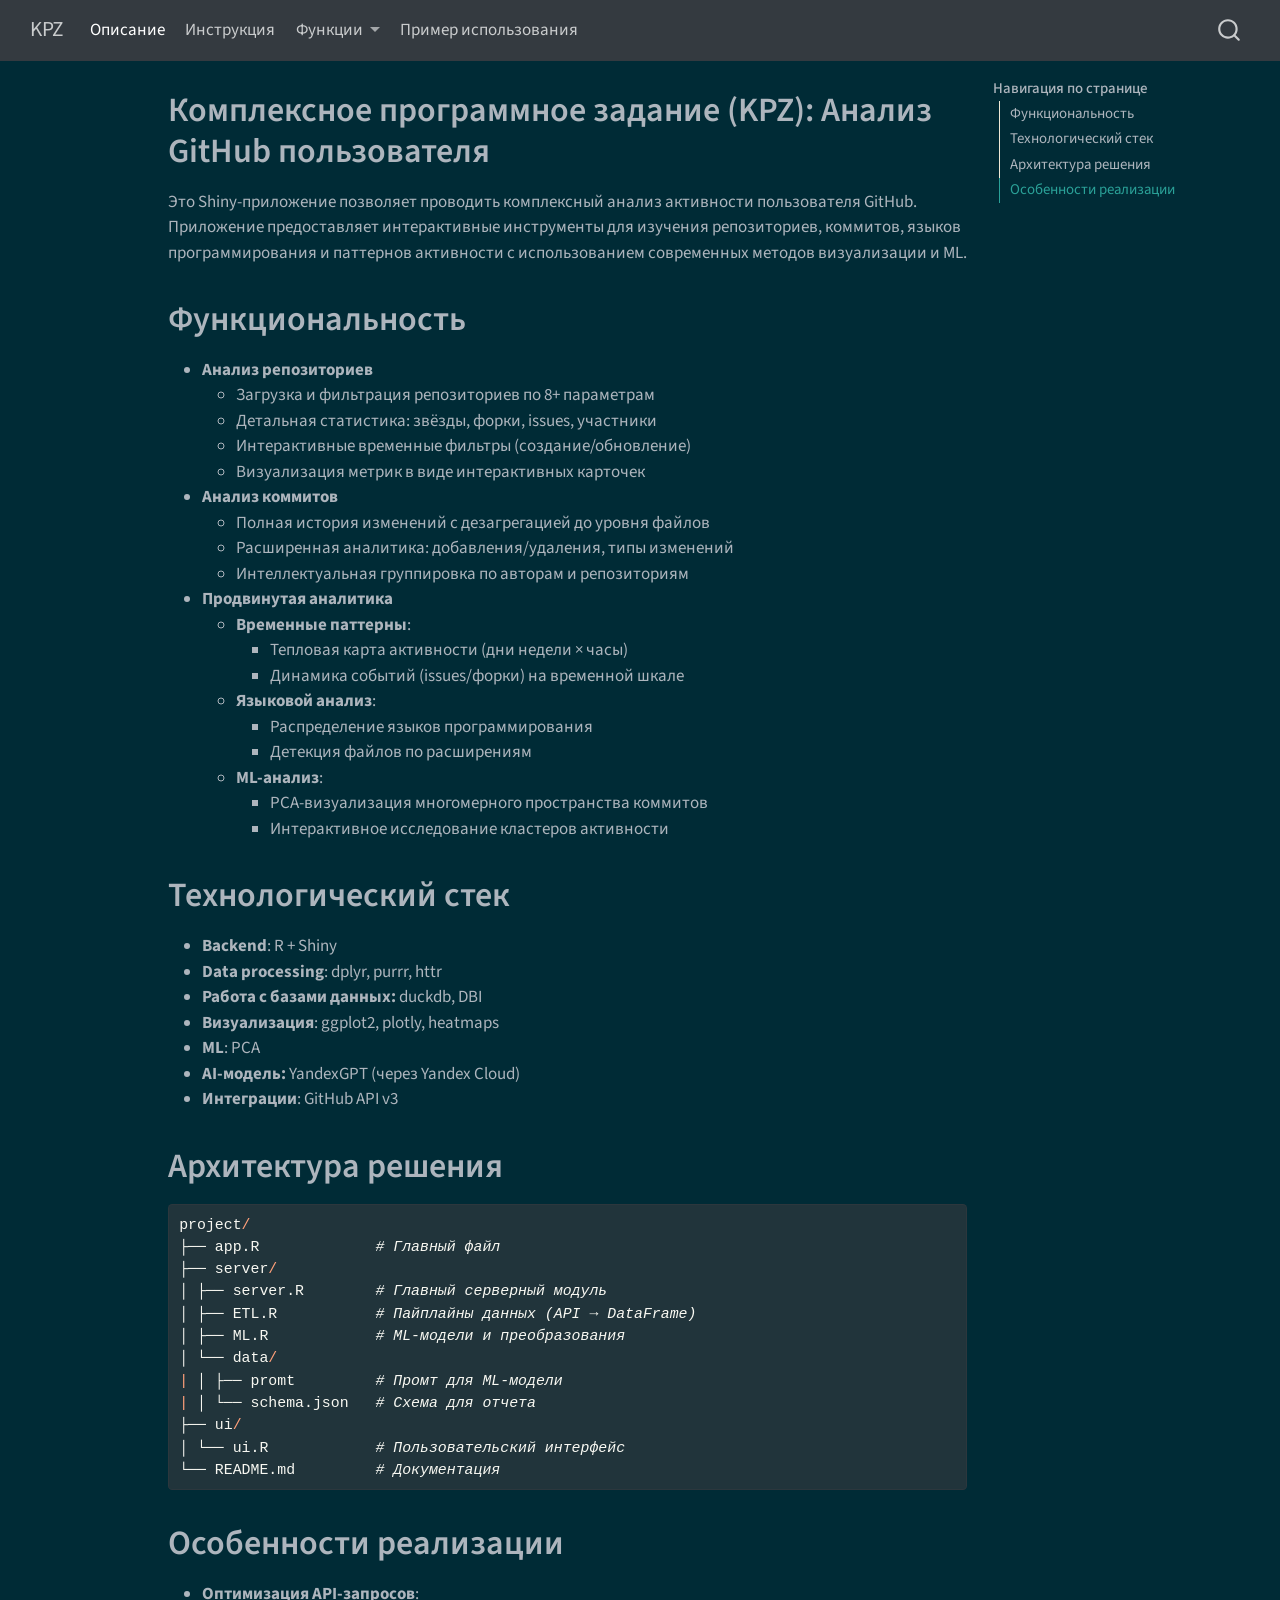
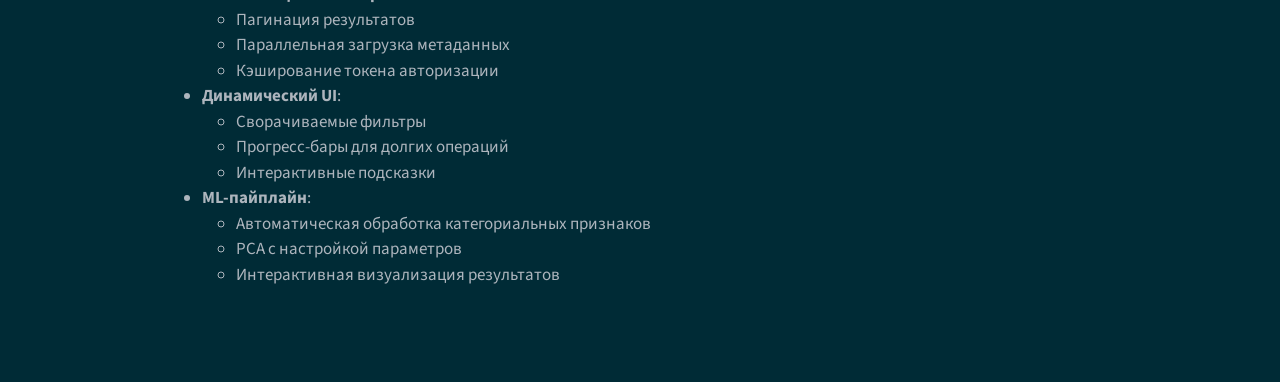
<file: docs/index.html>
<!DOCTYPE html>
<html xmlns="http://www.w3.org/1999/xhtml" lang="en" xml:lang="en"><head>

<meta charset="utf-8">
<meta name="generator" content="quarto-1.6.42">

<meta name="viewport" content="width=device-width, initial-scale=1.0, user-scalable=yes">


<title>Комплексное программное задание (KPZ): Анализ GitHub пользователя – KPZ</title>
<style>
code{white-space: pre-wrap;}
span.smallcaps{font-variant: small-caps;}
div.columns{display: flex; gap: min(4vw, 1.5em);}
div.column{flex: auto; overflow-x: auto;}
div.hanging-indent{margin-left: 1.5em; text-indent: -1.5em;}
ul.task-list{list-style: none;}
ul.task-list li input[type="checkbox"] {
  width: 0.8em;
  margin: 0 0.8em 0.2em -1em; /* quarto-specific, see https://github.com/quarto-dev/quarto-cli/issues/4556 */ 
  vertical-align: middle;
}
/* CSS for syntax highlighting */
pre > code.sourceCode { white-space: pre; position: relative; }
pre > code.sourceCode > span { line-height: 1.25; }
pre > code.sourceCode > span:empty { height: 1.2em; }
.sourceCode { overflow: visible; }
code.sourceCode > span { color: inherit; text-decoration: inherit; }
div.sourceCode { margin: 1em 0; }
pre.sourceCode { margin: 0; }
@media screen {
div.sourceCode { overflow: auto; }
}
@media print {
pre > code.sourceCode { white-space: pre-wrap; }
pre > code.sourceCode > span { display: inline-block; text-indent: -5em; padding-left: 5em; }
}
pre.numberSource code
  { counter-reset: source-line 0; }
pre.numberSource code > span
  { position: relative; left: -4em; counter-increment: source-line; }
pre.numberSource code > span > a:first-child::before
  { content: counter(source-line);
    position: relative; left: -1em; text-align: right; vertical-align: baseline;
    border: none; display: inline-block;
    -webkit-touch-callout: none; -webkit-user-select: none;
    -khtml-user-select: none; -moz-user-select: none;
    -ms-user-select: none; user-select: none;
    padding: 0 4px; width: 4em;
  }
pre.numberSource { margin-left: 3em;  padding-left: 4px; }
div.sourceCode
  {   }
@media screen {
pre > code.sourceCode > span > a:first-child::before { text-decoration: underline; }
}
</style>


<script src="site_libs/quarto-nav/quarto-nav.js"></script>
<script src="site_libs/quarto-nav/headroom.min.js"></script>
<script src="site_libs/clipboard/clipboard.min.js"></script>
<script src="site_libs/quarto-search/autocomplete.umd.js"></script>
<script src="site_libs/quarto-search/fuse.min.js"></script>
<script src="site_libs/quarto-search/quarto-search.js"></script>
<meta name="quarto:offset" content="./">
<script src="site_libs/quarto-html/quarto.js"></script>
<script src="site_libs/quarto-html/popper.min.js"></script>
<script src="site_libs/quarto-html/tippy.umd.min.js"></script>
<script src="site_libs/quarto-html/anchor.min.js"></script>
<link href="site_libs/quarto-html/tippy.css" rel="stylesheet">
<link href="site_libs/quarto-html/quarto-syntax-highlighting-dark-b53751a350365c71b6c909e95f209ed1.css" rel="stylesheet" id="quarto-text-highlighting-styles">
<script src="site_libs/bootstrap/bootstrap.min.js"></script>
<link href="site_libs/bootstrap/bootstrap-icons.css" rel="stylesheet">
<link href="site_libs/bootstrap/bootstrap-facd30bd6cd4d5c9567c8a5b7d77199b.min.css" rel="stylesheet" append-hash="true" id="quarto-bootstrap" data-mode="dark">
<script id="quarto-search-options" type="application/json">{
  "location": "navbar",
  "copy-button": false,
  "collapse-after": 3,
  "panel-placement": "end",
  "type": "overlay",
  "limit": 50,
  "keyboard-shortcut": [
    "f",
    "/",
    "s"
  ],
  "show-item-context": false,
  "language": {
    "search-no-results-text": "No results",
    "search-matching-documents-text": "matching documents",
    "search-copy-link-title": "Copy link to search",
    "search-hide-matches-text": "Hide additional matches",
    "search-more-match-text": "more match in this document",
    "search-more-matches-text": "more matches in this document",
    "search-clear-button-title": "Clear",
    "search-text-placeholder": "",
    "search-detached-cancel-button-title": "Cancel",
    "search-submit-button-title": "Submit",
    "search-label": "Search"
  }
}</script>


<link rel="stylesheet" href="styles.css">
</head>

<body class="nav-fixed">

<div id="quarto-search-results"></div>
  <header id="quarto-header" class="headroom fixed-top">
    <nav class="navbar navbar-expand-lg " data-bs-theme="dark">
      <div class="navbar-container container-fluid">
      <div class="navbar-brand-container mx-auto">
    <a class="navbar-brand" href="./index.html">
    <span class="navbar-title">KPZ</span>
    </a>
  </div>
            <div id="quarto-search" class="" title="Search"></div>
          <button class="navbar-toggler" type="button" data-bs-toggle="collapse" data-bs-target="#navbarCollapse" aria-controls="navbarCollapse" role="menu" aria-expanded="false" aria-label="Toggle navigation" onclick="if (window.quartoToggleHeadroom) { window.quartoToggleHeadroom(); }">
  <span class="navbar-toggler-icon"></span>
</button>
          <div class="collapse navbar-collapse" id="navbarCollapse">
            <ul class="navbar-nav navbar-nav-scroll me-auto">
  <li class="nav-item">
    <a class="nav-link active" href="./index.html" aria-current="page"> 
<span class="menu-text">Описание</span></a>
  </li>  
  <li class="nav-item">
    <a class="nav-link" href="./install.html"> 
<span class="menu-text">Инструкция</span></a>
  </li>  
  <li class="nav-item dropdown ">
    <a class="nav-link dropdown-toggle" href="#" id="nav-menu-" role="link" data-bs-toggle="dropdown" aria-expanded="false">
 <span class="menu-text">Функции</span>
    </a>
    <ul class="dropdown-menu" aria-labelledby="nav-menu-">    
        <li>
    <a class="dropdown-item" href="./ML.html">
 <span class="dropdown-text">Фаза ML</span></a>
  </li>  
        <li>
    <a class="dropdown-item" href="./ETL.html">
 <span class="dropdown-text">Фаза ETL</span></a>
  </li>  
        <li>
    <a class="dropdown-item" href="./server.html">
 <span class="dropdown-text">Сервер</span></a>
  </li>  
    </ul>
  </li>
  <li class="nav-item">
    <a class="nav-link" href="./example.html"> 
<span class="menu-text">Пример использования</span></a>
  </li>  
</ul>
          </div> <!-- /navcollapse -->
            <div class="quarto-navbar-tools">
</div>
      </div> <!-- /container-fluid -->
    </nav>
</header>
<!-- content -->
<div id="quarto-content" class="quarto-container page-columns page-rows-contents page-layout-article page-navbar">
<!-- sidebar -->
<!-- margin-sidebar -->
    <div id="quarto-margin-sidebar" class="sidebar margin-sidebar">
        <nav id="TOC" role="doc-toc" class="toc-active">
    <h2 id="toc-title">Навигация по странице</h2>
   
  <ul>
  <li><a href="#функциональность" id="toc-функциональность" class="nav-link active" data-scroll-target="#функциональность">Функциональность</a></li>
  <li><a href="#технологический-стек" id="toc-технологический-стек" class="nav-link" data-scroll-target="#технологический-стек">Технологический стек</a></li>
  <li><a href="#архитектура-решения" id="toc-архитектура-решения" class="nav-link" data-scroll-target="#архитектура-решения">Архитектура решения</a></li>
  <li><a href="#особенности-реализации" id="toc-особенности-реализации" class="nav-link" data-scroll-target="#особенности-реализации">Особенности реализации</a></li>
  </ul>
</nav>
    </div>
<!-- main -->
<main class="content" id="quarto-document-content">

<header id="title-block-header" class="quarto-title-block default">
<div class="quarto-title">
<h1 class="title">Комплексное программное задание (KPZ): Анализ GitHub пользователя</h1>
</div>



<div class="quarto-title-meta">

    
  
    
  </div>
  


</header>


<p>Это Shiny-приложение позволяет проводить комплексный анализ активности пользователя GitHub. Приложение предоставляет интерактивные инструменты для изучения репозиториев, коммитов, языков программирования и паттернов активности с использованием современных методов визуализации и ML.</p>
<section id="функциональность" class="level1">
<h1>Функциональность</h1>
<ul>
<li><strong>Анализ репозиториев</strong>
<ul>
<li>Загрузка и фильтрация репозиториев по 8+ параметрам</li>
<li>Детальная статистика: звёзды, форки, issues, участники</li>
<li>Интерактивные временные фильтры (создание/обновление)</li>
<li>Визуализация метрик в виде интерактивных карточек</li>
</ul></li>
<li><strong>Анализ коммитов</strong>
<ul>
<li>Полная история изменений с дезагрегацией до уровня файлов</li>
<li>Расширенная аналитика: добавления/удаления, типы изменений</li>
<li>Интеллектуальная группировка по авторам и репозиториям</li>
</ul></li>
<li><strong>Продвинутая аналитика</strong>
<ul>
<li><strong>Временные паттерны</strong>:
<ul>
<li>Тепловая карта активности (дни недели × часы)</li>
<li>Динамика событий (issues/форки) на временной шкале</li>
</ul></li>
<li><strong>Языковой анализ</strong>:
<ul>
<li>Распределение языков программирования</li>
<li>Детекция файлов по расширениям</li>
</ul></li>
<li><strong>ML-анализ</strong>:
<ul>
<li>PCA-визуализация многомерного пространства коммитов</li>
<li>Интерактивное исследование кластеров активности</li>
</ul></li>
</ul></li>
</ul>
</section>
<section id="технологический-стек" class="level1">
<h1>Технологический стек</h1>
<ul>
<li><strong>Backend</strong>: R + Shiny</li>
<li><strong>Data processing</strong>: dplyr, purrr, httr</li>
<li><strong>Работа с базами данных:</strong> duckdb, DBI</li>
<li><strong>Визуализация</strong>: ggplot2, plotly, heatmaps</li>
<li><strong>ML</strong>: PCA</li>
<li><strong>AI-модель:</strong> YandexGPT (через Yandex Cloud)</li>
<li><strong>Интеграции</strong>: GitHub API v3</li>
</ul>
</section>
<section id="архитектура-решения" class="level1">
<h1>Архитектура решения</h1>
<div class="sourceCode" id="cb1"><pre class="sourceCode s code-with-copy"><code class="sourceCode gnuassembler"><span id="cb1-1"><a href="#cb1-1" aria-hidden="true" tabindex="-1"></a>project<span class="op">/</span> </span>
<span id="cb1-2"><a href="#cb1-2" aria-hidden="true" tabindex="-1"></a>├── app.R             <span class="co"># Главный файл</span></span>
<span id="cb1-3"><a href="#cb1-3" aria-hidden="true" tabindex="-1"></a>├── server<span class="op">/</span></span>
<span id="cb1-4"><a href="#cb1-4" aria-hidden="true" tabindex="-1"></a>│ ├── server.R        <span class="co"># Главный серверный модуль</span></span>
<span id="cb1-5"><a href="#cb1-5" aria-hidden="true" tabindex="-1"></a>│ ├── ETL.R           <span class="co"># Пайплайны данных (API → DataFrame)</span></span>
<span id="cb1-6"><a href="#cb1-6" aria-hidden="true" tabindex="-1"></a>│ ├── ML.R            <span class="co"># ML-модели и преобразования</span></span>
<span id="cb1-7"><a href="#cb1-7" aria-hidden="true" tabindex="-1"></a>│ └── data<span class="op">/</span>  </span>
<span id="cb1-8"><a href="#cb1-8" aria-hidden="true" tabindex="-1"></a><span class="op">|</span> │ ├── promt         <span class="co"># Промт для ML-модели </span></span>
<span id="cb1-9"><a href="#cb1-9" aria-hidden="true" tabindex="-1"></a><span class="op">|</span> │ └── schema.json   <span class="co"># Схема для отчета</span></span>
<span id="cb1-10"><a href="#cb1-10" aria-hidden="true" tabindex="-1"></a>├── ui<span class="op">/</span></span>
<span id="cb1-11"><a href="#cb1-11" aria-hidden="true" tabindex="-1"></a>│ └── ui.R            <span class="co"># Пользовательский интерфейс</span></span>
<span id="cb1-12"><a href="#cb1-12" aria-hidden="true" tabindex="-1"></a>└── README.md         <span class="co"># Документация</span></span></code><button title="Copy to Clipboard" class="code-copy-button"><i class="bi"></i></button></pre></div>
</section>
<section id="особенности-реализации" class="level1">
<h1>Особенности реализации</h1>
<ul>
<li><strong>Оптимизация API-запросов</strong>:
<ul>
<li>Пагинация результатов</li>
<li>Параллельная загрузка метаданных</li>
<li>Кэширование токена авторизации</li>
</ul></li>
<li><strong>Динамический UI</strong>:
<ul>
<li>Сворачиваемые фильтры</li>
<li>Прогресс-бары для долгих операций</li>
<li>Интерактивные подсказки</li>
</ul></li>
<li><strong>ML-пайплайн</strong>:
<ul>
<li>Автоматическая обработка категориальных признаков</li>
<li>PCA с настройкой параметров</li>
<li>Интерактивная визуализация результатов</li>
</ul></li>
</ul>


</section>

</main> <!-- /main -->
<script id="quarto-html-after-body" type="application/javascript">
window.document.addEventListener("DOMContentLoaded", function (event) {
  const toggleBodyColorMode = (bsSheetEl) => {
    const mode = bsSheetEl.getAttribute("data-mode");
    const bodyEl = window.document.querySelector("body");
    if (mode === "dark") {
      bodyEl.classList.add("quarto-dark");
      bodyEl.classList.remove("quarto-light");
    } else {
      bodyEl.classList.add("quarto-light");
      bodyEl.classList.remove("quarto-dark");
    }
  }
  const toggleBodyColorPrimary = () => {
    const bsSheetEl = window.document.querySelector("link#quarto-bootstrap");
    if (bsSheetEl) {
      toggleBodyColorMode(bsSheetEl);
    }
  }
  toggleBodyColorPrimary();  
  const icon = "";
  const anchorJS = new window.AnchorJS();
  anchorJS.options = {
    placement: 'right',
    icon: icon
  };
  anchorJS.add('.anchored');
  const isCodeAnnotation = (el) => {
    for (const clz of el.classList) {
      if (clz.startsWith('code-annotation-')) {                     
        return true;
      }
    }
    return false;
  }
  const onCopySuccess = function(e) {
    // button target
    const button = e.trigger;
    // don't keep focus
    button.blur();
    // flash "checked"
    button.classList.add('code-copy-button-checked');
    var currentTitle = button.getAttribute("title");
    button.setAttribute("title", "Copied!");
    let tooltip;
    if (window.bootstrap) {
      button.setAttribute("data-bs-toggle", "tooltip");
      button.setAttribute("data-bs-placement", "left");
      button.setAttribute("data-bs-title", "Copied!");
      tooltip = new bootstrap.Tooltip(button, 
        { trigger: "manual", 
          customClass: "code-copy-button-tooltip",
          offset: [0, -8]});
      tooltip.show();    
    }
    setTimeout(function() {
      if (tooltip) {
        tooltip.hide();
        button.removeAttribute("data-bs-title");
        button.removeAttribute("data-bs-toggle");
        button.removeAttribute("data-bs-placement");
      }
      button.setAttribute("title", currentTitle);
      button.classList.remove('code-copy-button-checked');
    }, 1000);
    // clear code selection
    e.clearSelection();
  }
  const getTextToCopy = function(trigger) {
      const codeEl = trigger.previousElementSibling.cloneNode(true);
      for (const childEl of codeEl.children) {
        if (isCodeAnnotation(childEl)) {
          childEl.remove();
        }
      }
      return codeEl.innerText;
  }
  const clipboard = new window.ClipboardJS('.code-copy-button:not([data-in-quarto-modal])', {
    text: getTextToCopy
  });
  clipboard.on('success', onCopySuccess);
  if (window.document.getElementById('quarto-embedded-source-code-modal')) {
    const clipboardModal = new window.ClipboardJS('.code-copy-button[data-in-quarto-modal]', {
      text: getTextToCopy,
      container: window.document.getElementById('quarto-embedded-source-code-modal')
    });
    clipboardModal.on('success', onCopySuccess);
  }
    var localhostRegex = new RegExp(/^(?:http|https):\/\/localhost\:?[0-9]*\//);
    var mailtoRegex = new RegExp(/^mailto:/);
      var filterRegex = new RegExp('/' + window.location.host + '/');
    var isInternal = (href) => {
        return filterRegex.test(href) || localhostRegex.test(href) || mailtoRegex.test(href);
    }
    // Inspect non-navigation links and adorn them if external
 	var links = window.document.querySelectorAll('a[href]:not(.nav-link):not(.navbar-brand):not(.toc-action):not(.sidebar-link):not(.sidebar-item-toggle):not(.pagination-link):not(.no-external):not([aria-hidden]):not(.dropdown-item):not(.quarto-navigation-tool):not(.about-link)');
    for (var i=0; i<links.length; i++) {
      const link = links[i];
      if (!isInternal(link.href)) {
        // undo the damage that might have been done by quarto-nav.js in the case of
        // links that we want to consider external
        if (link.dataset.originalHref !== undefined) {
          link.href = link.dataset.originalHref;
        }
      }
    }
  function tippyHover(el, contentFn, onTriggerFn, onUntriggerFn) {
    const config = {
      allowHTML: true,
      maxWidth: 500,
      delay: 100,
      arrow: false,
      appendTo: function(el) {
          return el.parentElement;
      },
      interactive: true,
      interactiveBorder: 10,
      theme: 'quarto',
      placement: 'bottom-start',
    };
    if (contentFn) {
      config.content = contentFn;
    }
    if (onTriggerFn) {
      config.onTrigger = onTriggerFn;
    }
    if (onUntriggerFn) {
      config.onUntrigger = onUntriggerFn;
    }
    window.tippy(el, config); 
  }
  const noterefs = window.document.querySelectorAll('a[role="doc-noteref"]');
  for (var i=0; i<noterefs.length; i++) {
    const ref = noterefs[i];
    tippyHover(ref, function() {
      // use id or data attribute instead here
      let href = ref.getAttribute('data-footnote-href') || ref.getAttribute('href');
      try { href = new URL(href).hash; } catch {}
      const id = href.replace(/^#\/?/, "");
      const note = window.document.getElementById(id);
      if (note) {
        return note.innerHTML;
      } else {
        return "";
      }
    });
  }
  const xrefs = window.document.querySelectorAll('a.quarto-xref');
  const processXRef = (id, note) => {
    // Strip column container classes
    const stripColumnClz = (el) => {
      el.classList.remove("page-full", "page-columns");
      if (el.children) {
        for (const child of el.children) {
          stripColumnClz(child);
        }
      }
    }
    stripColumnClz(note)
    if (id === null || id.startsWith('sec-')) {
      // Special case sections, only their first couple elements
      const container = document.createElement("div");
      if (note.children && note.children.length > 2) {
        container.appendChild(note.children[0].cloneNode(true));
        for (let i = 1; i < note.children.length; i++) {
          const child = note.children[i];
          if (child.tagName === "P" && child.innerText === "") {
            continue;
          } else {
            container.appendChild(child.cloneNode(true));
            break;
          }
        }
        if (window.Quarto?.typesetMath) {
          window.Quarto.typesetMath(container);
        }
        return container.innerHTML
      } else {
        if (window.Quarto?.typesetMath) {
          window.Quarto.typesetMath(note);
        }
        return note.innerHTML;
      }
    } else {
      // Remove any anchor links if they are present
      const anchorLink = note.querySelector('a.anchorjs-link');
      if (anchorLink) {
        anchorLink.remove();
      }
      if (window.Quarto?.typesetMath) {
        window.Quarto.typesetMath(note);
      }
      if (note.classList.contains("callout")) {
        return note.outerHTML;
      } else {
        return note.innerHTML;
      }
    }
  }
  for (var i=0; i<xrefs.length; i++) {
    const xref = xrefs[i];
    tippyHover(xref, undefined, function(instance) {
      instance.disable();
      let url = xref.getAttribute('href');
      let hash = undefined; 
      if (url.startsWith('#')) {
        hash = url;
      } else {
        try { hash = new URL(url).hash; } catch {}
      }
      if (hash) {
        const id = hash.replace(/^#\/?/, "");
        const note = window.document.getElementById(id);
        if (note !== null) {
          try {
            const html = processXRef(id, note.cloneNode(true));
            instance.setContent(html);
          } finally {
            instance.enable();
            instance.show();
          }
        } else {
          // See if we can fetch this
          fetch(url.split('#')[0])
          .then(res => res.text())
          .then(html => {
            const parser = new DOMParser();
            const htmlDoc = parser.parseFromString(html, "text/html");
            const note = htmlDoc.getElementById(id);
            if (note !== null) {
              const html = processXRef(id, note);
              instance.setContent(html);
            } 
          }).finally(() => {
            instance.enable();
            instance.show();
          });
        }
      } else {
        // See if we can fetch a full url (with no hash to target)
        // This is a special case and we should probably do some content thinning / targeting
        fetch(url)
        .then(res => res.text())
        .then(html => {
          const parser = new DOMParser();
          const htmlDoc = parser.parseFromString(html, "text/html");
          const note = htmlDoc.querySelector('main.content');
          if (note !== null) {
            // This should only happen for chapter cross references
            // (since there is no id in the URL)
            // remove the first header
            if (note.children.length > 0 && note.children[0].tagName === "HEADER") {
              note.children[0].remove();
            }
            const html = processXRef(null, note);
            instance.setContent(html);
          } 
        }).finally(() => {
          instance.enable();
          instance.show();
        });
      }
    }, function(instance) {
    });
  }
      let selectedAnnoteEl;
      const selectorForAnnotation = ( cell, annotation) => {
        let cellAttr = 'data-code-cell="' + cell + '"';
        let lineAttr = 'data-code-annotation="' +  annotation + '"';
        const selector = 'span[' + cellAttr + '][' + lineAttr + ']';
        return selector;
      }
      const selectCodeLines = (annoteEl) => {
        const doc = window.document;
        const targetCell = annoteEl.getAttribute("data-target-cell");
        const targetAnnotation = annoteEl.getAttribute("data-target-annotation");
        const annoteSpan = window.document.querySelector(selectorForAnnotation(targetCell, targetAnnotation));
        const lines = annoteSpan.getAttribute("data-code-lines").split(",");
        const lineIds = lines.map((line) => {
          return targetCell + "-" + line;
        })
        let top = null;
        let height = null;
        let parent = null;
        if (lineIds.length > 0) {
            //compute the position of the single el (top and bottom and make a div)
            const el = window.document.getElementById(lineIds[0]);
            top = el.offsetTop;
            height = el.offsetHeight;
            parent = el.parentElement.parentElement;
          if (lineIds.length > 1) {
            const lastEl = window.document.getElementById(lineIds[lineIds.length - 1]);
            const bottom = lastEl.offsetTop + lastEl.offsetHeight;
            height = bottom - top;
          }
          if (top !== null && height !== null && parent !== null) {
            // cook up a div (if necessary) and position it 
            let div = window.document.getElementById("code-annotation-line-highlight");
            if (div === null) {
              div = window.document.createElement("div");
              div.setAttribute("id", "code-annotation-line-highlight");
              div.style.position = 'absolute';
              parent.appendChild(div);
            }
            div.style.top = top - 2 + "px";
            div.style.height = height + 4 + "px";
            div.style.left = 0;
            let gutterDiv = window.document.getElementById("code-annotation-line-highlight-gutter");
            if (gutterDiv === null) {
              gutterDiv = window.document.createElement("div");
              gutterDiv.setAttribute("id", "code-annotation-line-highlight-gutter");
              gutterDiv.style.position = 'absolute';
              const codeCell = window.document.getElementById(targetCell);
              const gutter = codeCell.querySelector('.code-annotation-gutter');
              gutter.appendChild(gutterDiv);
            }
            gutterDiv.style.top = top - 2 + "px";
            gutterDiv.style.height = height + 4 + "px";
          }
          selectedAnnoteEl = annoteEl;
        }
      };
      const unselectCodeLines = () => {
        const elementsIds = ["code-annotation-line-highlight", "code-annotation-line-highlight-gutter"];
        elementsIds.forEach((elId) => {
          const div = window.document.getElementById(elId);
          if (div) {
            div.remove();
          }
        });
        selectedAnnoteEl = undefined;
      };
        // Handle positioning of the toggle
    window.addEventListener(
      "resize",
      throttle(() => {
        elRect = undefined;
        if (selectedAnnoteEl) {
          selectCodeLines(selectedAnnoteEl);
        }
      }, 10)
    );
    function throttle(fn, ms) {
    let throttle = false;
    let timer;
      return (...args) => {
        if(!throttle) { // first call gets through
            fn.apply(this, args);
            throttle = true;
        } else { // all the others get throttled
            if(timer) clearTimeout(timer); // cancel #2
            timer = setTimeout(() => {
              fn.apply(this, args);
              timer = throttle = false;
            }, ms);
        }
      };
    }
      // Attach click handler to the DT
      const annoteDls = window.document.querySelectorAll('dt[data-target-cell]');
      for (const annoteDlNode of annoteDls) {
        annoteDlNode.addEventListener('click', (event) => {
          const clickedEl = event.target;
          if (clickedEl !== selectedAnnoteEl) {
            unselectCodeLines();
            const activeEl = window.document.querySelector('dt[data-target-cell].code-annotation-active');
            if (activeEl) {
              activeEl.classList.remove('code-annotation-active');
            }
            selectCodeLines(clickedEl);
            clickedEl.classList.add('code-annotation-active');
          } else {
            // Unselect the line
            unselectCodeLines();
            clickedEl.classList.remove('code-annotation-active');
          }
        });
      }
  const findCites = (el) => {
    const parentEl = el.parentElement;
    if (parentEl) {
      const cites = parentEl.dataset.cites;
      if (cites) {
        return {
          el,
          cites: cites.split(' ')
        };
      } else {
        return findCites(el.parentElement)
      }
    } else {
      return undefined;
    }
  };
  var bibliorefs = window.document.querySelectorAll('a[role="doc-biblioref"]');
  for (var i=0; i<bibliorefs.length; i++) {
    const ref = bibliorefs[i];
    const citeInfo = findCites(ref);
    if (citeInfo) {
      tippyHover(citeInfo.el, function() {
        var popup = window.document.createElement('div');
        citeInfo.cites.forEach(function(cite) {
          var citeDiv = window.document.createElement('div');
          citeDiv.classList.add('hanging-indent');
          citeDiv.classList.add('csl-entry');
          var biblioDiv = window.document.getElementById('ref-' + cite);
          if (biblioDiv) {
            citeDiv.innerHTML = biblioDiv.innerHTML;
          }
          popup.appendChild(citeDiv);
        });
        return popup.innerHTML;
      });
    }
  }
});
</script>
</div> <!-- /content -->




</body></html>
</file>
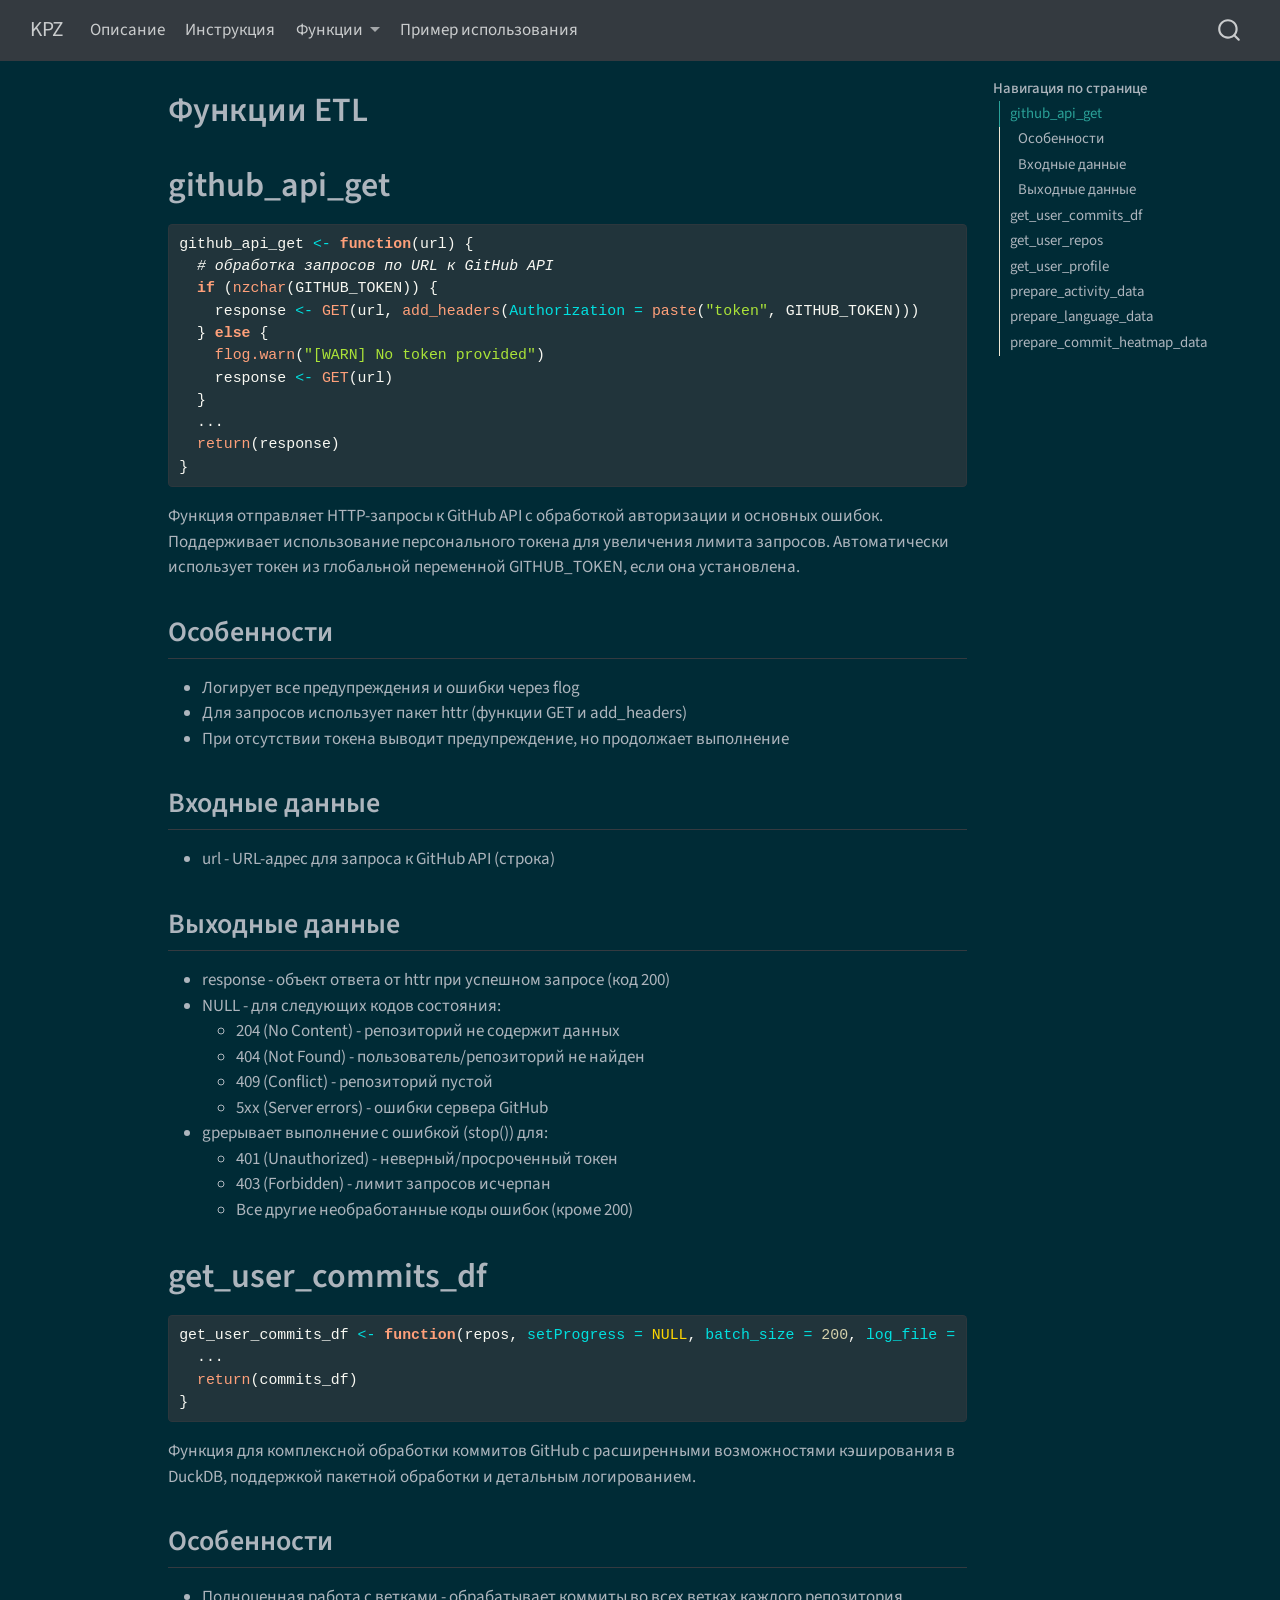
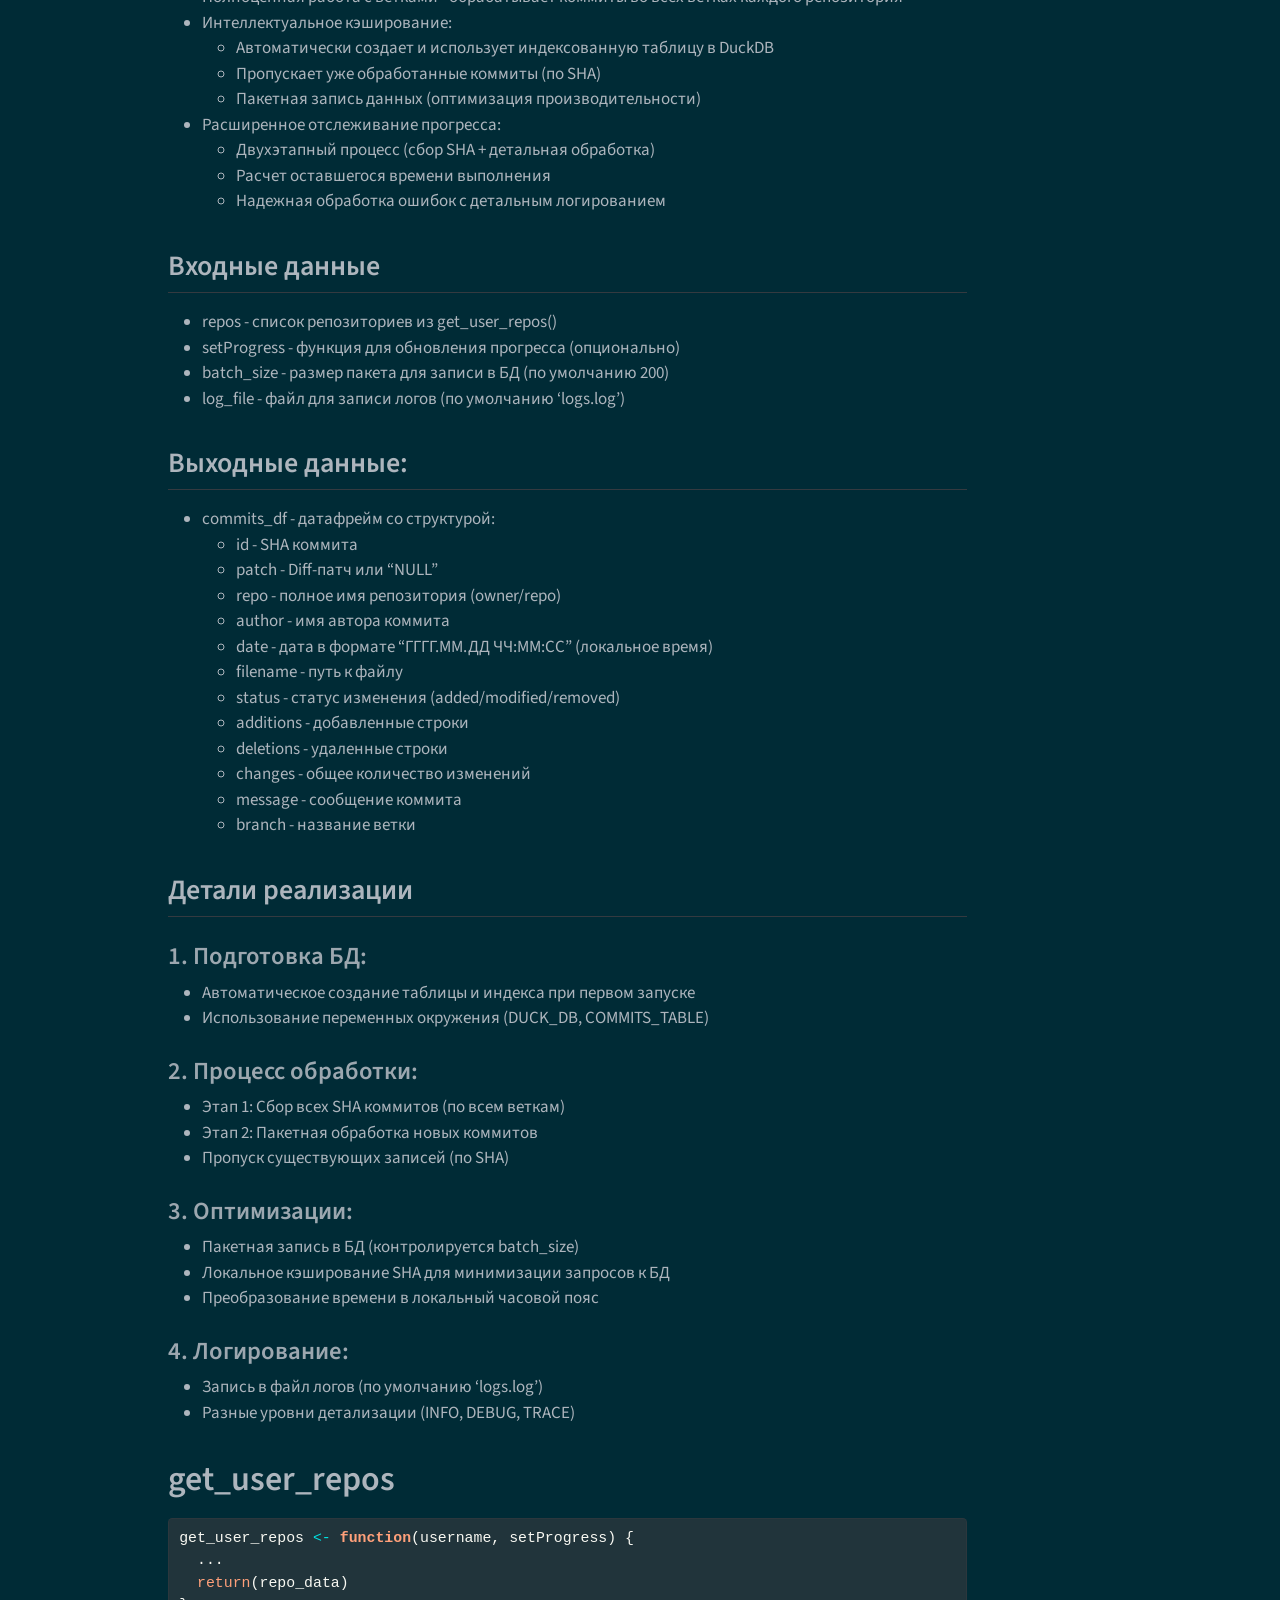
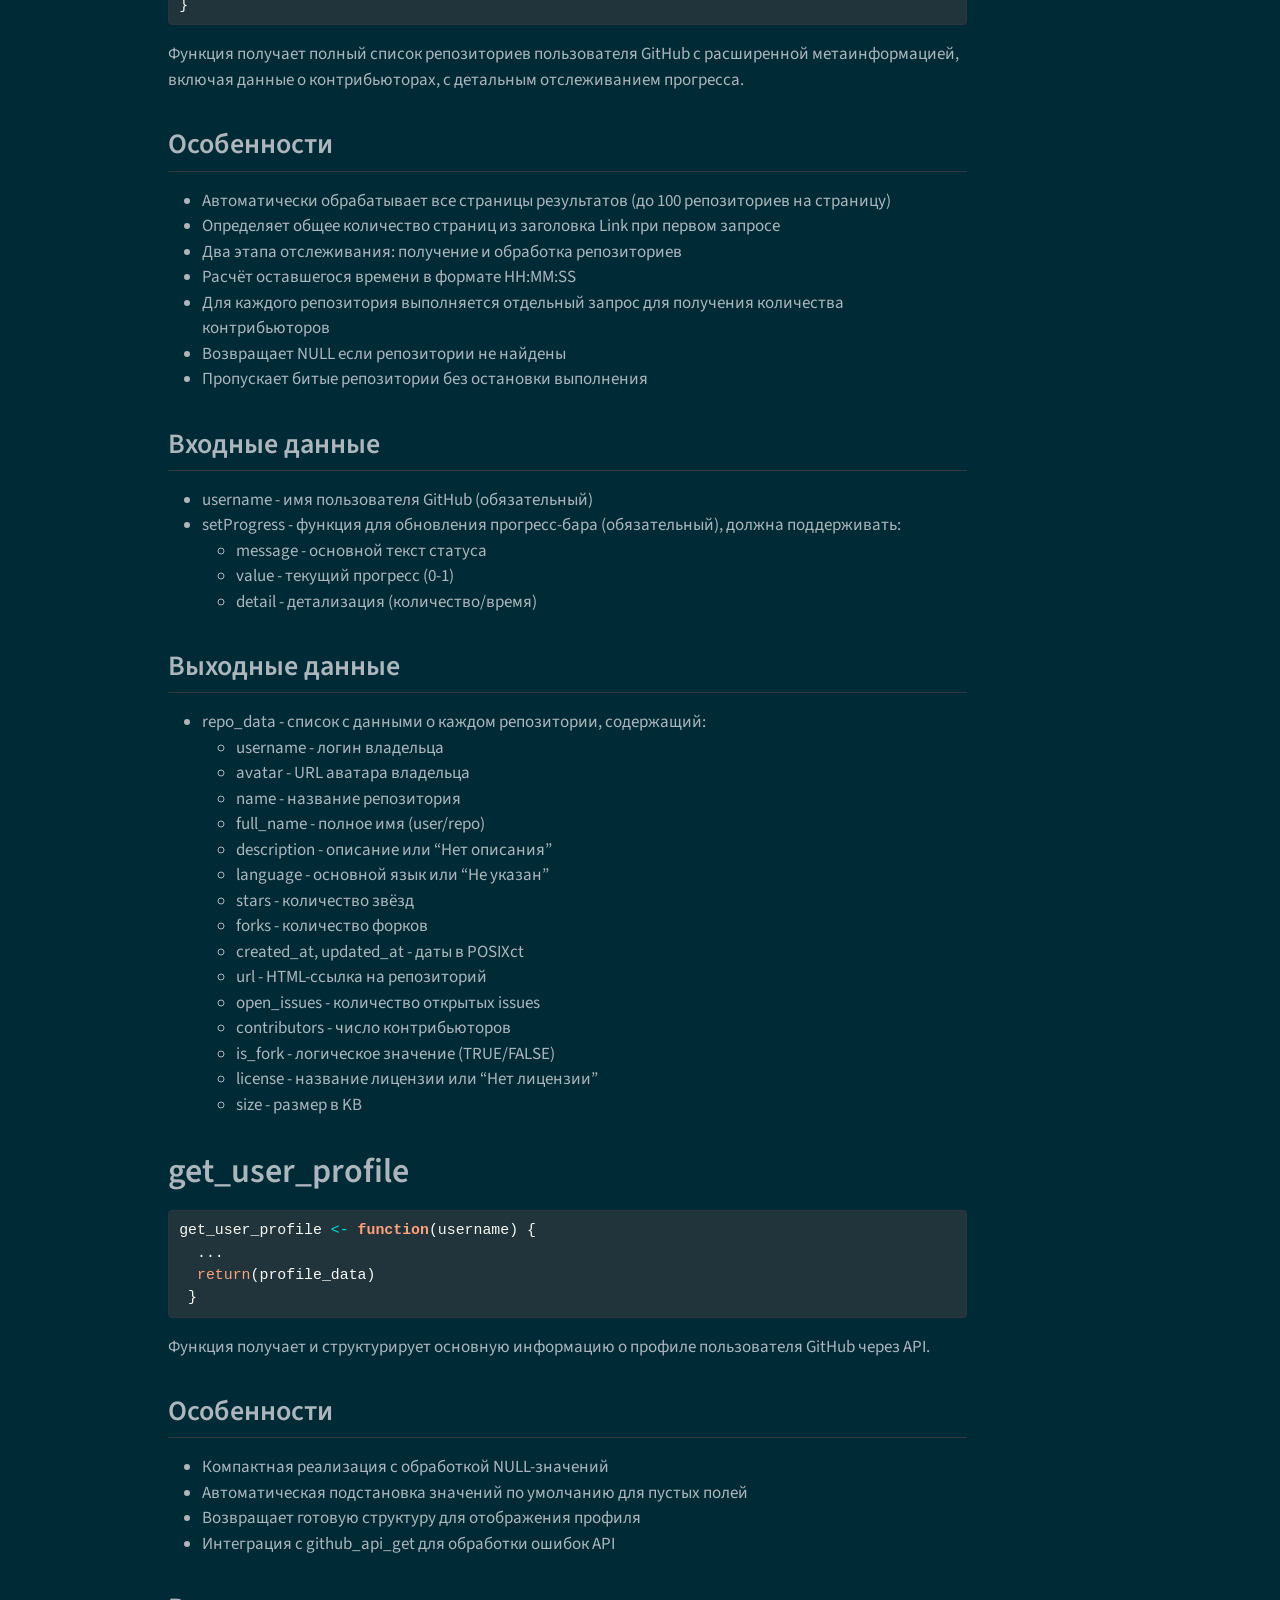
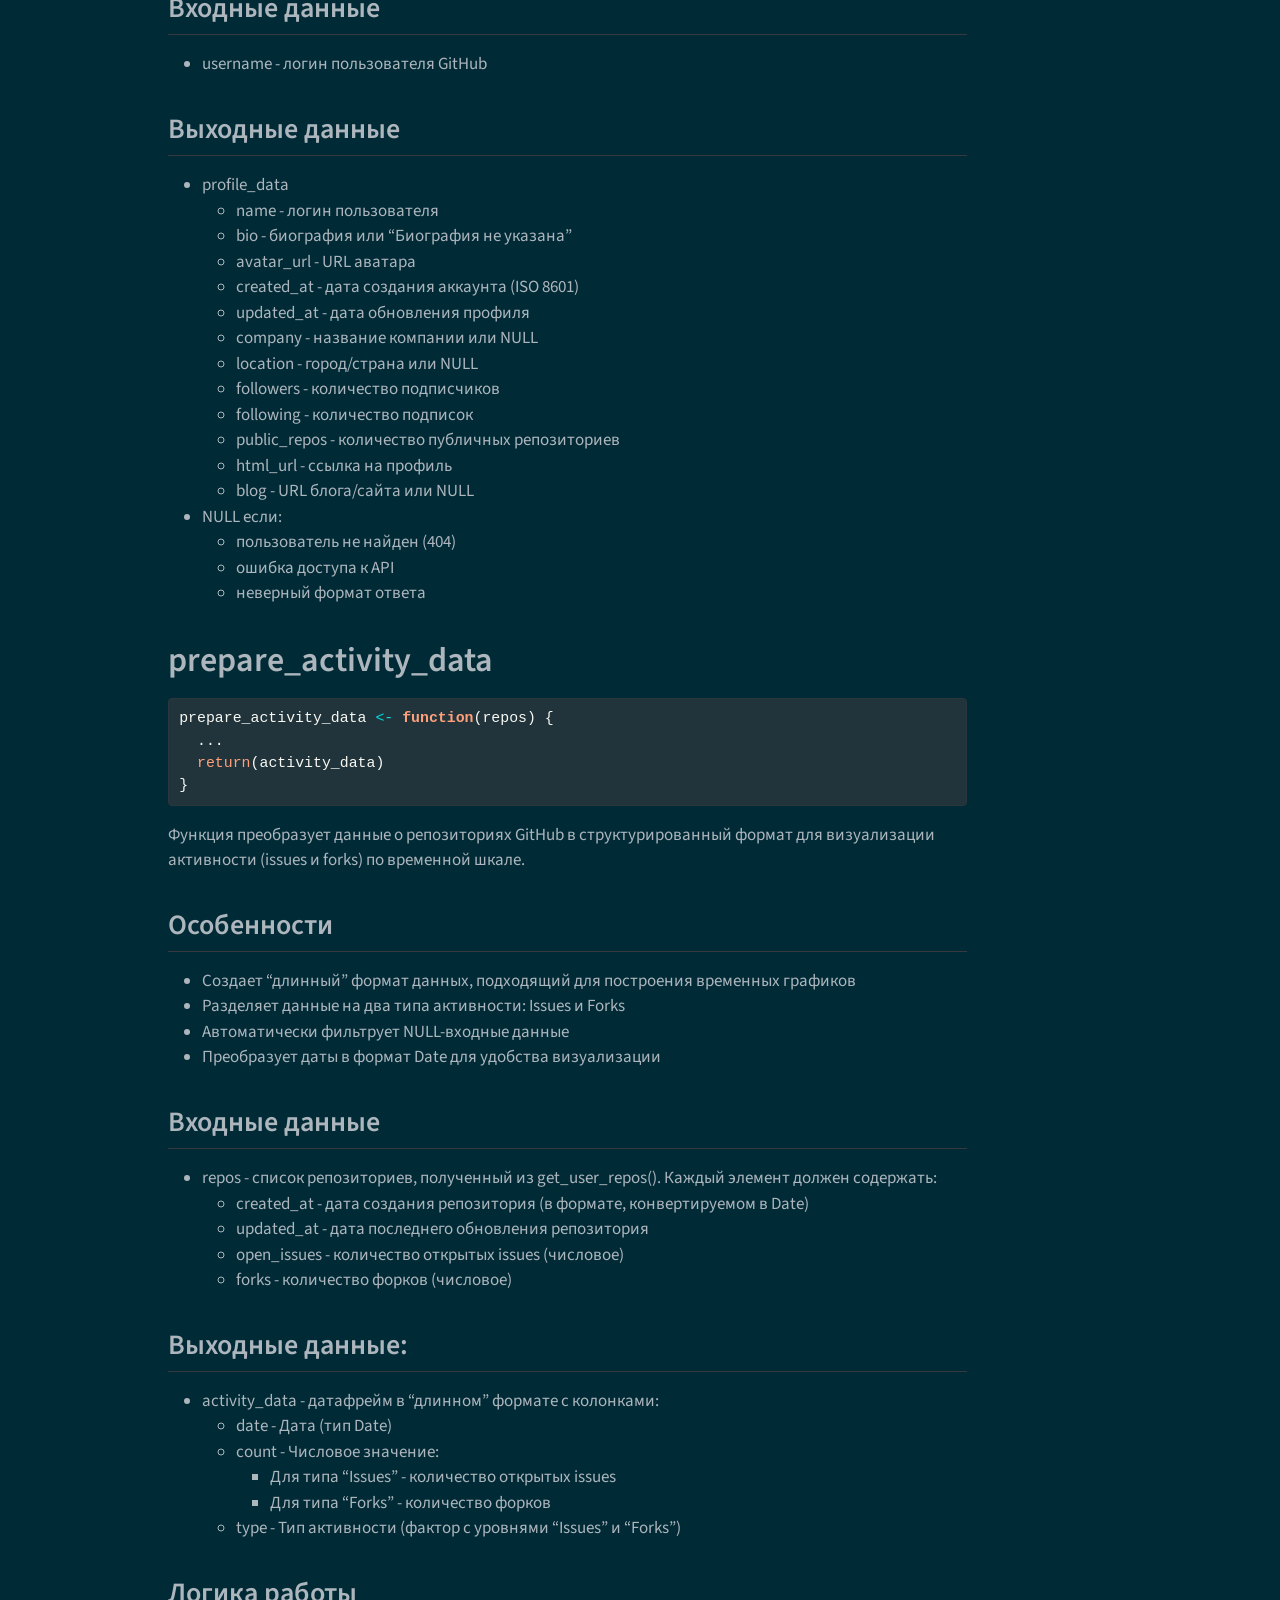
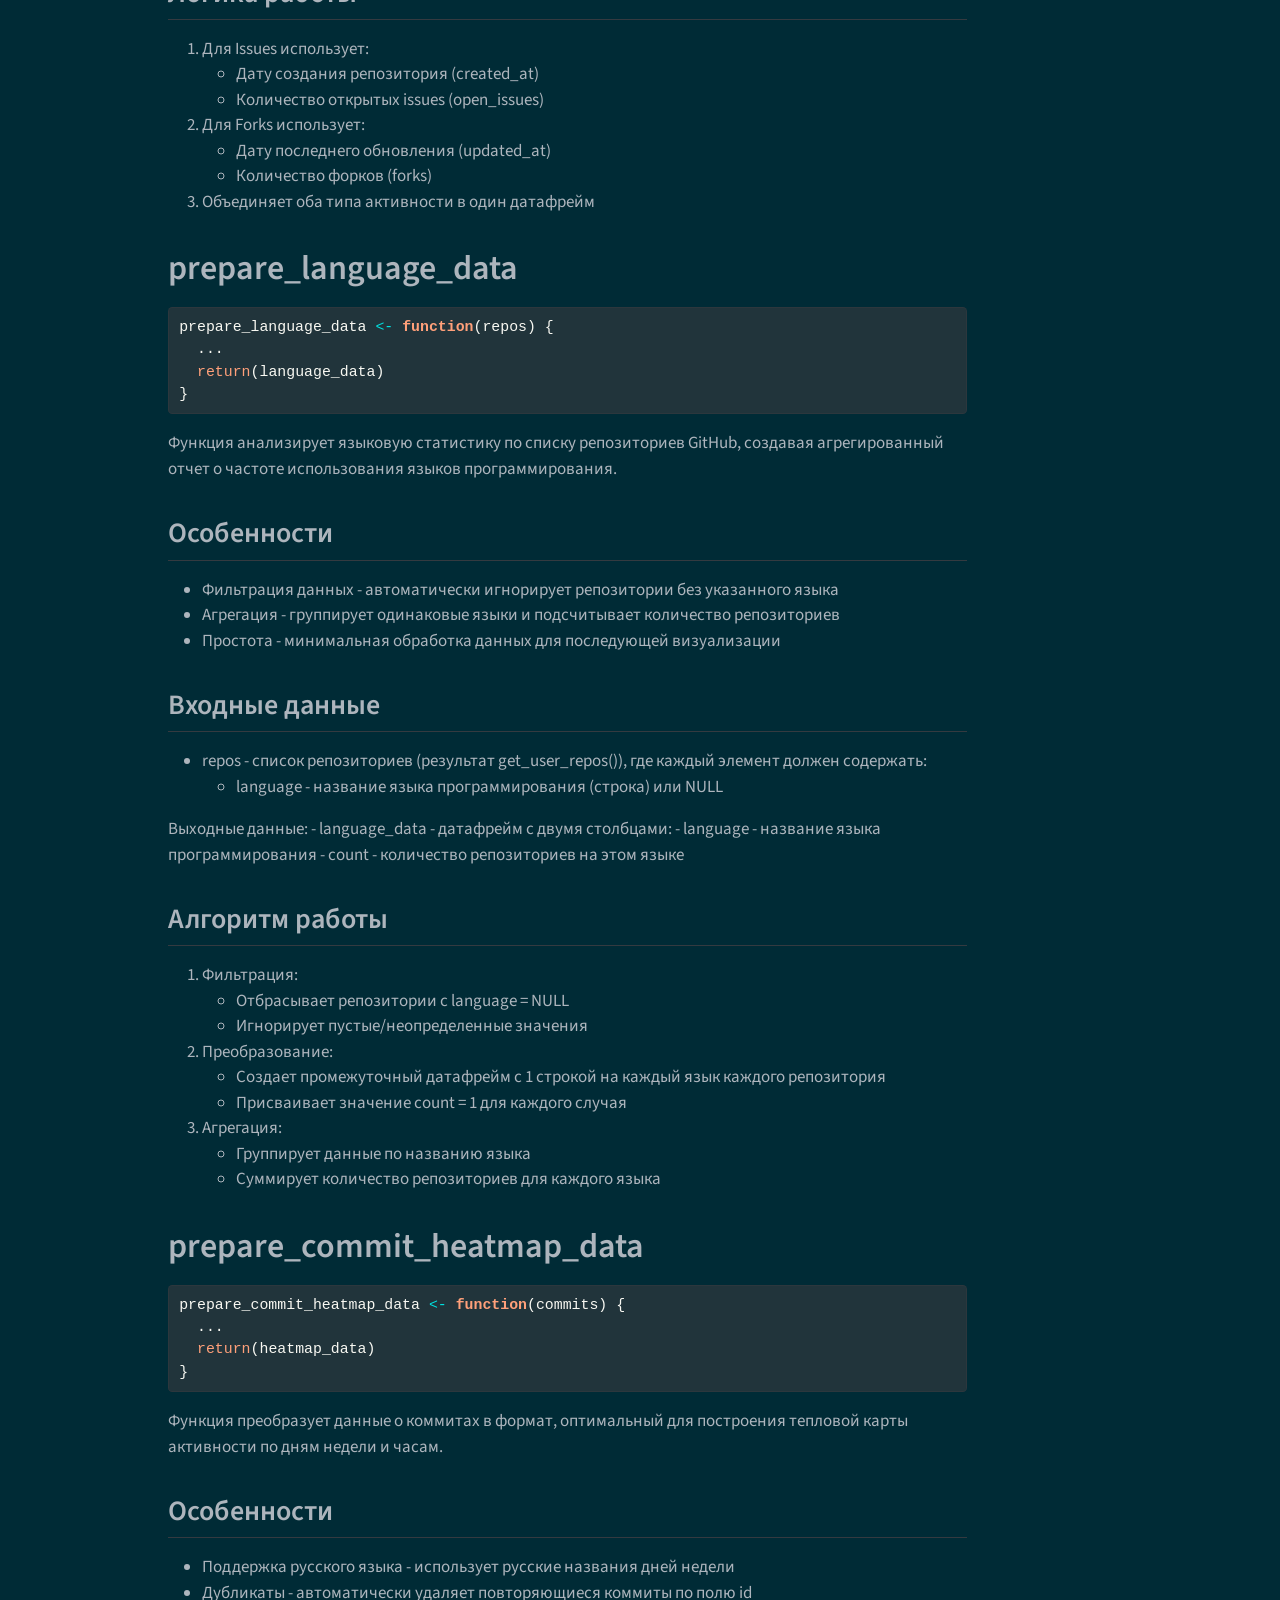
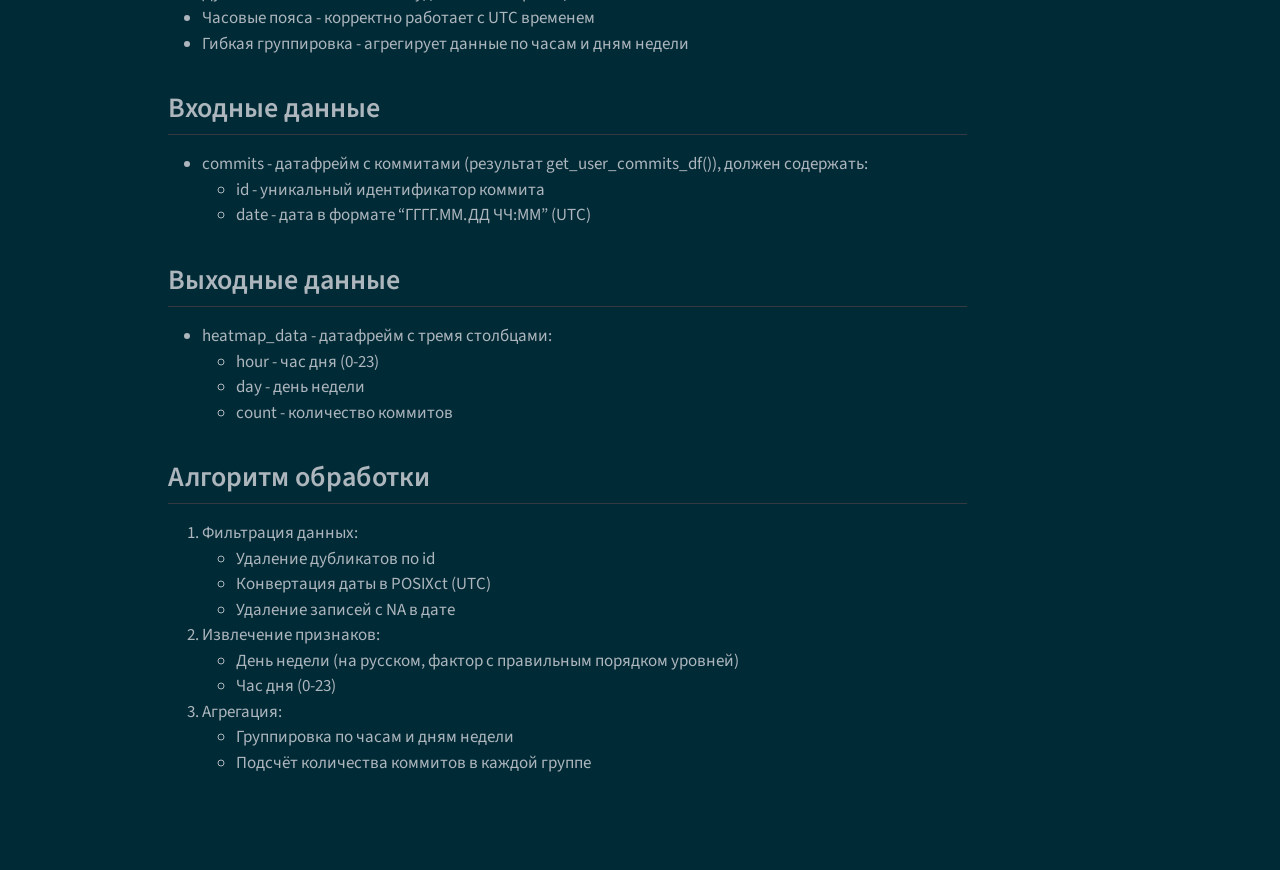
<file: docs/ETL.html>
<!DOCTYPE html>
<html xmlns="http://www.w3.org/1999/xhtml" lang="en" xml:lang="en"><head>

<meta charset="utf-8">
<meta name="generator" content="quarto-1.6.42">

<meta name="viewport" content="width=device-width, initial-scale=1.0, user-scalable=yes">


<title>Функции ETL – KPZ</title>
<style>
code{white-space: pre-wrap;}
span.smallcaps{font-variant: small-caps;}
div.columns{display: flex; gap: min(4vw, 1.5em);}
div.column{flex: auto; overflow-x: auto;}
div.hanging-indent{margin-left: 1.5em; text-indent: -1.5em;}
ul.task-list{list-style: none;}
ul.task-list li input[type="checkbox"] {
  width: 0.8em;
  margin: 0 0.8em 0.2em -1em; /* quarto-specific, see https://github.com/quarto-dev/quarto-cli/issues/4556 */ 
  vertical-align: middle;
}
/* CSS for syntax highlighting */
pre > code.sourceCode { white-space: pre; position: relative; }
pre > code.sourceCode > span { line-height: 1.25; }
pre > code.sourceCode > span:empty { height: 1.2em; }
.sourceCode { overflow: visible; }
code.sourceCode > span { color: inherit; text-decoration: inherit; }
div.sourceCode { margin: 1em 0; }
pre.sourceCode { margin: 0; }
@media screen {
div.sourceCode { overflow: auto; }
}
@media print {
pre > code.sourceCode { white-space: pre-wrap; }
pre > code.sourceCode > span { display: inline-block; text-indent: -5em; padding-left: 5em; }
}
pre.numberSource code
  { counter-reset: source-line 0; }
pre.numberSource code > span
  { position: relative; left: -4em; counter-increment: source-line; }
pre.numberSource code > span > a:first-child::before
  { content: counter(source-line);
    position: relative; left: -1em; text-align: right; vertical-align: baseline;
    border: none; display: inline-block;
    -webkit-touch-callout: none; -webkit-user-select: none;
    -khtml-user-select: none; -moz-user-select: none;
    -ms-user-select: none; user-select: none;
    padding: 0 4px; width: 4em;
  }
pre.numberSource { margin-left: 3em;  padding-left: 4px; }
div.sourceCode
  {   }
@media screen {
pre > code.sourceCode > span > a:first-child::before { text-decoration: underline; }
}
</style>


<script src="site_libs/quarto-nav/quarto-nav.js"></script>
<script src="site_libs/quarto-nav/headroom.min.js"></script>
<script src="site_libs/clipboard/clipboard.min.js"></script>
<script src="site_libs/quarto-search/autocomplete.umd.js"></script>
<script src="site_libs/quarto-search/fuse.min.js"></script>
<script src="site_libs/quarto-search/quarto-search.js"></script>
<meta name="quarto:offset" content="./">
<script src="site_libs/quarto-html/quarto.js"></script>
<script src="site_libs/quarto-html/popper.min.js"></script>
<script src="site_libs/quarto-html/tippy.umd.min.js"></script>
<script src="site_libs/quarto-html/anchor.min.js"></script>
<link href="site_libs/quarto-html/tippy.css" rel="stylesheet">
<link href="site_libs/quarto-html/quarto-syntax-highlighting-dark-b53751a350365c71b6c909e95f209ed1.css" rel="stylesheet" id="quarto-text-highlighting-styles">
<script src="site_libs/bootstrap/bootstrap.min.js"></script>
<link href="site_libs/bootstrap/bootstrap-icons.css" rel="stylesheet">
<link href="site_libs/bootstrap/bootstrap-facd30bd6cd4d5c9567c8a5b7d77199b.min.css" rel="stylesheet" append-hash="true" id="quarto-bootstrap" data-mode="dark">
<script id="quarto-search-options" type="application/json">{
  "location": "navbar",
  "copy-button": false,
  "collapse-after": 3,
  "panel-placement": "end",
  "type": "overlay",
  "limit": 50,
  "keyboard-shortcut": [
    "f",
    "/",
    "s"
  ],
  "show-item-context": false,
  "language": {
    "search-no-results-text": "No results",
    "search-matching-documents-text": "matching documents",
    "search-copy-link-title": "Copy link to search",
    "search-hide-matches-text": "Hide additional matches",
    "search-more-match-text": "more match in this document",
    "search-more-matches-text": "more matches in this document",
    "search-clear-button-title": "Clear",
    "search-text-placeholder": "",
    "search-detached-cancel-button-title": "Cancel",
    "search-submit-button-title": "Submit",
    "search-label": "Search"
  }
}</script>


<link rel="stylesheet" href="styles.css">
</head>

<body class="nav-fixed">

<div id="quarto-search-results"></div>
  <header id="quarto-header" class="headroom fixed-top">
    <nav class="navbar navbar-expand-lg " data-bs-theme="dark">
      <div class="navbar-container container-fluid">
      <div class="navbar-brand-container mx-auto">
    <a class="navbar-brand" href="./index.html">
    <span class="navbar-title">KPZ</span>
    </a>
  </div>
            <div id="quarto-search" class="" title="Search"></div>
          <button class="navbar-toggler" type="button" data-bs-toggle="collapse" data-bs-target="#navbarCollapse" aria-controls="navbarCollapse" role="menu" aria-expanded="false" aria-label="Toggle navigation" onclick="if (window.quartoToggleHeadroom) { window.quartoToggleHeadroom(); }">
  <span class="navbar-toggler-icon"></span>
</button>
          <div class="collapse navbar-collapse" id="navbarCollapse">
            <ul class="navbar-nav navbar-nav-scroll me-auto">
  <li class="nav-item">
    <a class="nav-link" href="./index.html"> 
<span class="menu-text">Описание</span></a>
  </li>  
  <li class="nav-item">
    <a class="nav-link" href="./install.html"> 
<span class="menu-text">Инструкция</span></a>
  </li>  
  <li class="nav-item dropdown ">
    <a class="nav-link dropdown-toggle" href="#" id="nav-menu-" role="link" data-bs-toggle="dropdown" aria-expanded="false">
 <span class="menu-text">Функции</span>
    </a>
    <ul class="dropdown-menu" aria-labelledby="nav-menu-">    
        <li>
    <a class="dropdown-item" href="./ML.html">
 <span class="dropdown-text">Фаза ML</span></a>
  </li>  
        <li>
    <a class="dropdown-item" href="./ETL.html">
 <span class="dropdown-text">Фаза ETL</span></a>
  </li>  
        <li>
    <a class="dropdown-item" href="./server.html">
 <span class="dropdown-text">Сервер</span></a>
  </li>  
    </ul>
  </li>
  <li class="nav-item">
    <a class="nav-link" href="./example.html"> 
<span class="menu-text">Пример использования</span></a>
  </li>  
</ul>
          </div> <!-- /navcollapse -->
            <div class="quarto-navbar-tools">
</div>
      </div> <!-- /container-fluid -->
    </nav>
</header>
<!-- content -->
<div id="quarto-content" class="quarto-container page-columns page-rows-contents page-layout-article page-navbar">
<!-- sidebar -->
<!-- margin-sidebar -->
    <div id="quarto-margin-sidebar" class="sidebar margin-sidebar">
        <nav id="TOC" role="doc-toc" class="toc-active">
    <h2 id="toc-title">Навигация по странице</h2>
   
  <ul>
  <li><a href="#github_api_get" id="toc-github_api_get" class="nav-link active" data-scroll-target="#github_api_get">github_api_get</a>
  <ul class="collapse">
  <li><a href="#особенности" id="toc-особенности" class="nav-link" data-scroll-target="#особенности">Особенности</a></li>
  <li><a href="#входные-данные" id="toc-входные-данные" class="nav-link" data-scroll-target="#входные-данные">Входные данные</a></li>
  <li><a href="#выходные-данные" id="toc-выходные-данные" class="nav-link" data-scroll-target="#выходные-данные">Выходные данные</a></li>
  </ul></li>
  <li><a href="#get_user_commits_df" id="toc-get_user_commits_df" class="nav-link" data-scroll-target="#get_user_commits_df">get_user_commits_df</a>
  <ul class="collapse">
  <li><a href="#особенности-1" id="toc-особенности-1" class="nav-link" data-scroll-target="#особенности-1">Особенности</a></li>
  <li><a href="#входные-данные-1" id="toc-входные-данные-1" class="nav-link" data-scroll-target="#входные-данные-1">Входные данные</a></li>
  <li><a href="#выходные-данные-1" id="toc-выходные-данные-1" class="nav-link" data-scroll-target="#выходные-данные-1">Выходные данные:</a></li>
  <li><a href="#детали-реализации" id="toc-детали-реализации" class="nav-link" data-scroll-target="#детали-реализации">Детали реализации</a>
  <ul class="collapse">
  <li><a href="#подготовка-бд" id="toc-подготовка-бд" class="nav-link" data-scroll-target="#подготовка-бд">1. Подготовка БД:</a></li>
  <li><a href="#процесс-обработки" id="toc-процесс-обработки" class="nav-link" data-scroll-target="#процесс-обработки">2. Процесс обработки:</a></li>
  <li><a href="#оптимизации" id="toc-оптимизации" class="nav-link" data-scroll-target="#оптимизации">3. Оптимизации:</a></li>
  <li><a href="#логирование" id="toc-логирование" class="nav-link" data-scroll-target="#логирование">4. Логирование:</a></li>
  </ul></li>
  </ul></li>
  <li><a href="#get_user_repos" id="toc-get_user_repos" class="nav-link" data-scroll-target="#get_user_repos">get_user_repos</a>
  <ul class="collapse">
  <li><a href="#особенности-2" id="toc-особенности-2" class="nav-link" data-scroll-target="#особенности-2">Особенности</a></li>
  <li><a href="#входные-данные-2" id="toc-входные-данные-2" class="nav-link" data-scroll-target="#входные-данные-2">Входные данные</a></li>
  <li><a href="#выходные-данные-2" id="toc-выходные-данные-2" class="nav-link" data-scroll-target="#выходные-данные-2">Выходные данные</a></li>
  </ul></li>
  <li><a href="#get_user_profile" id="toc-get_user_profile" class="nav-link" data-scroll-target="#get_user_profile">get_user_profile</a>
  <ul class="collapse">
  <li><a href="#особенности-3" id="toc-особенности-3" class="nav-link" data-scroll-target="#особенности-3">Особенности</a></li>
  <li><a href="#входные-данные-3" id="toc-входные-данные-3" class="nav-link" data-scroll-target="#входные-данные-3">Входные данные</a></li>
  <li><a href="#выходные-данные-3" id="toc-выходные-данные-3" class="nav-link" data-scroll-target="#выходные-данные-3">Выходные данные</a></li>
  </ul></li>
  <li><a href="#prepare_activity_data" id="toc-prepare_activity_data" class="nav-link" data-scroll-target="#prepare_activity_data">prepare_activity_data</a>
  <ul class="collapse">
  <li><a href="#особенности-4" id="toc-особенности-4" class="nav-link" data-scroll-target="#особенности-4">Особенности</a></li>
  <li><a href="#входные-данные-4" id="toc-входные-данные-4" class="nav-link" data-scroll-target="#входные-данные-4">Входные данные</a></li>
  <li><a href="#выходные-данные-4" id="toc-выходные-данные-4" class="nav-link" data-scroll-target="#выходные-данные-4">Выходные данные:</a></li>
  <li><a href="#логика-работы" id="toc-логика-работы" class="nav-link" data-scroll-target="#логика-работы">Логика работы</a></li>
  </ul></li>
  <li><a href="#prepare_language_data" id="toc-prepare_language_data" class="nav-link" data-scroll-target="#prepare_language_data">prepare_language_data</a>
  <ul class="collapse">
  <li><a href="#особенности-5" id="toc-особенности-5" class="nav-link" data-scroll-target="#особенности-5">Особенности</a></li>
  <li><a href="#входные-данные-5" id="toc-входные-данные-5" class="nav-link" data-scroll-target="#входные-данные-5">Входные данные</a></li>
  <li><a href="#алгоритм-работы" id="toc-алгоритм-работы" class="nav-link" data-scroll-target="#алгоритм-работы">Алгоритм работы</a></li>
  </ul></li>
  <li><a href="#prepare_commit_heatmap_data" id="toc-prepare_commit_heatmap_data" class="nav-link" data-scroll-target="#prepare_commit_heatmap_data">prepare_commit_heatmap_data</a>
  <ul class="collapse">
  <li><a href="#особенности-6" id="toc-особенности-6" class="nav-link" data-scroll-target="#особенности-6">Особенности</a></li>
  <li><a href="#входные-данные-6" id="toc-входные-данные-6" class="nav-link" data-scroll-target="#входные-данные-6">Входные данные</a></li>
  <li><a href="#выходные-данные-5" id="toc-выходные-данные-5" class="nav-link" data-scroll-target="#выходные-данные-5">Выходные данные</a></li>
  <li><a href="#алгоритм-обработки" id="toc-алгоритм-обработки" class="nav-link" data-scroll-target="#алгоритм-обработки">Алгоритм обработки</a></li>
  </ul></li>
  </ul>
</nav>
    </div>
<!-- main -->
<main class="content" id="quarto-document-content">

<header id="title-block-header" class="quarto-title-block default">
<div class="quarto-title">
<h1 class="title">Функции ETL</h1>
</div>



<div class="quarto-title-meta">

    
  
    
  </div>
  


</header>


<section id="github_api_get" class="level1">
<h1>github_api_get</h1>
<div class="sourceCode" id="cb1"><pre class="sourceCode r code-with-copy"><code class="sourceCode r"><span id="cb1-1"><a href="#cb1-1" aria-hidden="true" tabindex="-1"></a>github_api_get <span class="ot">&lt;-</span> <span class="cf">function</span>(url) {</span>
<span id="cb1-2"><a href="#cb1-2" aria-hidden="true" tabindex="-1"></a>  <span class="co"># обработка запросов по URL к GitHub API</span></span>
<span id="cb1-3"><a href="#cb1-3" aria-hidden="true" tabindex="-1"></a>  <span class="cf">if</span> (<span class="fu">nzchar</span>(GITHUB_TOKEN)) {</span>
<span id="cb1-4"><a href="#cb1-4" aria-hidden="true" tabindex="-1"></a>    response <span class="ot">&lt;-</span> <span class="fu">GET</span>(url, <span class="fu">add_headers</span>(<span class="at">Authorization =</span> <span class="fu">paste</span>(<span class="st">"token"</span>, GITHUB_TOKEN)))</span>
<span id="cb1-5"><a href="#cb1-5" aria-hidden="true" tabindex="-1"></a>  } <span class="cf">else</span> {</span>
<span id="cb1-6"><a href="#cb1-6" aria-hidden="true" tabindex="-1"></a>    <span class="fu">flog.warn</span>(<span class="st">"[WARN] No token provided"</span>)</span>
<span id="cb1-7"><a href="#cb1-7" aria-hidden="true" tabindex="-1"></a>    response <span class="ot">&lt;-</span> <span class="fu">GET</span>(url)</span>
<span id="cb1-8"><a href="#cb1-8" aria-hidden="true" tabindex="-1"></a>  }</span>
<span id="cb1-9"><a href="#cb1-9" aria-hidden="true" tabindex="-1"></a>  ...</span>
<span id="cb1-10"><a href="#cb1-10" aria-hidden="true" tabindex="-1"></a>  <span class="fu">return</span>(response)</span>
<span id="cb1-11"><a href="#cb1-11" aria-hidden="true" tabindex="-1"></a>}</span></code><button title="Copy to Clipboard" class="code-copy-button"><i class="bi"></i></button></pre></div>
<p>Функция отправляет HTTP-запросы к GitHub API с обработкой авторизации и основных ошибок. Поддерживает использование персонального токена для увеличения лимита запросов. Автоматически использует токен из глобальной переменной GITHUB_TOKEN, если она установлена.</p>
<section id="особенности" class="level2">
<h2 class="anchored" data-anchor-id="особенности">Особенности</h2>
<ul>
<li>Логирует все предупреждения и ошибки через flog</li>
<li>Для запросов использует пакет httr (функции GET и add_headers)</li>
<li>При отсутствии токена выводит предупреждение, но продолжает выполнение</li>
</ul>
</section>
<section id="входные-данные" class="level2">
<h2 class="anchored" data-anchor-id="входные-данные">Входные данные</h2>
<ul>
<li>url - URL-адрес для запроса к GitHub API (строка)</li>
</ul>
</section>
<section id="выходные-данные" class="level2">
<h2 class="anchored" data-anchor-id="выходные-данные">Выходные данные</h2>
<ul>
<li>response - объект ответа от httr при успешном запросе (код 200)</li>
<li>NULL - для следующих кодов состояния:
<ul>
<li>204 (No Content) - репозиторий не содержит данных</li>
<li>404 (Not Found) - пользователь/репозиторий не найден</li>
<li>409 (Conflict) - репозиторий пустой</li>
<li>5xx (Server errors) - ошибки сервера GitHub</li>
</ul></li>
<li>gрерывает выполнение с ошибкой (stop()) для:
<ul>
<li>401 (Unauthorized) - неверный/просроченный токен</li>
<li>403 (Forbidden) - лимит запросов исчерпан</li>
<li>Все другие необработанные коды ошибок (кроме 200)</li>
</ul></li>
</ul>
</section>
</section>
<section id="get_user_commits_df" class="level1">
<h1>get_user_commits_df</h1>
<div class="sourceCode" id="cb2"><pre class="sourceCode r code-with-copy"><code class="sourceCode r"><span id="cb2-1"><a href="#cb2-1" aria-hidden="true" tabindex="-1"></a>get_user_commits_df <span class="ot">&lt;-</span> <span class="cf">function</span>(repos, <span class="at">setProgress =</span> <span class="cn">NULL</span>, <span class="at">batch_size =</span> <span class="dv">200</span>, <span class="at">log_file =</span> <span class="st">'logs.log'</span>){</span>
<span id="cb2-2"><a href="#cb2-2" aria-hidden="true" tabindex="-1"></a>  ...</span>
<span id="cb2-3"><a href="#cb2-3" aria-hidden="true" tabindex="-1"></a>  <span class="fu">return</span>(commits_df)</span>
<span id="cb2-4"><a href="#cb2-4" aria-hidden="true" tabindex="-1"></a>}</span></code><button title="Copy to Clipboard" class="code-copy-button"><i class="bi"></i></button></pre></div>
<p>Функция для комплексной обработки коммитов GitHub с расширенными возможностями кэширования в DuckDB, поддержкой пакетной обработки и детальным логированием.</p>
<section id="особенности-1" class="level2">
<h2 class="anchored" data-anchor-id="особенности-1">Особенности</h2>
<ul>
<li>Полноценная работа с ветками - обрабатывает коммиты во всех ветках каждого репозитория</li>
<li>Интеллектуальное кэширование:
<ul>
<li>Автоматически создает и использует индексованную таблицу в DuckDB</li>
<li>Пропускает уже обработанные коммиты (по SHA)</li>
<li>Пакетная запись данных (оптимизация производительности)</li>
</ul></li>
<li>Расширенное отслеживание прогресса:
<ul>
<li>Двухэтапный процесс (сбор SHA + детальная обработка)</li>
<li>Расчет оставшегося времени выполнения</li>
<li>Надежная обработка ошибок с детальным логированием</li>
</ul></li>
</ul>
</section>
<section id="входные-данные-1" class="level2">
<h2 class="anchored" data-anchor-id="входные-данные-1">Входные данные</h2>
<ul>
<li>repos - список репозиториев из get_user_repos()</li>
<li>setProgress - функция для обновления прогресса (опционально)</li>
<li>batch_size - размер пакета для записи в БД (по умолчанию 200)</li>
<li>log_file - файл для записи логов (по умолчанию ‘logs.log’)</li>
</ul>
</section>
<section id="выходные-данные-1" class="level2">
<h2 class="anchored" data-anchor-id="выходные-данные-1">Выходные данные:</h2>
<ul>
<li>commits_df - датафрейм со структурой:
<ul>
<li>id - SHA коммита</li>
<li>patch - Diff-патч или “NULL”</li>
<li>repo - полное имя репозитория (owner/repo)</li>
<li>author - имя автора коммита</li>
<li>date - дата в формате “ГГГГ.ММ.ДД ЧЧ:ММ:СС” (локальное время)</li>
<li>filename - путь к файлу</li>
<li>status - статус изменения (added/modified/removed)</li>
<li>additions - добавленные строки</li>
<li>deletions - удаленные строки</li>
<li>changes - общее количество изменений</li>
<li>message - сообщение коммита</li>
<li>branch - название ветки</li>
</ul></li>
</ul>
</section>
<section id="детали-реализации" class="level2">
<h2 class="anchored" data-anchor-id="детали-реализации">Детали реализации</h2>
<section id="подготовка-бд" class="level3">
<h3 class="anchored" data-anchor-id="подготовка-бд">1. Подготовка БД:</h3>
<ul>
<li>Автоматическое создание таблицы и индекса при первом запуске</li>
<li>Использование переменных окружения (DUCK_DB, COMMITS_TABLE)</li>
</ul>
</section>
<section id="процесс-обработки" class="level3">
<h3 class="anchored" data-anchor-id="процесс-обработки">2. Процесс обработки:</h3>
<ul>
<li>Этап 1: Сбор всех SHA коммитов (по всем веткам)</li>
<li>Этап 2: Пакетная обработка новых коммитов</li>
<li>Пропуск существующих записей (по SHA)</li>
</ul>
</section>
<section id="оптимизации" class="level3">
<h3 class="anchored" data-anchor-id="оптимизации">3. Оптимизации:</h3>
<ul>
<li>Пакетная запись в БД (контролируется batch_size)</li>
<li>Локальное кэширование SHA для минимизации запросов к БД</li>
<li>Преобразование времени в локальный часовой пояс</li>
</ul>
</section>
<section id="логирование" class="level3">
<h3 class="anchored" data-anchor-id="логирование">4. Логирование:</h3>
<ul>
<li>Запись в файл логов (по умолчанию ‘logs.log’)</li>
<li>Разные уровни детализации (INFO, DEBUG, TRACE)</li>
</ul>
</section>
</section>
</section>
<section id="get_user_repos" class="level1">
<h1>get_user_repos</h1>
<div class="sourceCode" id="cb3"><pre class="sourceCode r code-with-copy"><code class="sourceCode r"><span id="cb3-1"><a href="#cb3-1" aria-hidden="true" tabindex="-1"></a>get_user_repos <span class="ot">&lt;-</span> <span class="cf">function</span>(username, setProgress) {</span>
<span id="cb3-2"><a href="#cb3-2" aria-hidden="true" tabindex="-1"></a>  ...</span>
<span id="cb3-3"><a href="#cb3-3" aria-hidden="true" tabindex="-1"></a>  <span class="fu">return</span>(repo_data)</span>
<span id="cb3-4"><a href="#cb3-4" aria-hidden="true" tabindex="-1"></a>} </span></code><button title="Copy to Clipboard" class="code-copy-button"><i class="bi"></i></button></pre></div>
<p>Функция получает полный список репозиториев пользователя GitHub с расширенной метаинформацией, включая данные о контрибьюторах, с детальным отслеживанием прогресса.</p>
<section id="особенности-2" class="level2">
<h2 class="anchored" data-anchor-id="особенности-2">Особенности</h2>
<ul>
<li>Автоматически обрабатывает все страницы результатов (до 100 репозиториев на страницу)</li>
<li>Определяет общее количество страниц из заголовка Link при первом запросе</li>
<li>Два этапа отслеживания: получение и обработка репозиториев</li>
<li>Расчёт оставшегося времени в формате HH:MM:SS</li>
<li>Для каждого репозитория выполняется отдельный запрос для получения количества контрибьюторов</li>
<li>Возвращает NULL если репозитории не найдены</li>
<li>Пропускает битые репозитории без остановки выполнения</li>
</ul>
</section>
<section id="входные-данные-2" class="level2">
<h2 class="anchored" data-anchor-id="входные-данные-2">Входные данные</h2>
<ul>
<li>username - имя пользователя GitHub (обязательный)</li>
<li>setProgress - функция для обновления прогресс-бара (обязательный), должна поддерживать:
<ul>
<li>message - основной текст статуса</li>
<li>value - текущий прогресс (0-1)</li>
<li>detail - детализация (количество/время)</li>
</ul></li>
</ul>
</section>
<section id="выходные-данные-2" class="level2">
<h2 class="anchored" data-anchor-id="выходные-данные-2">Выходные данные</h2>
<ul>
<li>repo_data - список с данными о каждом репозитории, содержащий:
<ul>
<li>username - логин владельца</li>
<li>avatar - URL аватара владельца</li>
<li>name - название репозитория</li>
<li>full_name - полное имя (user/repo)</li>
<li>description - описание или “Нет описания”</li>
<li>language - основной язык или “Не указан”</li>
<li>stars - количество звёзд</li>
<li>forks - количество форков</li>
<li>created_at, updated_at - даты в POSIXct</li>
<li>url - HTML-ссылка на репозиторий</li>
<li>open_issues - количество открытых issues</li>
<li>contributors - число контрибьюторов</li>
<li>is_fork - логическое значение (TRUE/FALSE)</li>
<li>license - название лицензии или “Нет лицензии”</li>
<li>size - размер в KB</li>
</ul></li>
</ul>
</section>
</section>
<section id="get_user_profile" class="level1">
<h1>get_user_profile</h1>
<div class="sourceCode" id="cb4"><pre class="sourceCode r code-with-copy"><code class="sourceCode r"><span id="cb4-1"><a href="#cb4-1" aria-hidden="true" tabindex="-1"></a>get_user_profile <span class="ot">&lt;-</span> <span class="cf">function</span>(username) {</span>
<span id="cb4-2"><a href="#cb4-2" aria-hidden="true" tabindex="-1"></a>  ...</span>
<span id="cb4-3"><a href="#cb4-3" aria-hidden="true" tabindex="-1"></a>  <span class="fu">return</span>(profile_data)</span>
<span id="cb4-4"><a href="#cb4-4" aria-hidden="true" tabindex="-1"></a> } </span></code><button title="Copy to Clipboard" class="code-copy-button"><i class="bi"></i></button></pre></div>
<p>Функция получает и структурирует основную информацию о профиле пользователя GitHub через API.</p>
<section id="особенности-3" class="level2">
<h2 class="anchored" data-anchor-id="особенности-3">Особенности</h2>
<ul>
<li>Компактная реализация с обработкой NULL-значений</li>
<li>Автоматическая подстановка значений по умолчанию для пустых полей</li>
<li>Возвращает готовую структуру для отображения профиля</li>
<li>Интеграция с github_api_get для обработки ошибок API</li>
</ul>
</section>
<section id="входные-данные-3" class="level2">
<h2 class="anchored" data-anchor-id="входные-данные-3">Входные данные</h2>
<ul>
<li>username - логин пользователя GitHub</li>
</ul>
</section>
<section id="выходные-данные-3" class="level2">
<h2 class="anchored" data-anchor-id="выходные-данные-3">Выходные данные</h2>
<ul>
<li>profile_data
<ul>
<li>name - логин пользователя</li>
<li>bio - биография или “Биография не указана”</li>
<li>avatar_url - URL аватара</li>
<li>created_at - дата создания аккаунта (ISO 8601)</li>
<li>updated_at - дата обновления профиля</li>
<li>company - название компании или NULL</li>
<li>location - город/страна или NULL</li>
<li>followers - количество подписчиков</li>
<li>following - количество подписок</li>
<li>public_repos - количество публичных репозиториев</li>
<li>html_url - ссылка на профиль</li>
<li>blog - URL блога/сайта или NULL</li>
</ul></li>
<li>NULL если:
<ul>
<li>пользователь не найден (404)</li>
<li>ошибка доступа к API</li>
<li>неверный формат ответа</li>
</ul></li>
</ul>
</section>
</section>
<section id="prepare_activity_data" class="level1">
<h1>prepare_activity_data</h1>
<div class="sourceCode" id="cb5"><pre class="sourceCode r code-with-copy"><code class="sourceCode r"><span id="cb5-1"><a href="#cb5-1" aria-hidden="true" tabindex="-1"></a>prepare_activity_data <span class="ot">&lt;-</span> <span class="cf">function</span>(repos) {</span>
<span id="cb5-2"><a href="#cb5-2" aria-hidden="true" tabindex="-1"></a>  ...</span>
<span id="cb5-3"><a href="#cb5-3" aria-hidden="true" tabindex="-1"></a>  <span class="fu">return</span>(activity_data)</span>
<span id="cb5-4"><a href="#cb5-4" aria-hidden="true" tabindex="-1"></a>}</span></code><button title="Copy to Clipboard" class="code-copy-button"><i class="bi"></i></button></pre></div>
<p>Функция преобразует данные о репозиториях GitHub в структурированный формат для визуализации активности (issues и forks) по временной шкале.</p>
<section id="особенности-4" class="level2">
<h2 class="anchored" data-anchor-id="особенности-4">Особенности</h2>
<ul>
<li>Создает “длинный” формат данных, подходящий для построения временных графиков</li>
<li>Разделяет данные на два типа активности: Issues и Forks</li>
<li>Автоматически фильтрует NULL-входные данные</li>
<li>Преобразует даты в формат Date для удобства визуализации</li>
</ul>
</section>
<section id="входные-данные-4" class="level2">
<h2 class="anchored" data-anchor-id="входные-данные-4">Входные данные</h2>
<ul>
<li>repos - список репозиториев, полученный из get_user_repos(). Каждый элемент должен содержать:
<ul>
<li>created_at - дата создания репозитория (в формате, конвертируемом в Date)</li>
<li>updated_at - дата последнего обновления репозитория</li>
<li>open_issues - количество открытых issues (числовое)</li>
<li>forks - количество форков (числовое)</li>
</ul></li>
</ul>
</section>
<section id="выходные-данные-4" class="level2">
<h2 class="anchored" data-anchor-id="выходные-данные-4">Выходные данные:</h2>
<ul>
<li>activity_data - датафрейм в “длинном” формате с колонками:
<ul>
<li>date - Дата (тип Date)</li>
<li>count - Числовое значение:
<ul>
<li>Для типа “Issues” - количество открытых issues</li>
<li>Для типа “Forks” - количество форков</li>
</ul></li>
<li>type - Тип активности (фактор с уровнями “Issues” и “Forks”)</li>
</ul></li>
</ul>
</section>
<section id="логика-работы" class="level2">
<h2 class="anchored" data-anchor-id="логика-работы">Логика работы</h2>
<ol type="1">
<li>Для Issues использует:
<ul>
<li>Дату создания репозитория (created_at)</li>
<li>Количество открытых issues (open_issues)</li>
</ul></li>
<li>Для Forks использует:
<ul>
<li>Дату последнего обновления (updated_at)</li>
<li>Количество форков (forks)</li>
</ul></li>
<li>Объединяет оба типа активности в один датафрейм</li>
</ol>
</section>
</section>
<section id="prepare_language_data" class="level1">
<h1>prepare_language_data</h1>
<div class="sourceCode" id="cb6"><pre class="sourceCode r code-with-copy"><code class="sourceCode r"><span id="cb6-1"><a href="#cb6-1" aria-hidden="true" tabindex="-1"></a>prepare_language_data <span class="ot">&lt;-</span> <span class="cf">function</span>(repos) {</span>
<span id="cb6-2"><a href="#cb6-2" aria-hidden="true" tabindex="-1"></a>  ...</span>
<span id="cb6-3"><a href="#cb6-3" aria-hidden="true" tabindex="-1"></a>  <span class="fu">return</span>(language_data)</span>
<span id="cb6-4"><a href="#cb6-4" aria-hidden="true" tabindex="-1"></a>}</span></code><button title="Copy to Clipboard" class="code-copy-button"><i class="bi"></i></button></pre></div>
<p>Функция анализирует языковую статистику по списку репозиториев GitHub, создавая агрегированный отчет о частоте использования языков программирования.</p>
<section id="особенности-5" class="level2">
<h2 class="anchored" data-anchor-id="особенности-5">Особенности</h2>
<ul>
<li>Фильтрация данных - автоматически игнорирует репозитории без указанного языка</li>
<li>Агрегация - группирует одинаковые языки и подсчитывает количество репозиториев</li>
<li>Простота - минимальная обработка данных для последующей визуализации</li>
</ul>
</section>
<section id="входные-данные-5" class="level2">
<h2 class="anchored" data-anchor-id="входные-данные-5">Входные данные</h2>
<ul>
<li>repos - список репозиториев (результат get_user_repos()), где каждый элемент должен содержать:
<ul>
<li>language - название языка программирования (строка) или NULL</li>
</ul></li>
</ul>
<p>Выходные данные: - language_data - датафрейм с двумя столбцами: - language - название языка программирования - count - количество репозиториев на этом языке</p>
</section>
<section id="алгоритм-работы" class="level2">
<h2 class="anchored" data-anchor-id="алгоритм-работы">Алгоритм работы</h2>
<ol type="1">
<li>Фильтрация:
<ul>
<li>Отбрасывает репозитории с language = NULL</li>
<li>Игнорирует пустые/неопределенные значения</li>
</ul></li>
<li>Преобразование:
<ul>
<li>Создает промежуточный датафрейм с 1 строкой на каждый язык каждого репозитория</li>
<li>Присваивает значение count = 1 для каждого случая</li>
</ul></li>
<li>Агрегация:
<ul>
<li>Группирует данные по названию языка</li>
<li>Суммирует количество репозиториев для каждого языка</li>
</ul></li>
</ol>
</section>
</section>
<section id="prepare_commit_heatmap_data" class="level1">
<h1>prepare_commit_heatmap_data</h1>
<div class="sourceCode" id="cb7"><pre class="sourceCode r code-with-copy"><code class="sourceCode r"><span id="cb7-1"><a href="#cb7-1" aria-hidden="true" tabindex="-1"></a>prepare_commit_heatmap_data <span class="ot">&lt;-</span> <span class="cf">function</span>(commits) {</span>
<span id="cb7-2"><a href="#cb7-2" aria-hidden="true" tabindex="-1"></a>  ...</span>
<span id="cb7-3"><a href="#cb7-3" aria-hidden="true" tabindex="-1"></a>  <span class="fu">return</span>(heatmap_data)</span>
<span id="cb7-4"><a href="#cb7-4" aria-hidden="true" tabindex="-1"></a>}</span></code><button title="Copy to Clipboard" class="code-copy-button"><i class="bi"></i></button></pre></div>
<p>Функция преобразует данные о коммитах в формат, оптимальный для построения тепловой карты активности по дням недели и часам.</p>
<section id="особенности-6" class="level2">
<h2 class="anchored" data-anchor-id="особенности-6">Особенности</h2>
<ul>
<li>Поддержка русского языка - использует русские названия дней недели</li>
<li>Дубликаты - автоматически удаляет повторяющиеся коммиты по полю id</li>
<li>Часовые пояса - корректно работает с UTC временем</li>
<li>Гибкая группировка - агрегирует данные по часам и дням недели</li>
</ul>
</section>
<section id="входные-данные-6" class="level2">
<h2 class="anchored" data-anchor-id="входные-данные-6">Входные данные</h2>
<ul>
<li>commits - датафрейм с коммитами (результат get_user_commits_df()), должен содержать:
<ul>
<li>id - уникальный идентификатор коммита</li>
<li>date - дата в формате “ГГГГ.ММ.ДД ЧЧ:ММ” (UTC)</li>
</ul></li>
</ul>
</section>
<section id="выходные-данные-5" class="level2">
<h2 class="anchored" data-anchor-id="выходные-данные-5">Выходные данные</h2>
<ul>
<li>heatmap_data - датафрейм с тремя столбцами:
<ul>
<li>hour - час дня (0-23)</li>
<li>day - день недели</li>
<li>count - количество коммитов</li>
</ul></li>
</ul>
</section>
<section id="алгоритм-обработки" class="level2">
<h2 class="anchored" data-anchor-id="алгоритм-обработки">Алгоритм обработки</h2>
<ol type="1">
<li>Фильтрация данных:
<ul>
<li>Удаление дубликатов по id</li>
<li>Конвертация даты в POSIXct (UTC)</li>
<li>Удаление записей с NA в дате</li>
</ul></li>
<li>Извлечение признаков:
<ul>
<li>День недели (на русском, фактор с правильным порядком уровней)</li>
<li>Час дня (0-23)</li>
</ul></li>
<li>Агрегация:
<ul>
<li>Группировка по часам и дням недели</li>
<li>Подсчёт количества коммитов в каждой группе</li>
</ul></li>
</ol>


</section>
</section>

</main> <!-- /main -->
<script id="quarto-html-after-body" type="application/javascript">
window.document.addEventListener("DOMContentLoaded", function (event) {
  const toggleBodyColorMode = (bsSheetEl) => {
    const mode = bsSheetEl.getAttribute("data-mode");
    const bodyEl = window.document.querySelector("body");
    if (mode === "dark") {
      bodyEl.classList.add("quarto-dark");
      bodyEl.classList.remove("quarto-light");
    } else {
      bodyEl.classList.add("quarto-light");
      bodyEl.classList.remove("quarto-dark");
    }
  }
  const toggleBodyColorPrimary = () => {
    const bsSheetEl = window.document.querySelector("link#quarto-bootstrap");
    if (bsSheetEl) {
      toggleBodyColorMode(bsSheetEl);
    }
  }
  toggleBodyColorPrimary();  
  const icon = "";
  const anchorJS = new window.AnchorJS();
  anchorJS.options = {
    placement: 'right',
    icon: icon
  };
  anchorJS.add('.anchored');
  const isCodeAnnotation = (el) => {
    for (const clz of el.classList) {
      if (clz.startsWith('code-annotation-')) {                     
        return true;
      }
    }
    return false;
  }
  const onCopySuccess = function(e) {
    // button target
    const button = e.trigger;
    // don't keep focus
    button.blur();
    // flash "checked"
    button.classList.add('code-copy-button-checked');
    var currentTitle = button.getAttribute("title");
    button.setAttribute("title", "Copied!");
    let tooltip;
    if (window.bootstrap) {
      button.setAttribute("data-bs-toggle", "tooltip");
      button.setAttribute("data-bs-placement", "left");
      button.setAttribute("data-bs-title", "Copied!");
      tooltip = new bootstrap.Tooltip(button, 
        { trigger: "manual", 
          customClass: "code-copy-button-tooltip",
          offset: [0, -8]});
      tooltip.show();    
    }
    setTimeout(function() {
      if (tooltip) {
        tooltip.hide();
        button.removeAttribute("data-bs-title");
        button.removeAttribute("data-bs-toggle");
        button.removeAttribute("data-bs-placement");
      }
      button.setAttribute("title", currentTitle);
      button.classList.remove('code-copy-button-checked');
    }, 1000);
    // clear code selection
    e.clearSelection();
  }
  const getTextToCopy = function(trigger) {
      const codeEl = trigger.previousElementSibling.cloneNode(true);
      for (const childEl of codeEl.children) {
        if (isCodeAnnotation(childEl)) {
          childEl.remove();
        }
      }
      return codeEl.innerText;
  }
  const clipboard = new window.ClipboardJS('.code-copy-button:not([data-in-quarto-modal])', {
    text: getTextToCopy
  });
  clipboard.on('success', onCopySuccess);
  if (window.document.getElementById('quarto-embedded-source-code-modal')) {
    const clipboardModal = new window.ClipboardJS('.code-copy-button[data-in-quarto-modal]', {
      text: getTextToCopy,
      container: window.document.getElementById('quarto-embedded-source-code-modal')
    });
    clipboardModal.on('success', onCopySuccess);
  }
    var localhostRegex = new RegExp(/^(?:http|https):\/\/localhost\:?[0-9]*\//);
    var mailtoRegex = new RegExp(/^mailto:/);
      var filterRegex = new RegExp('/' + window.location.host + '/');
    var isInternal = (href) => {
        return filterRegex.test(href) || localhostRegex.test(href) || mailtoRegex.test(href);
    }
    // Inspect non-navigation links and adorn them if external
 	var links = window.document.querySelectorAll('a[href]:not(.nav-link):not(.navbar-brand):not(.toc-action):not(.sidebar-link):not(.sidebar-item-toggle):not(.pagination-link):not(.no-external):not([aria-hidden]):not(.dropdown-item):not(.quarto-navigation-tool):not(.about-link)');
    for (var i=0; i<links.length; i++) {
      const link = links[i];
      if (!isInternal(link.href)) {
        // undo the damage that might have been done by quarto-nav.js in the case of
        // links that we want to consider external
        if (link.dataset.originalHref !== undefined) {
          link.href = link.dataset.originalHref;
        }
      }
    }
  function tippyHover(el, contentFn, onTriggerFn, onUntriggerFn) {
    const config = {
      allowHTML: true,
      maxWidth: 500,
      delay: 100,
      arrow: false,
      appendTo: function(el) {
          return el.parentElement;
      },
      interactive: true,
      interactiveBorder: 10,
      theme: 'quarto',
      placement: 'bottom-start',
    };
    if (contentFn) {
      config.content = contentFn;
    }
    if (onTriggerFn) {
      config.onTrigger = onTriggerFn;
    }
    if (onUntriggerFn) {
      config.onUntrigger = onUntriggerFn;
    }
    window.tippy(el, config); 
  }
  const noterefs = window.document.querySelectorAll('a[role="doc-noteref"]');
  for (var i=0; i<noterefs.length; i++) {
    const ref = noterefs[i];
    tippyHover(ref, function() {
      // use id or data attribute instead here
      let href = ref.getAttribute('data-footnote-href') || ref.getAttribute('href');
      try { href = new URL(href).hash; } catch {}
      const id = href.replace(/^#\/?/, "");
      const note = window.document.getElementById(id);
      if (note) {
        return note.innerHTML;
      } else {
        return "";
      }
    });
  }
  const xrefs = window.document.querySelectorAll('a.quarto-xref');
  const processXRef = (id, note) => {
    // Strip column container classes
    const stripColumnClz = (el) => {
      el.classList.remove("page-full", "page-columns");
      if (el.children) {
        for (const child of el.children) {
          stripColumnClz(child);
        }
      }
    }
    stripColumnClz(note)
    if (id === null || id.startsWith('sec-')) {
      // Special case sections, only their first couple elements
      const container = document.createElement("div");
      if (note.children && note.children.length > 2) {
        container.appendChild(note.children[0].cloneNode(true));
        for (let i = 1; i < note.children.length; i++) {
          const child = note.children[i];
          if (child.tagName === "P" && child.innerText === "") {
            continue;
          } else {
            container.appendChild(child.cloneNode(true));
            break;
          }
        }
        if (window.Quarto?.typesetMath) {
          window.Quarto.typesetMath(container);
        }
        return container.innerHTML
      } else {
        if (window.Quarto?.typesetMath) {
          window.Quarto.typesetMath(note);
        }
        return note.innerHTML;
      }
    } else {
      // Remove any anchor links if they are present
      const anchorLink = note.querySelector('a.anchorjs-link');
      if (anchorLink) {
        anchorLink.remove();
      }
      if (window.Quarto?.typesetMath) {
        window.Quarto.typesetMath(note);
      }
      if (note.classList.contains("callout")) {
        return note.outerHTML;
      } else {
        return note.innerHTML;
      }
    }
  }
  for (var i=0; i<xrefs.length; i++) {
    const xref = xrefs[i];
    tippyHover(xref, undefined, function(instance) {
      instance.disable();
      let url = xref.getAttribute('href');
      let hash = undefined; 
      if (url.startsWith('#')) {
        hash = url;
      } else {
        try { hash = new URL(url).hash; } catch {}
      }
      if (hash) {
        const id = hash.replace(/^#\/?/, "");
        const note = window.document.getElementById(id);
        if (note !== null) {
          try {
            const html = processXRef(id, note.cloneNode(true));
            instance.setContent(html);
          } finally {
            instance.enable();
            instance.show();
          }
        } else {
          // See if we can fetch this
          fetch(url.split('#')[0])
          .then(res => res.text())
          .then(html => {
            const parser = new DOMParser();
            const htmlDoc = parser.parseFromString(html, "text/html");
            const note = htmlDoc.getElementById(id);
            if (note !== null) {
              const html = processXRef(id, note);
              instance.setContent(html);
            } 
          }).finally(() => {
            instance.enable();
            instance.show();
          });
        }
      } else {
        // See if we can fetch a full url (with no hash to target)
        // This is a special case and we should probably do some content thinning / targeting
        fetch(url)
        .then(res => res.text())
        .then(html => {
          const parser = new DOMParser();
          const htmlDoc = parser.parseFromString(html, "text/html");
          const note = htmlDoc.querySelector('main.content');
          if (note !== null) {
            // This should only happen for chapter cross references
            // (since there is no id in the URL)
            // remove the first header
            if (note.children.length > 0 && note.children[0].tagName === "HEADER") {
              note.children[0].remove();
            }
            const html = processXRef(null, note);
            instance.setContent(html);
          } 
        }).finally(() => {
          instance.enable();
          instance.show();
        });
      }
    }, function(instance) {
    });
  }
      let selectedAnnoteEl;
      const selectorForAnnotation = ( cell, annotation) => {
        let cellAttr = 'data-code-cell="' + cell + '"';
        let lineAttr = 'data-code-annotation="' +  annotation + '"';
        const selector = 'span[' + cellAttr + '][' + lineAttr + ']';
        return selector;
      }
      const selectCodeLines = (annoteEl) => {
        const doc = window.document;
        const targetCell = annoteEl.getAttribute("data-target-cell");
        const targetAnnotation = annoteEl.getAttribute("data-target-annotation");
        const annoteSpan = window.document.querySelector(selectorForAnnotation(targetCell, targetAnnotation));
        const lines = annoteSpan.getAttribute("data-code-lines").split(",");
        const lineIds = lines.map((line) => {
          return targetCell + "-" + line;
        })
        let top = null;
        let height = null;
        let parent = null;
        if (lineIds.length > 0) {
            //compute the position of the single el (top and bottom and make a div)
            const el = window.document.getElementById(lineIds[0]);
            top = el.offsetTop;
            height = el.offsetHeight;
            parent = el.parentElement.parentElement;
          if (lineIds.length > 1) {
            const lastEl = window.document.getElementById(lineIds[lineIds.length - 1]);
            const bottom = lastEl.offsetTop + lastEl.offsetHeight;
            height = bottom - top;
          }
          if (top !== null && height !== null && parent !== null) {
            // cook up a div (if necessary) and position it 
            let div = window.document.getElementById("code-annotation-line-highlight");
            if (div === null) {
              div = window.document.createElement("div");
              div.setAttribute("id", "code-annotation-line-highlight");
              div.style.position = 'absolute';
              parent.appendChild(div);
            }
            div.style.top = top - 2 + "px";
            div.style.height = height + 4 + "px";
            div.style.left = 0;
            let gutterDiv = window.document.getElementById("code-annotation-line-highlight-gutter");
            if (gutterDiv === null) {
              gutterDiv = window.document.createElement("div");
              gutterDiv.setAttribute("id", "code-annotation-line-highlight-gutter");
              gutterDiv.style.position = 'absolute';
              const codeCell = window.document.getElementById(targetCell);
              const gutter = codeCell.querySelector('.code-annotation-gutter');
              gutter.appendChild(gutterDiv);
            }
            gutterDiv.style.top = top - 2 + "px";
            gutterDiv.style.height = height + 4 + "px";
          }
          selectedAnnoteEl = annoteEl;
        }
      };
      const unselectCodeLines = () => {
        const elementsIds = ["code-annotation-line-highlight", "code-annotation-line-highlight-gutter"];
        elementsIds.forEach((elId) => {
          const div = window.document.getElementById(elId);
          if (div) {
            div.remove();
          }
        });
        selectedAnnoteEl = undefined;
      };
        // Handle positioning of the toggle
    window.addEventListener(
      "resize",
      throttle(() => {
        elRect = undefined;
        if (selectedAnnoteEl) {
          selectCodeLines(selectedAnnoteEl);
        }
      }, 10)
    );
    function throttle(fn, ms) {
    let throttle = false;
    let timer;
      return (...args) => {
        if(!throttle) { // first call gets through
            fn.apply(this, args);
            throttle = true;
        } else { // all the others get throttled
            if(timer) clearTimeout(timer); // cancel #2
            timer = setTimeout(() => {
              fn.apply(this, args);
              timer = throttle = false;
            }, ms);
        }
      };
    }
      // Attach click handler to the DT
      const annoteDls = window.document.querySelectorAll('dt[data-target-cell]');
      for (const annoteDlNode of annoteDls) {
        annoteDlNode.addEventListener('click', (event) => {
          const clickedEl = event.target;
          if (clickedEl !== selectedAnnoteEl) {
            unselectCodeLines();
            const activeEl = window.document.querySelector('dt[data-target-cell].code-annotation-active');
            if (activeEl) {
              activeEl.classList.remove('code-annotation-active');
            }
            selectCodeLines(clickedEl);
            clickedEl.classList.add('code-annotation-active');
          } else {
            // Unselect the line
            unselectCodeLines();
            clickedEl.classList.remove('code-annotation-active');
          }
        });
      }
  const findCites = (el) => {
    const parentEl = el.parentElement;
    if (parentEl) {
      const cites = parentEl.dataset.cites;
      if (cites) {
        return {
          el,
          cites: cites.split(' ')
        };
      } else {
        return findCites(el.parentElement)
      }
    } else {
      return undefined;
    }
  };
  var bibliorefs = window.document.querySelectorAll('a[role="doc-biblioref"]');
  for (var i=0; i<bibliorefs.length; i++) {
    const ref = bibliorefs[i];
    const citeInfo = findCites(ref);
    if (citeInfo) {
      tippyHover(citeInfo.el, function() {
        var popup = window.document.createElement('div');
        citeInfo.cites.forEach(function(cite) {
          var citeDiv = window.document.createElement('div');
          citeDiv.classList.add('hanging-indent');
          citeDiv.classList.add('csl-entry');
          var biblioDiv = window.document.getElementById('ref-' + cite);
          if (biblioDiv) {
            citeDiv.innerHTML = biblioDiv.innerHTML;
          }
          popup.appendChild(citeDiv);
        });
        return popup.innerHTML;
      });
    }
  }
});
</script>
</div> <!-- /content -->




</body></html>
</file>
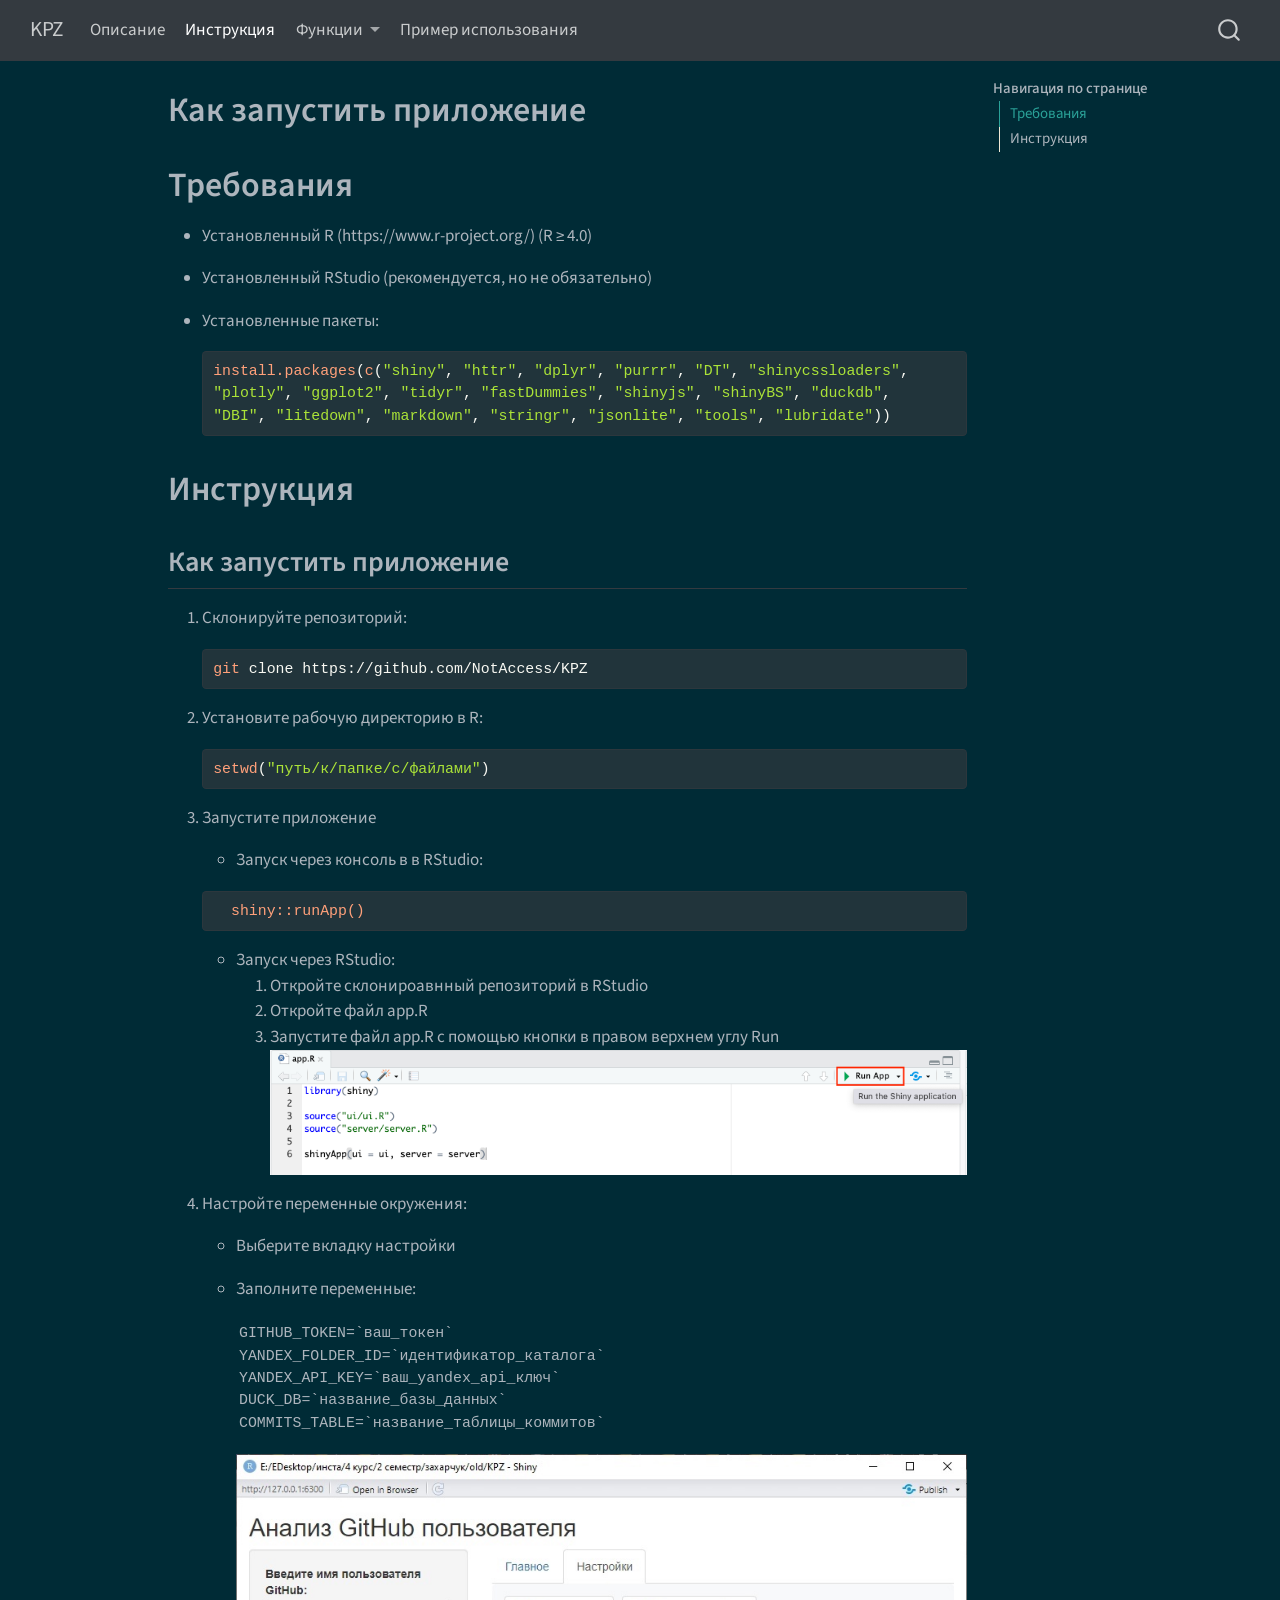
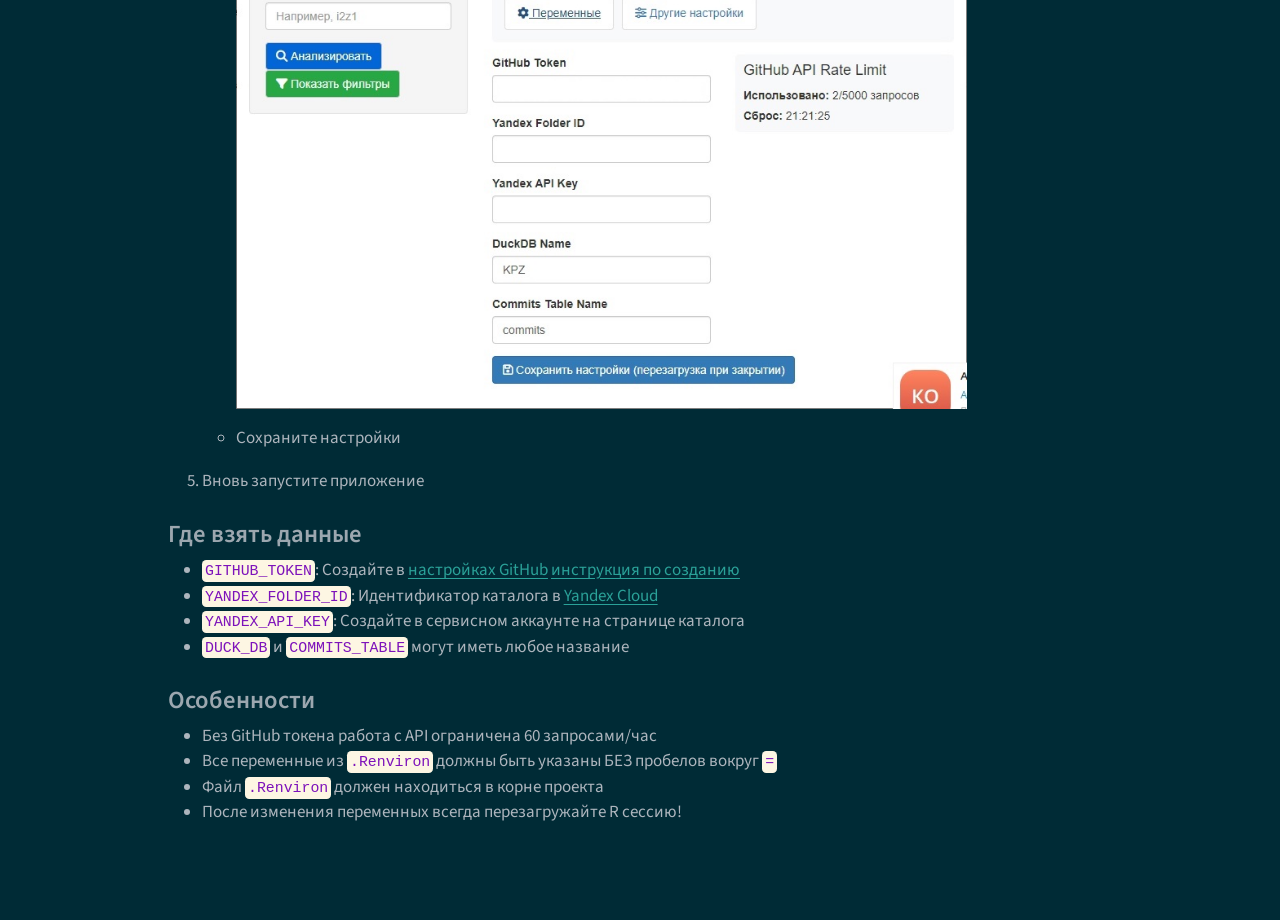
<file: docs/install.html>
<!DOCTYPE html>
<html xmlns="http://www.w3.org/1999/xhtml" lang="en" xml:lang="en"><head>

<meta charset="utf-8">
<meta name="generator" content="quarto-1.6.42">

<meta name="viewport" content="width=device-width, initial-scale=1.0, user-scalable=yes">


<title>Как запустить приложение – KPZ</title>
<style>
code{white-space: pre-wrap;}
span.smallcaps{font-variant: small-caps;}
div.columns{display: flex; gap: min(4vw, 1.5em);}
div.column{flex: auto; overflow-x: auto;}
div.hanging-indent{margin-left: 1.5em; text-indent: -1.5em;}
ul.task-list{list-style: none;}
ul.task-list li input[type="checkbox"] {
  width: 0.8em;
  margin: 0 0.8em 0.2em -1em; /* quarto-specific, see https://github.com/quarto-dev/quarto-cli/issues/4556 */ 
  vertical-align: middle;
}
/* CSS for syntax highlighting */
pre > code.sourceCode { white-space: pre; position: relative; }
pre > code.sourceCode > span { line-height: 1.25; }
pre > code.sourceCode > span:empty { height: 1.2em; }
.sourceCode { overflow: visible; }
code.sourceCode > span { color: inherit; text-decoration: inherit; }
div.sourceCode { margin: 1em 0; }
pre.sourceCode { margin: 0; }
@media screen {
div.sourceCode { overflow: auto; }
}
@media print {
pre > code.sourceCode { white-space: pre-wrap; }
pre > code.sourceCode > span { display: inline-block; text-indent: -5em; padding-left: 5em; }
}
pre.numberSource code
  { counter-reset: source-line 0; }
pre.numberSource code > span
  { position: relative; left: -4em; counter-increment: source-line; }
pre.numberSource code > span > a:first-child::before
  { content: counter(source-line);
    position: relative; left: -1em; text-align: right; vertical-align: baseline;
    border: none; display: inline-block;
    -webkit-touch-callout: none; -webkit-user-select: none;
    -khtml-user-select: none; -moz-user-select: none;
    -ms-user-select: none; user-select: none;
    padding: 0 4px; width: 4em;
  }
pre.numberSource { margin-left: 3em;  padding-left: 4px; }
div.sourceCode
  {   }
@media screen {
pre > code.sourceCode > span > a:first-child::before { text-decoration: underline; }
}
</style>


<script src="site_libs/quarto-nav/quarto-nav.js"></script>
<script src="site_libs/quarto-nav/headroom.min.js"></script>
<script src="site_libs/clipboard/clipboard.min.js"></script>
<script src="site_libs/quarto-search/autocomplete.umd.js"></script>
<script src="site_libs/quarto-search/fuse.min.js"></script>
<script src="site_libs/quarto-search/quarto-search.js"></script>
<meta name="quarto:offset" content="./">
<script src="site_libs/quarto-html/quarto.js"></script>
<script src="site_libs/quarto-html/popper.min.js"></script>
<script src="site_libs/quarto-html/tippy.umd.min.js"></script>
<script src="site_libs/quarto-html/anchor.min.js"></script>
<link href="site_libs/quarto-html/tippy.css" rel="stylesheet">
<link href="site_libs/quarto-html/quarto-syntax-highlighting-dark-b53751a350365c71b6c909e95f209ed1.css" rel="stylesheet" id="quarto-text-highlighting-styles">
<script src="site_libs/bootstrap/bootstrap.min.js"></script>
<link href="site_libs/bootstrap/bootstrap-icons.css" rel="stylesheet">
<link href="site_libs/bootstrap/bootstrap-facd30bd6cd4d5c9567c8a5b7d77199b.min.css" rel="stylesheet" append-hash="true" id="quarto-bootstrap" data-mode="dark">
<script id="quarto-search-options" type="application/json">{
  "location": "navbar",
  "copy-button": false,
  "collapse-after": 3,
  "panel-placement": "end",
  "type": "overlay",
  "limit": 50,
  "keyboard-shortcut": [
    "f",
    "/",
    "s"
  ],
  "show-item-context": false,
  "language": {
    "search-no-results-text": "No results",
    "search-matching-documents-text": "matching documents",
    "search-copy-link-title": "Copy link to search",
    "search-hide-matches-text": "Hide additional matches",
    "search-more-match-text": "more match in this document",
    "search-more-matches-text": "more matches in this document",
    "search-clear-button-title": "Clear",
    "search-text-placeholder": "",
    "search-detached-cancel-button-title": "Cancel",
    "search-submit-button-title": "Submit",
    "search-label": "Search"
  }
}</script>


<link rel="stylesheet" href="styles.css">
</head>

<body class="nav-fixed">

<div id="quarto-search-results"></div>
  <header id="quarto-header" class="headroom fixed-top">
    <nav class="navbar navbar-expand-lg " data-bs-theme="dark">
      <div class="navbar-container container-fluid">
      <div class="navbar-brand-container mx-auto">
    <a class="navbar-brand" href="./index.html">
    <span class="navbar-title">KPZ</span>
    </a>
  </div>
            <div id="quarto-search" class="" title="Search"></div>
          <button class="navbar-toggler" type="button" data-bs-toggle="collapse" data-bs-target="#navbarCollapse" aria-controls="navbarCollapse" role="menu" aria-expanded="false" aria-label="Toggle navigation" onclick="if (window.quartoToggleHeadroom) { window.quartoToggleHeadroom(); }">
  <span class="navbar-toggler-icon"></span>
</button>
          <div class="collapse navbar-collapse" id="navbarCollapse">
            <ul class="navbar-nav navbar-nav-scroll me-auto">
  <li class="nav-item">
    <a class="nav-link" href="./index.html"> 
<span class="menu-text">Описание</span></a>
  </li>  
  <li class="nav-item">
    <a class="nav-link active" href="./install.html" aria-current="page"> 
<span class="menu-text">Инструкция</span></a>
  </li>  
  <li class="nav-item dropdown ">
    <a class="nav-link dropdown-toggle" href="#" id="nav-menu-" role="link" data-bs-toggle="dropdown" aria-expanded="false">
 <span class="menu-text">Функции</span>
    </a>
    <ul class="dropdown-menu" aria-labelledby="nav-menu-">    
        <li>
    <a class="dropdown-item" href="./ML.html">
 <span class="dropdown-text">Фаза ML</span></a>
  </li>  
        <li>
    <a class="dropdown-item" href="./ETL.html">
 <span class="dropdown-text">Фаза ETL</span></a>
  </li>  
        <li>
    <a class="dropdown-item" href="./server.html">
 <span class="dropdown-text">Сервер</span></a>
  </li>  
    </ul>
  </li>
  <li class="nav-item">
    <a class="nav-link" href="./example.html"> 
<span class="menu-text">Пример использования</span></a>
  </li>  
</ul>
          </div> <!-- /navcollapse -->
            <div class="quarto-navbar-tools">
</div>
      </div> <!-- /container-fluid -->
    </nav>
</header>
<!-- content -->
<div id="quarto-content" class="quarto-container page-columns page-rows-contents page-layout-article page-navbar">
<!-- sidebar -->
<!-- margin-sidebar -->
    <div id="quarto-margin-sidebar" class="sidebar margin-sidebar">
        <nav id="TOC" role="doc-toc" class="toc-active">
    <h2 id="toc-title">Навигация по странице</h2>
   
  <ul>
  <li><a href="#требования" id="toc-требования" class="nav-link active" data-scroll-target="#требования">Требования</a></li>
  <li><a href="#инструкция" id="toc-инструкция" class="nav-link" data-scroll-target="#инструкция">Инструкция</a>
  <ul class="collapse">
  <li><a href="#как-запустить-приложение" id="toc-как-запустить-приложение" class="nav-link" data-scroll-target="#как-запустить-приложение">Как запустить приложение</a>
  <ul class="collapse">
  <li><a href="#где-взять-данные" id="toc-где-взять-данные" class="nav-link" data-scroll-target="#где-взять-данные">Где взять данные</a></li>
  <li><a href="#особенности" id="toc-особенности" class="nav-link" data-scroll-target="#особенности">Особенности</a></li>
  </ul></li>
  </ul></li>
  </ul>
</nav>
    </div>
<!-- main -->
<main class="content" id="quarto-document-content">

<header id="title-block-header" class="quarto-title-block default">
<div class="quarto-title">
<h1 class="title">Как запустить приложение</h1>
</div>



<div class="quarto-title-meta">

    
  
    
  </div>
  


</header>


<section id="требования" class="level1">
<h1>Требования</h1>
<ul>
<li><p>Установленный R (https://www.r-project.org/) (R ≥ 4.0)</p></li>
<li><p>Установленный RStudio (рекомендуется, но не обязательно)</p></li>
<li><p>Установленные пакеты:</p>
<div class="sourceCode" id="cb1"><pre class="sourceCode r code-with-copy"><code class="sourceCode r"><span id="cb1-1"><a href="#cb1-1" aria-hidden="true" tabindex="-1"></a><span class="fu">install.packages</span>(<span class="fu">c</span>(<span class="st">"shiny"</span>, <span class="st">"httr"</span>, <span class="st">"dplyr"</span>, <span class="st">"purrr"</span>, <span class="st">"DT"</span>, <span class="st">"shinycssloaders"</span>, </span>
<span id="cb1-2"><a href="#cb1-2" aria-hidden="true" tabindex="-1"></a><span class="st">"plotly"</span>, <span class="st">"ggplot2"</span>, <span class="st">"tidyr"</span>, <span class="st">"fastDummies"</span>, <span class="st">"shinyjs"</span>, <span class="st">"shinyBS"</span>, <span class="st">"duckdb"</span>, </span>
<span id="cb1-3"><a href="#cb1-3" aria-hidden="true" tabindex="-1"></a><span class="st">"DBI"</span>, <span class="st">"litedown"</span>, <span class="st">"markdown"</span>, <span class="st">"stringr"</span>, <span class="st">"jsonlite"</span>, <span class="st">"tools"</span>, <span class="st">"lubridate"</span>))</span></code><button title="Copy to Clipboard" class="code-copy-button"><i class="bi"></i></button></pre></div></li>
</ul>
</section>
<section id="инструкция" class="level1">
<h1>Инструкция</h1>
<section id="как-запустить-приложение" class="level2">
<h2 class="anchored" data-anchor-id="как-запустить-приложение">Как запустить приложение</h2>
<ol type="1">
<li><p>Склонируйте репозиторий:</p>
<div class="sourceCode" id="cb2"><pre class="sourceCode bash code-with-copy"><code class="sourceCode bash"><span id="cb2-1"><a href="#cb2-1" aria-hidden="true" tabindex="-1"></a><span class="fu">git</span> clone https://github.com/NotAccess/KPZ</span></code><button title="Copy to Clipboard" class="code-copy-button"><i class="bi"></i></button></pre></div></li>
<li><p>Установите рабочую директорию в R:</p>
<div class="sourceCode" id="cb3"><pre class="sourceCode r code-with-copy"><code class="sourceCode r"><span id="cb3-1"><a href="#cb3-1" aria-hidden="true" tabindex="-1"></a><span class="fu">setwd</span>(<span class="st">"путь/к/папке/с/файлами"</span>)</span></code><button title="Copy to Clipboard" class="code-copy-button"><i class="bi"></i></button></pre></div></li>
<li><p>Запустите приложение</p>
<ul>
<li>Запуск через консоль в в RStudio:</li>
</ul>
<div class="sourceCode" id="cb4"><pre class="sourceCode bash code-with-copy"><code class="sourceCode bash"><span id="cb4-1"><a href="#cb4-1" aria-hidden="true" tabindex="-1"></a>  <span class="fu">shiny::runApp()</span></span></code><button title="Copy to Clipboard" class="code-copy-button"><i class="bi"></i></button></pre></div>
<ul>
<li>Запуск через RStudio:
<ol type="1">
<li>Откройте склонироавнный репозиторий в RStudio</li>
<li>Откройте файл app.R</li>
<li>Запустите файл app.R с помощью кнопки в правом верхнем углу Run <img src="img/run.png" class="img-fluid" alt="run"></li>
</ol></li>
</ul></li>
<li><p>Настройте переменные окружения:</p>
<ul>
<li><p>Выберите вкладку настройки</p></li>
<li><p>Заполните переменные:</p>
<pre><code>GITHUB_TOKEN=`ваш_токен`
YANDEX_FOLDER_ID=`идентификатор_каталога`
YANDEX_API_KEY=`ваш_yandex_api_ключ`
DUCK_DB=`название_базы_данных`
COMMITS_TABLE=`название_таблицы_коммитов`</code></pre>
<p><img src="img/par.jpeg" class="img-fluid"></p></li>
<li><p>Сохраните настройки</p></li>
</ul></li>
<li><p>Вновь запустите приложение</p></li>
</ol>
<section id="где-взять-данные" class="level3">
<h3 class="anchored" data-anchor-id="где-взять-данные">Где взять данные</h3>
<ul>
<li><code>GITHUB_TOKEN</code>: Создайте в <a href="https://github.com/settings/tokens">настройках GitHub</a> <a href="https://github.com/NotAccess/KPZ/wiki/Token">инструкция по созданию</a></li>
<li><code>YANDEX_FOLDER_ID</code>: Идентификатор каталога в <a href="https://console.cloud.yandex.ru/folders">Yandex Cloud</a></li>
<li><code>YANDEX_API_KEY</code>: Создайте в сервисном аккаунте на странице каталога</li>
<li><code>DUCK_DB</code> и <code>COMMITS_TABLE</code> могут иметь любое название</li>
</ul>
</section>
<section id="особенности" class="level3">
<h3 class="anchored" data-anchor-id="особенности">Особенности</h3>
<ul>
<li>Без GitHub токена работа с API ограничена 60 запросами/час</li>
<li>Все переменные из <code>.Renviron</code> должны быть указаны БЕЗ пробелов вокруг <code>=</code></li>
<li>Файл <code>.Renviron</code> должен находиться в корне проекта</li>
<li>После изменения переменных всегда перезагружайте R сессию!</li>
</ul>


</section>
</section>
</section>

</main> <!-- /main -->
<script id="quarto-html-after-body" type="application/javascript">
window.document.addEventListener("DOMContentLoaded", function (event) {
  const toggleBodyColorMode = (bsSheetEl) => {
    const mode = bsSheetEl.getAttribute("data-mode");
    const bodyEl = window.document.querySelector("body");
    if (mode === "dark") {
      bodyEl.classList.add("quarto-dark");
      bodyEl.classList.remove("quarto-light");
    } else {
      bodyEl.classList.add("quarto-light");
      bodyEl.classList.remove("quarto-dark");
    }
  }
  const toggleBodyColorPrimary = () => {
    const bsSheetEl = window.document.querySelector("link#quarto-bootstrap");
    if (bsSheetEl) {
      toggleBodyColorMode(bsSheetEl);
    }
  }
  toggleBodyColorPrimary();  
  const icon = "";
  const anchorJS = new window.AnchorJS();
  anchorJS.options = {
    placement: 'right',
    icon: icon
  };
  anchorJS.add('.anchored');
  const isCodeAnnotation = (el) => {
    for (const clz of el.classList) {
      if (clz.startsWith('code-annotation-')) {                     
        return true;
      }
    }
    return false;
  }
  const onCopySuccess = function(e) {
    // button target
    const button = e.trigger;
    // don't keep focus
    button.blur();
    // flash "checked"
    button.classList.add('code-copy-button-checked');
    var currentTitle = button.getAttribute("title");
    button.setAttribute("title", "Copied!");
    let tooltip;
    if (window.bootstrap) {
      button.setAttribute("data-bs-toggle", "tooltip");
      button.setAttribute("data-bs-placement", "left");
      button.setAttribute("data-bs-title", "Copied!");
      tooltip = new bootstrap.Tooltip(button, 
        { trigger: "manual", 
          customClass: "code-copy-button-tooltip",
          offset: [0, -8]});
      tooltip.show();    
    }
    setTimeout(function() {
      if (tooltip) {
        tooltip.hide();
        button.removeAttribute("data-bs-title");
        button.removeAttribute("data-bs-toggle");
        button.removeAttribute("data-bs-placement");
      }
      button.setAttribute("title", currentTitle);
      button.classList.remove('code-copy-button-checked');
    }, 1000);
    // clear code selection
    e.clearSelection();
  }
  const getTextToCopy = function(trigger) {
      const codeEl = trigger.previousElementSibling.cloneNode(true);
      for (const childEl of codeEl.children) {
        if (isCodeAnnotation(childEl)) {
          childEl.remove();
        }
      }
      return codeEl.innerText;
  }
  const clipboard = new window.ClipboardJS('.code-copy-button:not([data-in-quarto-modal])', {
    text: getTextToCopy
  });
  clipboard.on('success', onCopySuccess);
  if (window.document.getElementById('quarto-embedded-source-code-modal')) {
    const clipboardModal = new window.ClipboardJS('.code-copy-button[data-in-quarto-modal]', {
      text: getTextToCopy,
      container: window.document.getElementById('quarto-embedded-source-code-modal')
    });
    clipboardModal.on('success', onCopySuccess);
  }
    var localhostRegex = new RegExp(/^(?:http|https):\/\/localhost\:?[0-9]*\//);
    var mailtoRegex = new RegExp(/^mailto:/);
      var filterRegex = new RegExp('/' + window.location.host + '/');
    var isInternal = (href) => {
        return filterRegex.test(href) || localhostRegex.test(href) || mailtoRegex.test(href);
    }
    // Inspect non-navigation links and adorn them if external
 	var links = window.document.querySelectorAll('a[href]:not(.nav-link):not(.navbar-brand):not(.toc-action):not(.sidebar-link):not(.sidebar-item-toggle):not(.pagination-link):not(.no-external):not([aria-hidden]):not(.dropdown-item):not(.quarto-navigation-tool):not(.about-link)');
    for (var i=0; i<links.length; i++) {
      const link = links[i];
      if (!isInternal(link.href)) {
        // undo the damage that might have been done by quarto-nav.js in the case of
        // links that we want to consider external
        if (link.dataset.originalHref !== undefined) {
          link.href = link.dataset.originalHref;
        }
      }
    }
  function tippyHover(el, contentFn, onTriggerFn, onUntriggerFn) {
    const config = {
      allowHTML: true,
      maxWidth: 500,
      delay: 100,
      arrow: false,
      appendTo: function(el) {
          return el.parentElement;
      },
      interactive: true,
      interactiveBorder: 10,
      theme: 'quarto',
      placement: 'bottom-start',
    };
    if (contentFn) {
      config.content = contentFn;
    }
    if (onTriggerFn) {
      config.onTrigger = onTriggerFn;
    }
    if (onUntriggerFn) {
      config.onUntrigger = onUntriggerFn;
    }
    window.tippy(el, config); 
  }
  const noterefs = window.document.querySelectorAll('a[role="doc-noteref"]');
  for (var i=0; i<noterefs.length; i++) {
    const ref = noterefs[i];
    tippyHover(ref, function() {
      // use id or data attribute instead here
      let href = ref.getAttribute('data-footnote-href') || ref.getAttribute('href');
      try { href = new URL(href).hash; } catch {}
      const id = href.replace(/^#\/?/, "");
      const note = window.document.getElementById(id);
      if (note) {
        return note.innerHTML;
      } else {
        return "";
      }
    });
  }
  const xrefs = window.document.querySelectorAll('a.quarto-xref');
  const processXRef = (id, note) => {
    // Strip column container classes
    const stripColumnClz = (el) => {
      el.classList.remove("page-full", "page-columns");
      if (el.children) {
        for (const child of el.children) {
          stripColumnClz(child);
        }
      }
    }
    stripColumnClz(note)
    if (id === null || id.startsWith('sec-')) {
      // Special case sections, only their first couple elements
      const container = document.createElement("div");
      if (note.children && note.children.length > 2) {
        container.appendChild(note.children[0].cloneNode(true));
        for (let i = 1; i < note.children.length; i++) {
          const child = note.children[i];
          if (child.tagName === "P" && child.innerText === "") {
            continue;
          } else {
            container.appendChild(child.cloneNode(true));
            break;
          }
        }
        if (window.Quarto?.typesetMath) {
          window.Quarto.typesetMath(container);
        }
        return container.innerHTML
      } else {
        if (window.Quarto?.typesetMath) {
          window.Quarto.typesetMath(note);
        }
        return note.innerHTML;
      }
    } else {
      // Remove any anchor links if they are present
      const anchorLink = note.querySelector('a.anchorjs-link');
      if (anchorLink) {
        anchorLink.remove();
      }
      if (window.Quarto?.typesetMath) {
        window.Quarto.typesetMath(note);
      }
      if (note.classList.contains("callout")) {
        return note.outerHTML;
      } else {
        return note.innerHTML;
      }
    }
  }
  for (var i=0; i<xrefs.length; i++) {
    const xref = xrefs[i];
    tippyHover(xref, undefined, function(instance) {
      instance.disable();
      let url = xref.getAttribute('href');
      let hash = undefined; 
      if (url.startsWith('#')) {
        hash = url;
      } else {
        try { hash = new URL(url).hash; } catch {}
      }
      if (hash) {
        const id = hash.replace(/^#\/?/, "");
        const note = window.document.getElementById(id);
        if (note !== null) {
          try {
            const html = processXRef(id, note.cloneNode(true));
            instance.setContent(html);
          } finally {
            instance.enable();
            instance.show();
          }
        } else {
          // See if we can fetch this
          fetch(url.split('#')[0])
          .then(res => res.text())
          .then(html => {
            const parser = new DOMParser();
            const htmlDoc = parser.parseFromString(html, "text/html");
            const note = htmlDoc.getElementById(id);
            if (note !== null) {
              const html = processXRef(id, note);
              instance.setContent(html);
            } 
          }).finally(() => {
            instance.enable();
            instance.show();
          });
        }
      } else {
        // See if we can fetch a full url (with no hash to target)
        // This is a special case and we should probably do some content thinning / targeting
        fetch(url)
        .then(res => res.text())
        .then(html => {
          const parser = new DOMParser();
          const htmlDoc = parser.parseFromString(html, "text/html");
          const note = htmlDoc.querySelector('main.content');
          if (note !== null) {
            // This should only happen for chapter cross references
            // (since there is no id in the URL)
            // remove the first header
            if (note.children.length > 0 && note.children[0].tagName === "HEADER") {
              note.children[0].remove();
            }
            const html = processXRef(null, note);
            instance.setContent(html);
          } 
        }).finally(() => {
          instance.enable();
          instance.show();
        });
      }
    }, function(instance) {
    });
  }
      let selectedAnnoteEl;
      const selectorForAnnotation = ( cell, annotation) => {
        let cellAttr = 'data-code-cell="' + cell + '"';
        let lineAttr = 'data-code-annotation="' +  annotation + '"';
        const selector = 'span[' + cellAttr + '][' + lineAttr + ']';
        return selector;
      }
      const selectCodeLines = (annoteEl) => {
        const doc = window.document;
        const targetCell = annoteEl.getAttribute("data-target-cell");
        const targetAnnotation = annoteEl.getAttribute("data-target-annotation");
        const annoteSpan = window.document.querySelector(selectorForAnnotation(targetCell, targetAnnotation));
        const lines = annoteSpan.getAttribute("data-code-lines").split(",");
        const lineIds = lines.map((line) => {
          return targetCell + "-" + line;
        })
        let top = null;
        let height = null;
        let parent = null;
        if (lineIds.length > 0) {
            //compute the position of the single el (top and bottom and make a div)
            const el = window.document.getElementById(lineIds[0]);
            top = el.offsetTop;
            height = el.offsetHeight;
            parent = el.parentElement.parentElement;
          if (lineIds.length > 1) {
            const lastEl = window.document.getElementById(lineIds[lineIds.length - 1]);
            const bottom = lastEl.offsetTop + lastEl.offsetHeight;
            height = bottom - top;
          }
          if (top !== null && height !== null && parent !== null) {
            // cook up a div (if necessary) and position it 
            let div = window.document.getElementById("code-annotation-line-highlight");
            if (div === null) {
              div = window.document.createElement("div");
              div.setAttribute("id", "code-annotation-line-highlight");
              div.style.position = 'absolute';
              parent.appendChild(div);
            }
            div.style.top = top - 2 + "px";
            div.style.height = height + 4 + "px";
            div.style.left = 0;
            let gutterDiv = window.document.getElementById("code-annotation-line-highlight-gutter");
            if (gutterDiv === null) {
              gutterDiv = window.document.createElement("div");
              gutterDiv.setAttribute("id", "code-annotation-line-highlight-gutter");
              gutterDiv.style.position = 'absolute';
              const codeCell = window.document.getElementById(targetCell);
              const gutter = codeCell.querySelector('.code-annotation-gutter');
              gutter.appendChild(gutterDiv);
            }
            gutterDiv.style.top = top - 2 + "px";
            gutterDiv.style.height = height + 4 + "px";
          }
          selectedAnnoteEl = annoteEl;
        }
      };
      const unselectCodeLines = () => {
        const elementsIds = ["code-annotation-line-highlight", "code-annotation-line-highlight-gutter"];
        elementsIds.forEach((elId) => {
          const div = window.document.getElementById(elId);
          if (div) {
            div.remove();
          }
        });
        selectedAnnoteEl = undefined;
      };
        // Handle positioning of the toggle
    window.addEventListener(
      "resize",
      throttle(() => {
        elRect = undefined;
        if (selectedAnnoteEl) {
          selectCodeLines(selectedAnnoteEl);
        }
      }, 10)
    );
    function throttle(fn, ms) {
    let throttle = false;
    let timer;
      return (...args) => {
        if(!throttle) { // first call gets through
            fn.apply(this, args);
            throttle = true;
        } else { // all the others get throttled
            if(timer) clearTimeout(timer); // cancel #2
            timer = setTimeout(() => {
              fn.apply(this, args);
              timer = throttle = false;
            }, ms);
        }
      };
    }
      // Attach click handler to the DT
      const annoteDls = window.document.querySelectorAll('dt[data-target-cell]');
      for (const annoteDlNode of annoteDls) {
        annoteDlNode.addEventListener('click', (event) => {
          const clickedEl = event.target;
          if (clickedEl !== selectedAnnoteEl) {
            unselectCodeLines();
            const activeEl = window.document.querySelector('dt[data-target-cell].code-annotation-active');
            if (activeEl) {
              activeEl.classList.remove('code-annotation-active');
            }
            selectCodeLines(clickedEl);
            clickedEl.classList.add('code-annotation-active');
          } else {
            // Unselect the line
            unselectCodeLines();
            clickedEl.classList.remove('code-annotation-active');
          }
        });
      }
  const findCites = (el) => {
    const parentEl = el.parentElement;
    if (parentEl) {
      const cites = parentEl.dataset.cites;
      if (cites) {
        return {
          el,
          cites: cites.split(' ')
        };
      } else {
        return findCites(el.parentElement)
      }
    } else {
      return undefined;
    }
  };
  var bibliorefs = window.document.querySelectorAll('a[role="doc-biblioref"]');
  for (var i=0; i<bibliorefs.length; i++) {
    const ref = bibliorefs[i];
    const citeInfo = findCites(ref);
    if (citeInfo) {
      tippyHover(citeInfo.el, function() {
        var popup = window.document.createElement('div');
        citeInfo.cites.forEach(function(cite) {
          var citeDiv = window.document.createElement('div');
          citeDiv.classList.add('hanging-indent');
          citeDiv.classList.add('csl-entry');
          var biblioDiv = window.document.getElementById('ref-' + cite);
          if (biblioDiv) {
            citeDiv.innerHTML = biblioDiv.innerHTML;
          }
          popup.appendChild(citeDiv);
        });
        return popup.innerHTML;
      });
    }
  }
});
</script>
</div> <!-- /content -->




</body></html>
</file>
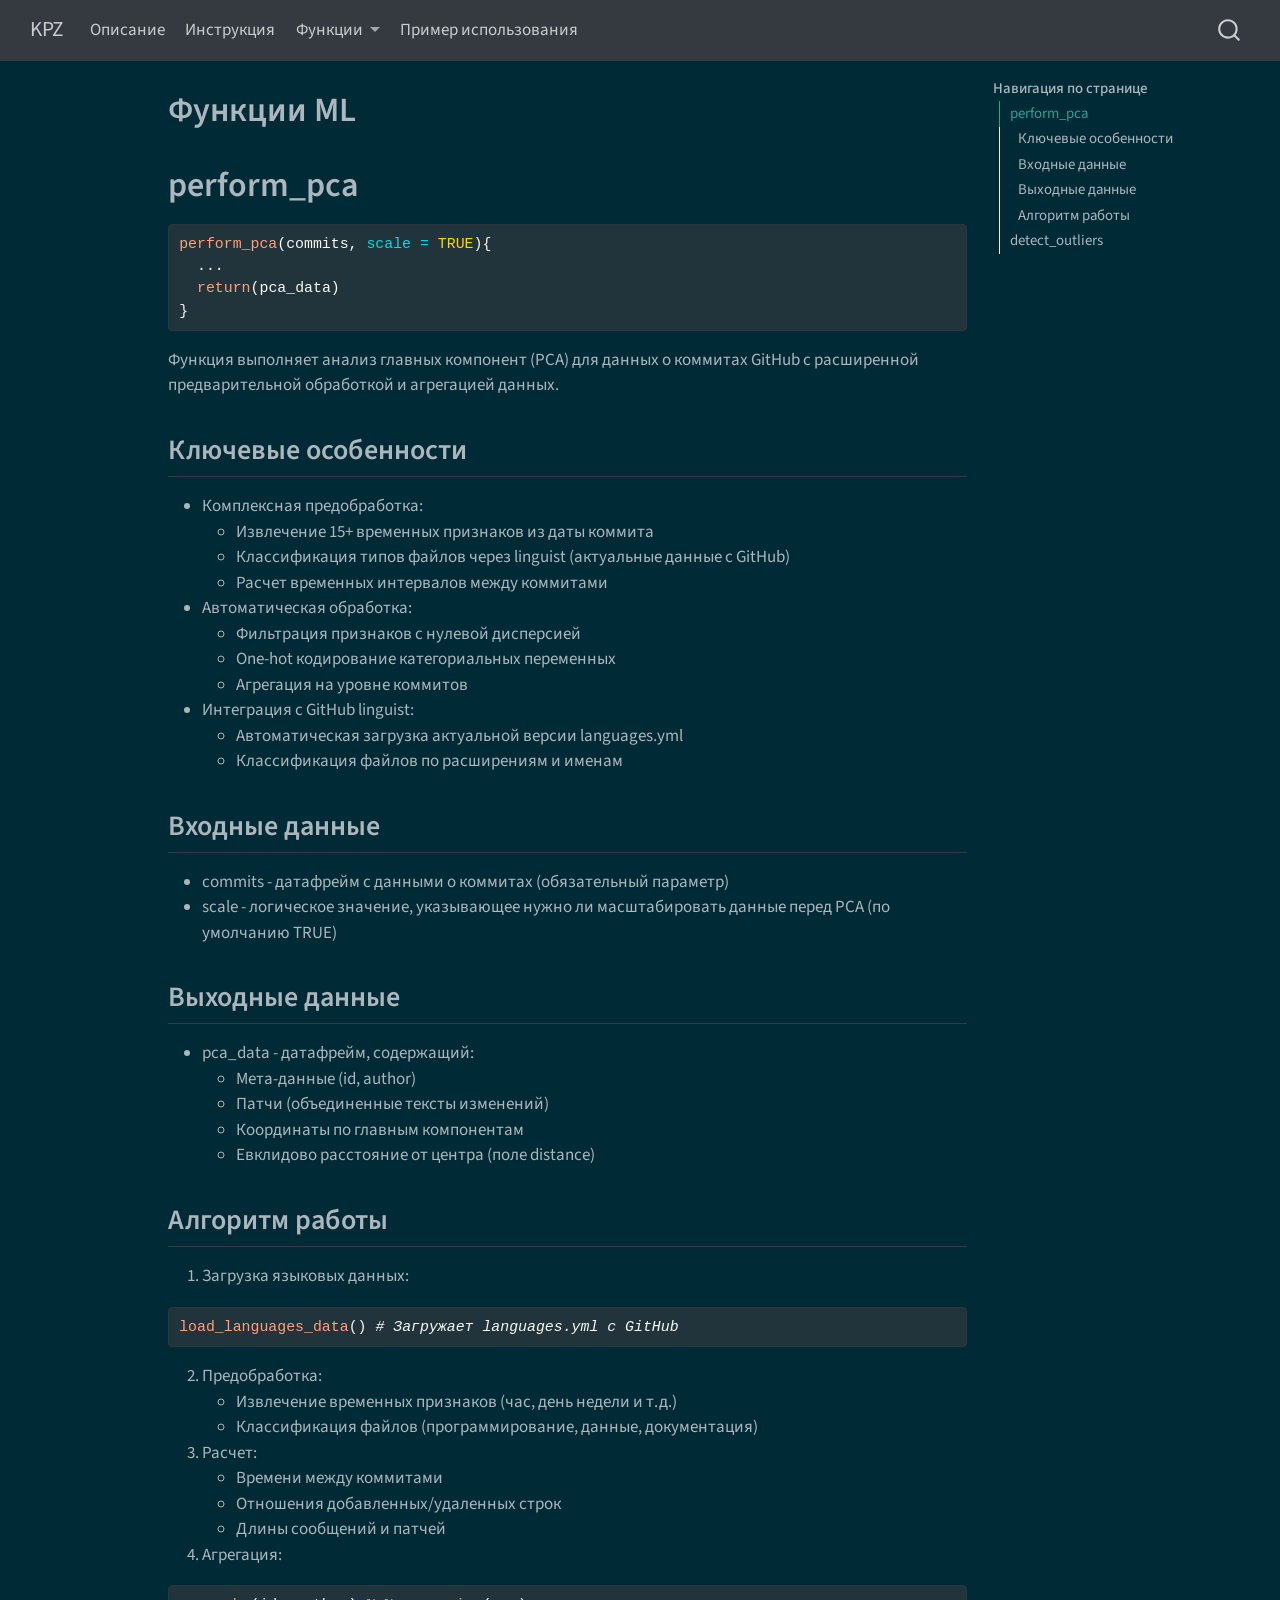
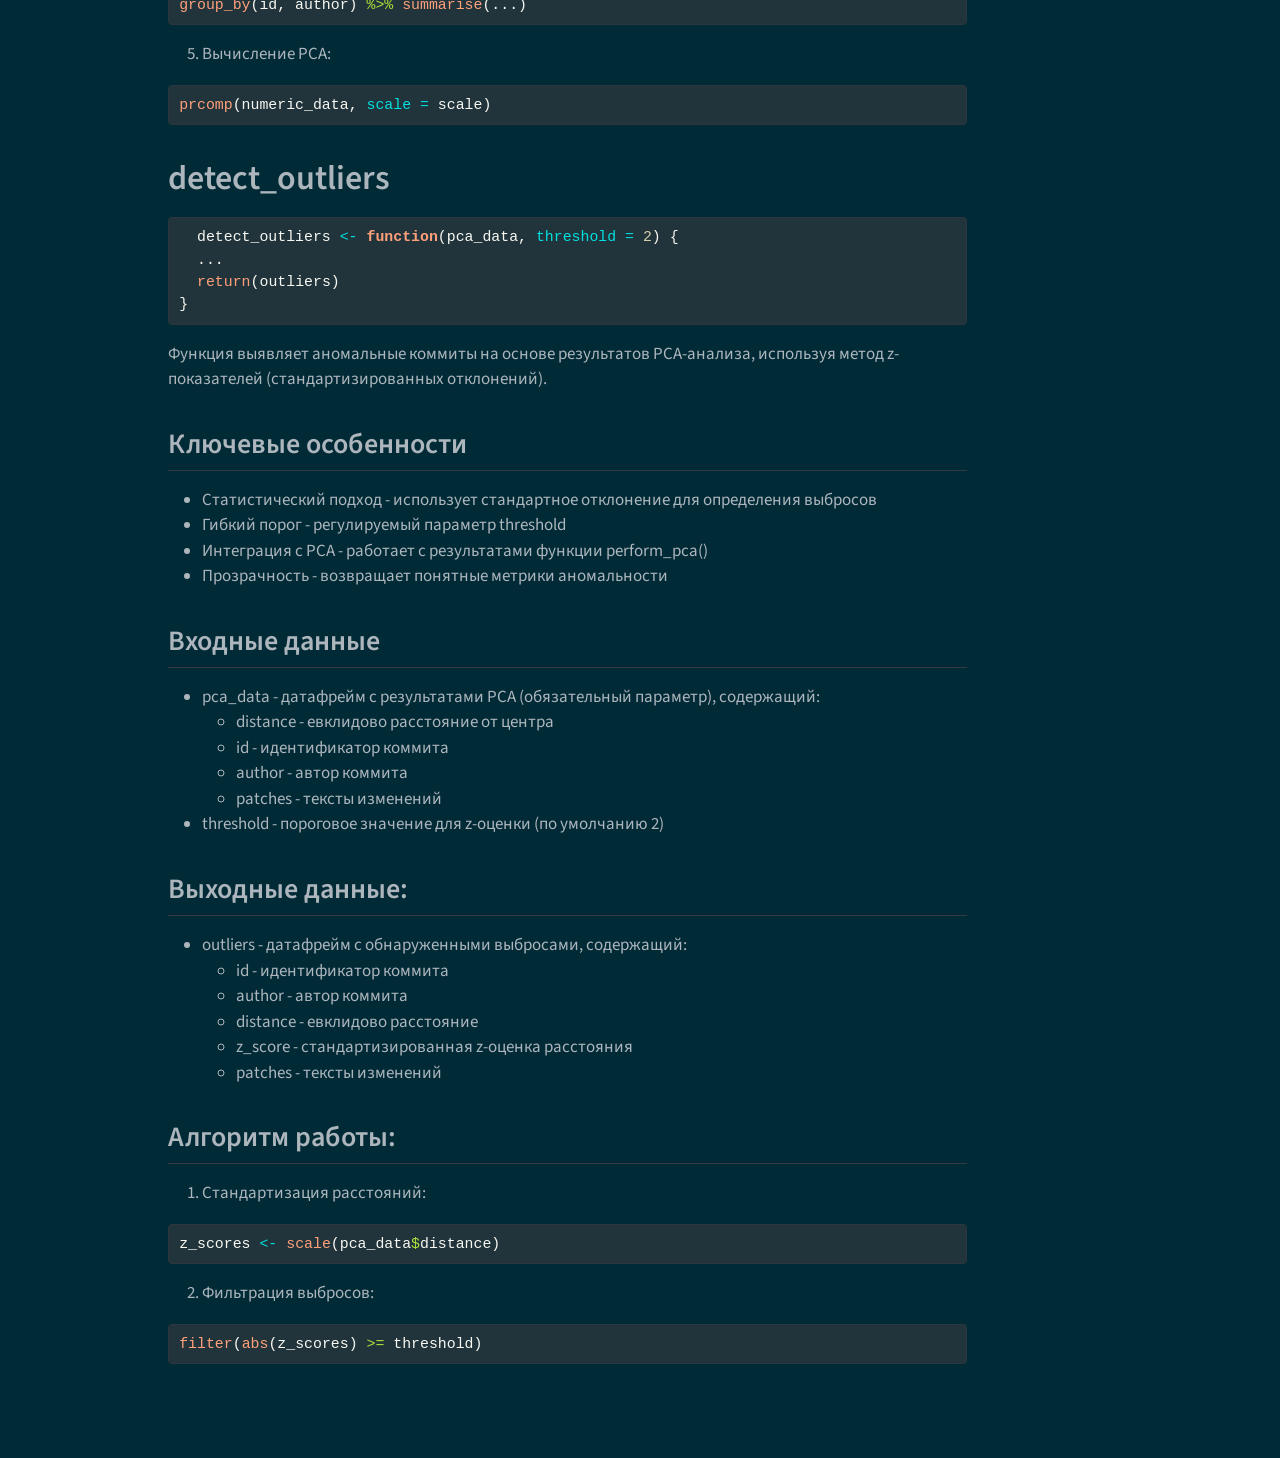
<file: docs/ML.html>
<!DOCTYPE html>
<html xmlns="http://www.w3.org/1999/xhtml" lang="en" xml:lang="en"><head>

<meta charset="utf-8">
<meta name="generator" content="quarto-1.6.42">

<meta name="viewport" content="width=device-width, initial-scale=1.0, user-scalable=yes">


<title>Функции ML – KPZ</title>
<style>
code{white-space: pre-wrap;}
span.smallcaps{font-variant: small-caps;}
div.columns{display: flex; gap: min(4vw, 1.5em);}
div.column{flex: auto; overflow-x: auto;}
div.hanging-indent{margin-left: 1.5em; text-indent: -1.5em;}
ul.task-list{list-style: none;}
ul.task-list li input[type="checkbox"] {
  width: 0.8em;
  margin: 0 0.8em 0.2em -1em; /* quarto-specific, see https://github.com/quarto-dev/quarto-cli/issues/4556 */ 
  vertical-align: middle;
}
/* CSS for syntax highlighting */
pre > code.sourceCode { white-space: pre; position: relative; }
pre > code.sourceCode > span { line-height: 1.25; }
pre > code.sourceCode > span:empty { height: 1.2em; }
.sourceCode { overflow: visible; }
code.sourceCode > span { color: inherit; text-decoration: inherit; }
div.sourceCode { margin: 1em 0; }
pre.sourceCode { margin: 0; }
@media screen {
div.sourceCode { overflow: auto; }
}
@media print {
pre > code.sourceCode { white-space: pre-wrap; }
pre > code.sourceCode > span { display: inline-block; text-indent: -5em; padding-left: 5em; }
}
pre.numberSource code
  { counter-reset: source-line 0; }
pre.numberSource code > span
  { position: relative; left: -4em; counter-increment: source-line; }
pre.numberSource code > span > a:first-child::before
  { content: counter(source-line);
    position: relative; left: -1em; text-align: right; vertical-align: baseline;
    border: none; display: inline-block;
    -webkit-touch-callout: none; -webkit-user-select: none;
    -khtml-user-select: none; -moz-user-select: none;
    -ms-user-select: none; user-select: none;
    padding: 0 4px; width: 4em;
  }
pre.numberSource { margin-left: 3em;  padding-left: 4px; }
div.sourceCode
  {   }
@media screen {
pre > code.sourceCode > span > a:first-child::before { text-decoration: underline; }
}
</style>


<script src="site_libs/quarto-nav/quarto-nav.js"></script>
<script src="site_libs/quarto-nav/headroom.min.js"></script>
<script src="site_libs/clipboard/clipboard.min.js"></script>
<script src="site_libs/quarto-search/autocomplete.umd.js"></script>
<script src="site_libs/quarto-search/fuse.min.js"></script>
<script src="site_libs/quarto-search/quarto-search.js"></script>
<meta name="quarto:offset" content="./">
<script src="site_libs/quarto-html/quarto.js"></script>
<script src="site_libs/quarto-html/popper.min.js"></script>
<script src="site_libs/quarto-html/tippy.umd.min.js"></script>
<script src="site_libs/quarto-html/anchor.min.js"></script>
<link href="site_libs/quarto-html/tippy.css" rel="stylesheet">
<link href="site_libs/quarto-html/quarto-syntax-highlighting-dark-b53751a350365c71b6c909e95f209ed1.css" rel="stylesheet" id="quarto-text-highlighting-styles">
<script src="site_libs/bootstrap/bootstrap.min.js"></script>
<link href="site_libs/bootstrap/bootstrap-icons.css" rel="stylesheet">
<link href="site_libs/bootstrap/bootstrap-facd30bd6cd4d5c9567c8a5b7d77199b.min.css" rel="stylesheet" append-hash="true" id="quarto-bootstrap" data-mode="dark">
<script id="quarto-search-options" type="application/json">{
  "location": "navbar",
  "copy-button": false,
  "collapse-after": 3,
  "panel-placement": "end",
  "type": "overlay",
  "limit": 50,
  "keyboard-shortcut": [
    "f",
    "/",
    "s"
  ],
  "show-item-context": false,
  "language": {
    "search-no-results-text": "No results",
    "search-matching-documents-text": "matching documents",
    "search-copy-link-title": "Copy link to search",
    "search-hide-matches-text": "Hide additional matches",
    "search-more-match-text": "more match in this document",
    "search-more-matches-text": "more matches in this document",
    "search-clear-button-title": "Clear",
    "search-text-placeholder": "",
    "search-detached-cancel-button-title": "Cancel",
    "search-submit-button-title": "Submit",
    "search-label": "Search"
  }
}</script>


<link rel="stylesheet" href="styles.css">
</head>

<body class="nav-fixed">

<div id="quarto-search-results"></div>
  <header id="quarto-header" class="headroom fixed-top">
    <nav class="navbar navbar-expand-lg " data-bs-theme="dark">
      <div class="navbar-container container-fluid">
      <div class="navbar-brand-container mx-auto">
    <a class="navbar-brand" href="./index.html">
    <span class="navbar-title">KPZ</span>
    </a>
  </div>
            <div id="quarto-search" class="" title="Search"></div>
          <button class="navbar-toggler" type="button" data-bs-toggle="collapse" data-bs-target="#navbarCollapse" aria-controls="navbarCollapse" role="menu" aria-expanded="false" aria-label="Toggle navigation" onclick="if (window.quartoToggleHeadroom) { window.quartoToggleHeadroom(); }">
  <span class="navbar-toggler-icon"></span>
</button>
          <div class="collapse navbar-collapse" id="navbarCollapse">
            <ul class="navbar-nav navbar-nav-scroll me-auto">
  <li class="nav-item">
    <a class="nav-link" href="./index.html"> 
<span class="menu-text">Описание</span></a>
  </li>  
  <li class="nav-item">
    <a class="nav-link" href="./install.html"> 
<span class="menu-text">Инструкция</span></a>
  </li>  
  <li class="nav-item dropdown ">
    <a class="nav-link dropdown-toggle" href="#" id="nav-menu-" role="link" data-bs-toggle="dropdown" aria-expanded="false">
 <span class="menu-text">Функции</span>
    </a>
    <ul class="dropdown-menu" aria-labelledby="nav-menu-">    
        <li>
    <a class="dropdown-item" href="./ML.html">
 <span class="dropdown-text">Фаза ML</span></a>
  </li>  
        <li>
    <a class="dropdown-item" href="./ETL.html">
 <span class="dropdown-text">Фаза ETL</span></a>
  </li>  
        <li>
    <a class="dropdown-item" href="./server.html">
 <span class="dropdown-text">Сервер</span></a>
  </li>  
    </ul>
  </li>
  <li class="nav-item">
    <a class="nav-link" href="./example.html"> 
<span class="menu-text">Пример использования</span></a>
  </li>  
</ul>
          </div> <!-- /navcollapse -->
            <div class="quarto-navbar-tools">
</div>
      </div> <!-- /container-fluid -->
    </nav>
</header>
<!-- content -->
<div id="quarto-content" class="quarto-container page-columns page-rows-contents page-layout-article page-navbar">
<!-- sidebar -->
<!-- margin-sidebar -->
    <div id="quarto-margin-sidebar" class="sidebar margin-sidebar">
        <nav id="TOC" role="doc-toc" class="toc-active">
    <h2 id="toc-title">Навигация по странице</h2>
   
  <ul>
  <li><a href="#perform_pca" id="toc-perform_pca" class="nav-link active" data-scroll-target="#perform_pca">perform_pca</a>
  <ul class="collapse">
  <li><a href="#ключевые-особенности" id="toc-ключевые-особенности" class="nav-link" data-scroll-target="#ключевые-особенности">Ключевые особенности</a></li>
  <li><a href="#входные-данные" id="toc-входные-данные" class="nav-link" data-scroll-target="#входные-данные">Входные данные</a></li>
  <li><a href="#выходные-данные" id="toc-выходные-данные" class="nav-link" data-scroll-target="#выходные-данные">Выходные данные</a></li>
  <li><a href="#алгоритм-работы" id="toc-алгоритм-работы" class="nav-link" data-scroll-target="#алгоритм-работы">Алгоритм работы</a></li>
  </ul></li>
  <li><a href="#detect_outliers" id="toc-detect_outliers" class="nav-link" data-scroll-target="#detect_outliers">detect_outliers</a>
  <ul class="collapse">
  <li><a href="#ключевые-особенности-1" id="toc-ключевые-особенности-1" class="nav-link" data-scroll-target="#ключевые-особенности-1">Ключевые особенности</a></li>
  <li><a href="#входные-данные-1" id="toc-входные-данные-1" class="nav-link" data-scroll-target="#входные-данные-1">Входные данные</a></li>
  <li><a href="#выходные-данные-1" id="toc-выходные-данные-1" class="nav-link" data-scroll-target="#выходные-данные-1">Выходные данные:</a></li>
  <li><a href="#алгоритм-работы-1" id="toc-алгоритм-работы-1" class="nav-link" data-scroll-target="#алгоритм-работы-1">Алгоритм работы:</a></li>
  </ul></li>
  </ul>
</nav>
    </div>
<!-- main -->
<main class="content" id="quarto-document-content">

<header id="title-block-header" class="quarto-title-block default">
<div class="quarto-title">
<h1 class="title">Функции ML</h1>
</div>



<div class="quarto-title-meta">

    
  
    
  </div>
  


</header>


<section id="perform_pca" class="level1">
<h1>perform_pca</h1>
<div class="sourceCode" id="cb1"><pre class="sourceCode r code-with-copy"><code class="sourceCode r"><span id="cb1-1"><a href="#cb1-1" aria-hidden="true" tabindex="-1"></a><span class="fu">perform_pca</span>(commits, <span class="at">scale =</span> <span class="cn">TRUE</span>){</span>
<span id="cb1-2"><a href="#cb1-2" aria-hidden="true" tabindex="-1"></a>  ...</span>
<span id="cb1-3"><a href="#cb1-3" aria-hidden="true" tabindex="-1"></a>  <span class="fu">return</span>(pca_data)</span>
<span id="cb1-4"><a href="#cb1-4" aria-hidden="true" tabindex="-1"></a>}</span></code><button title="Copy to Clipboard" class="code-copy-button"><i class="bi"></i></button></pre></div>
<p>Функция выполняет анализ главных компонент (PCA) для данных о коммитах GitHub с расширенной предварительной обработкой и агрегацией данных.</p>
<section id="ключевые-особенности" class="level2">
<h2 class="anchored" data-anchor-id="ключевые-особенности">Ключевые особенности</h2>
<ul>
<li>Комплексная предобработка:
<ul>
<li>Извлечение 15+ временных признаков из даты коммита</li>
<li>Классификация типов файлов через linguist (актуальные данные с GitHub)</li>
<li>Расчет временных интервалов между коммитами</li>
</ul></li>
<li>Автоматическая обработка:
<ul>
<li>Фильтрация признаков с нулевой дисперсией</li>
<li>One-hot кодирование категориальных переменных</li>
<li>Агрегация на уровне коммитов</li>
</ul></li>
<li>Интеграция с GitHub linguist:
<ul>
<li>Автоматическая загрузка актуальной версии languages.yml</li>
<li>Классификация файлов по расширениям и именам</li>
</ul></li>
</ul>
</section>
<section id="входные-данные" class="level2">
<h2 class="anchored" data-anchor-id="входные-данные">Входные данные</h2>
<ul>
<li>commits - датафрейм с данными о коммитах (обязательный параметр)</li>
<li>scale - логическое значение, указывающее нужно ли масштабировать данные перед PCA (по умолчанию TRUE)</li>
</ul>
</section>
<section id="выходные-данные" class="level2">
<h2 class="anchored" data-anchor-id="выходные-данные">Выходные данные</h2>
<ul>
<li>pca_data - датафрейм, содержащий:
<ul>
<li>Мета-данные (id, author)</li>
<li>Патчи (объединенные тексты изменений)</li>
<li>Координаты по главным компонентам</li>
<li>Евклидово расстояние от центра (поле distance)</li>
</ul></li>
</ul>
</section>
<section id="алгоритм-работы" class="level2">
<h2 class="anchored" data-anchor-id="алгоритм-работы">Алгоритм работы</h2>
<ol type="1">
<li>Загрузка языковых данных:</li>
</ol>
<div class="sourceCode" id="cb2"><pre class="sourceCode r code-with-copy"><code class="sourceCode r"><span id="cb2-1"><a href="#cb2-1" aria-hidden="true" tabindex="-1"></a><span class="fu">load_languages_data</span>() <span class="co"># Загружает languages.yml с GitHub</span></span></code><button title="Copy to Clipboard" class="code-copy-button"><i class="bi"></i></button></pre></div>
<ol start="2" type="1">
<li>Предобработка:
<ul>
<li>Извлечение временных признаков (час, день недели и т.д.)</li>
<li>Классификация файлов (программирование, данные, документация)</li>
</ul></li>
<li>Расчет:
<ul>
<li>Времени между коммитами</li>
<li>Отношения добавленных/удаленных строк</li>
<li>Длины сообщений и патчей</li>
</ul></li>
<li>Агрегация:</li>
</ol>
<div class="sourceCode" id="cb3"><pre class="sourceCode r code-with-copy"><code class="sourceCode r"><span id="cb3-1"><a href="#cb3-1" aria-hidden="true" tabindex="-1"></a><span class="fu">group_by</span>(id, author) <span class="sc">%&gt;%</span> <span class="fu">summarise</span>(...)</span></code><button title="Copy to Clipboard" class="code-copy-button"><i class="bi"></i></button></pre></div>
<ol start="5" type="1">
<li>Вычисление PCA:</li>
</ol>
<div class="sourceCode" id="cb4"><pre class="sourceCode r code-with-copy"><code class="sourceCode r"><span id="cb4-1"><a href="#cb4-1" aria-hidden="true" tabindex="-1"></a><span class="fu">prcomp</span>(numeric_data, <span class="at">scale =</span> scale)</span></code><button title="Copy to Clipboard" class="code-copy-button"><i class="bi"></i></button></pre></div>
</section>
</section>
<section id="detect_outliers" class="level1">
<h1>detect_outliers</h1>
<div class="sourceCode" id="cb5"><pre class="sourceCode r code-with-copy"><code class="sourceCode r"><span id="cb5-1"><a href="#cb5-1" aria-hidden="true" tabindex="-1"></a>  detect_outliers <span class="ot">&lt;-</span> <span class="cf">function</span>(pca_data, <span class="at">threshold =</span> <span class="dv">2</span>) {</span>
<span id="cb5-2"><a href="#cb5-2" aria-hidden="true" tabindex="-1"></a>  ...</span>
<span id="cb5-3"><a href="#cb5-3" aria-hidden="true" tabindex="-1"></a>  <span class="fu">return</span>(outliers)</span>
<span id="cb5-4"><a href="#cb5-4" aria-hidden="true" tabindex="-1"></a>}</span></code><button title="Copy to Clipboard" class="code-copy-button"><i class="bi"></i></button></pre></div>
<p>Функция выявляет аномальные коммиты на основе результатов PCA-анализа, используя метод z-показателей (стандартизированных отклонений).</p>
<section id="ключевые-особенности-1" class="level2">
<h2 class="anchored" data-anchor-id="ключевые-особенности-1">Ключевые особенности</h2>
<ul>
<li>Статистический подход - использует стандартное отклонение для определения выбросов</li>
<li>Гибкий порог - регулируемый параметр threshold</li>
<li>Интеграция с PCA - работает с результатами функции perform_pca()</li>
<li>Прозрачность - возвращает понятные метрики аномальности</li>
</ul>
</section>
<section id="входные-данные-1" class="level2">
<h2 class="anchored" data-anchor-id="входные-данные-1">Входные данные</h2>
<ul>
<li>pca_data - датафрейм с результатами PCA (обязательный параметр), содержащий:
<ul>
<li>distance - евклидово расстояние от центра</li>
<li>id - идентификатор коммита</li>
<li>author - автор коммита</li>
<li>patches - тексты изменений</li>
</ul></li>
<li>threshold - пороговое значение для z-оценки (по умолчанию 2)</li>
</ul>
</section>
<section id="выходные-данные-1" class="level2">
<h2 class="anchored" data-anchor-id="выходные-данные-1">Выходные данные:</h2>
<ul>
<li>outliers - датафрейм с обнаруженными выбросами, содержащий:
<ul>
<li>id - идентификатор коммита</li>
<li>author - автор коммита</li>
<li>distance - евклидово расстояние</li>
<li>z_score - стандартизированная z-оценка расстояния</li>
<li>patches - тексты изменений</li>
</ul></li>
</ul>
</section>
<section id="алгоритм-работы-1" class="level2">
<h2 class="anchored" data-anchor-id="алгоритм-работы-1">Алгоритм работы:</h2>
<ol type="1">
<li>Стандартизация расстояний:</li>
</ol>
<div class="sourceCode" id="cb6"><pre class="sourceCode r code-with-copy"><code class="sourceCode r"><span id="cb6-1"><a href="#cb6-1" aria-hidden="true" tabindex="-1"></a>z_scores <span class="ot">&lt;-</span> <span class="fu">scale</span>(pca_data<span class="sc">$</span>distance)</span></code><button title="Copy to Clipboard" class="code-copy-button"><i class="bi"></i></button></pre></div>
<ol start="2" type="1">
<li>Фильтрация выбросов:</li>
</ol>
<div class="sourceCode" id="cb7"><pre class="sourceCode r code-with-copy"><code class="sourceCode r"><span id="cb7-1"><a href="#cb7-1" aria-hidden="true" tabindex="-1"></a><span class="fu">filter</span>(<span class="fu">abs</span>(z_scores) <span class="sc">&gt;=</span> threshold)</span></code><button title="Copy to Clipboard" class="code-copy-button"><i class="bi"></i></button></pre></div>


</section>
</section>

</main> <!-- /main -->
<script id="quarto-html-after-body" type="application/javascript">
window.document.addEventListener("DOMContentLoaded", function (event) {
  const toggleBodyColorMode = (bsSheetEl) => {
    const mode = bsSheetEl.getAttribute("data-mode");
    const bodyEl = window.document.querySelector("body");
    if (mode === "dark") {
      bodyEl.classList.add("quarto-dark");
      bodyEl.classList.remove("quarto-light");
    } else {
      bodyEl.classList.add("quarto-light");
      bodyEl.classList.remove("quarto-dark");
    }
  }
  const toggleBodyColorPrimary = () => {
    const bsSheetEl = window.document.querySelector("link#quarto-bootstrap");
    if (bsSheetEl) {
      toggleBodyColorMode(bsSheetEl);
    }
  }
  toggleBodyColorPrimary();  
  const icon = "";
  const anchorJS = new window.AnchorJS();
  anchorJS.options = {
    placement: 'right',
    icon: icon
  };
  anchorJS.add('.anchored');
  const isCodeAnnotation = (el) => {
    for (const clz of el.classList) {
      if (clz.startsWith('code-annotation-')) {                     
        return true;
      }
    }
    return false;
  }
  const onCopySuccess = function(e) {
    // button target
    const button = e.trigger;
    // don't keep focus
    button.blur();
    // flash "checked"
    button.classList.add('code-copy-button-checked');
    var currentTitle = button.getAttribute("title");
    button.setAttribute("title", "Copied!");
    let tooltip;
    if (window.bootstrap) {
      button.setAttribute("data-bs-toggle", "tooltip");
      button.setAttribute("data-bs-placement", "left");
      button.setAttribute("data-bs-title", "Copied!");
      tooltip = new bootstrap.Tooltip(button, 
        { trigger: "manual", 
          customClass: "code-copy-button-tooltip",
          offset: [0, -8]});
      tooltip.show();    
    }
    setTimeout(function() {
      if (tooltip) {
        tooltip.hide();
        button.removeAttribute("data-bs-title");
        button.removeAttribute("data-bs-toggle");
        button.removeAttribute("data-bs-placement");
      }
      button.setAttribute("title", currentTitle);
      button.classList.remove('code-copy-button-checked');
    }, 1000);
    // clear code selection
    e.clearSelection();
  }
  const getTextToCopy = function(trigger) {
      const codeEl = trigger.previousElementSibling.cloneNode(true);
      for (const childEl of codeEl.children) {
        if (isCodeAnnotation(childEl)) {
          childEl.remove();
        }
      }
      return codeEl.innerText;
  }
  const clipboard = new window.ClipboardJS('.code-copy-button:not([data-in-quarto-modal])', {
    text: getTextToCopy
  });
  clipboard.on('success', onCopySuccess);
  if (window.document.getElementById('quarto-embedded-source-code-modal')) {
    const clipboardModal = new window.ClipboardJS('.code-copy-button[data-in-quarto-modal]', {
      text: getTextToCopy,
      container: window.document.getElementById('quarto-embedded-source-code-modal')
    });
    clipboardModal.on('success', onCopySuccess);
  }
    var localhostRegex = new RegExp(/^(?:http|https):\/\/localhost\:?[0-9]*\//);
    var mailtoRegex = new RegExp(/^mailto:/);
      var filterRegex = new RegExp('/' + window.location.host + '/');
    var isInternal = (href) => {
        return filterRegex.test(href) || localhostRegex.test(href) || mailtoRegex.test(href);
    }
    // Inspect non-navigation links and adorn them if external
 	var links = window.document.querySelectorAll('a[href]:not(.nav-link):not(.navbar-brand):not(.toc-action):not(.sidebar-link):not(.sidebar-item-toggle):not(.pagination-link):not(.no-external):not([aria-hidden]):not(.dropdown-item):not(.quarto-navigation-tool):not(.about-link)');
    for (var i=0; i<links.length; i++) {
      const link = links[i];
      if (!isInternal(link.href)) {
        // undo the damage that might have been done by quarto-nav.js in the case of
        // links that we want to consider external
        if (link.dataset.originalHref !== undefined) {
          link.href = link.dataset.originalHref;
        }
      }
    }
  function tippyHover(el, contentFn, onTriggerFn, onUntriggerFn) {
    const config = {
      allowHTML: true,
      maxWidth: 500,
      delay: 100,
      arrow: false,
      appendTo: function(el) {
          return el.parentElement;
      },
      interactive: true,
      interactiveBorder: 10,
      theme: 'quarto',
      placement: 'bottom-start',
    };
    if (contentFn) {
      config.content = contentFn;
    }
    if (onTriggerFn) {
      config.onTrigger = onTriggerFn;
    }
    if (onUntriggerFn) {
      config.onUntrigger = onUntriggerFn;
    }
    window.tippy(el, config); 
  }
  const noterefs = window.document.querySelectorAll('a[role="doc-noteref"]');
  for (var i=0; i<noterefs.length; i++) {
    const ref = noterefs[i];
    tippyHover(ref, function() {
      // use id or data attribute instead here
      let href = ref.getAttribute('data-footnote-href') || ref.getAttribute('href');
      try { href = new URL(href).hash; } catch {}
      const id = href.replace(/^#\/?/, "");
      const note = window.document.getElementById(id);
      if (note) {
        return note.innerHTML;
      } else {
        return "";
      }
    });
  }
  const xrefs = window.document.querySelectorAll('a.quarto-xref');
  const processXRef = (id, note) => {
    // Strip column container classes
    const stripColumnClz = (el) => {
      el.classList.remove("page-full", "page-columns");
      if (el.children) {
        for (const child of el.children) {
          stripColumnClz(child);
        }
      }
    }
    stripColumnClz(note)
    if (id === null || id.startsWith('sec-')) {
      // Special case sections, only their first couple elements
      const container = document.createElement("div");
      if (note.children && note.children.length > 2) {
        container.appendChild(note.children[0].cloneNode(true));
        for (let i = 1; i < note.children.length; i++) {
          const child = note.children[i];
          if (child.tagName === "P" && child.innerText === "") {
            continue;
          } else {
            container.appendChild(child.cloneNode(true));
            break;
          }
        }
        if (window.Quarto?.typesetMath) {
          window.Quarto.typesetMath(container);
        }
        return container.innerHTML
      } else {
        if (window.Quarto?.typesetMath) {
          window.Quarto.typesetMath(note);
        }
        return note.innerHTML;
      }
    } else {
      // Remove any anchor links if they are present
      const anchorLink = note.querySelector('a.anchorjs-link');
      if (anchorLink) {
        anchorLink.remove();
      }
      if (window.Quarto?.typesetMath) {
        window.Quarto.typesetMath(note);
      }
      if (note.classList.contains("callout")) {
        return note.outerHTML;
      } else {
        return note.innerHTML;
      }
    }
  }
  for (var i=0; i<xrefs.length; i++) {
    const xref = xrefs[i];
    tippyHover(xref, undefined, function(instance) {
      instance.disable();
      let url = xref.getAttribute('href');
      let hash = undefined; 
      if (url.startsWith('#')) {
        hash = url;
      } else {
        try { hash = new URL(url).hash; } catch {}
      }
      if (hash) {
        const id = hash.replace(/^#\/?/, "");
        const note = window.document.getElementById(id);
        if (note !== null) {
          try {
            const html = processXRef(id, note.cloneNode(true));
            instance.setContent(html);
          } finally {
            instance.enable();
            instance.show();
          }
        } else {
          // See if we can fetch this
          fetch(url.split('#')[0])
          .then(res => res.text())
          .then(html => {
            const parser = new DOMParser();
            const htmlDoc = parser.parseFromString(html, "text/html");
            const note = htmlDoc.getElementById(id);
            if (note !== null) {
              const html = processXRef(id, note);
              instance.setContent(html);
            } 
          }).finally(() => {
            instance.enable();
            instance.show();
          });
        }
      } else {
        // See if we can fetch a full url (with no hash to target)
        // This is a special case and we should probably do some content thinning / targeting
        fetch(url)
        .then(res => res.text())
        .then(html => {
          const parser = new DOMParser();
          const htmlDoc = parser.parseFromString(html, "text/html");
          const note = htmlDoc.querySelector('main.content');
          if (note !== null) {
            // This should only happen for chapter cross references
            // (since there is no id in the URL)
            // remove the first header
            if (note.children.length > 0 && note.children[0].tagName === "HEADER") {
              note.children[0].remove();
            }
            const html = processXRef(null, note);
            instance.setContent(html);
          } 
        }).finally(() => {
          instance.enable();
          instance.show();
        });
      }
    }, function(instance) {
    });
  }
      let selectedAnnoteEl;
      const selectorForAnnotation = ( cell, annotation) => {
        let cellAttr = 'data-code-cell="' + cell + '"';
        let lineAttr = 'data-code-annotation="' +  annotation + '"';
        const selector = 'span[' + cellAttr + '][' + lineAttr + ']';
        return selector;
      }
      const selectCodeLines = (annoteEl) => {
        const doc = window.document;
        const targetCell = annoteEl.getAttribute("data-target-cell");
        const targetAnnotation = annoteEl.getAttribute("data-target-annotation");
        const annoteSpan = window.document.querySelector(selectorForAnnotation(targetCell, targetAnnotation));
        const lines = annoteSpan.getAttribute("data-code-lines").split(",");
        const lineIds = lines.map((line) => {
          return targetCell + "-" + line;
        })
        let top = null;
        let height = null;
        let parent = null;
        if (lineIds.length > 0) {
            //compute the position of the single el (top and bottom and make a div)
            const el = window.document.getElementById(lineIds[0]);
            top = el.offsetTop;
            height = el.offsetHeight;
            parent = el.parentElement.parentElement;
          if (lineIds.length > 1) {
            const lastEl = window.document.getElementById(lineIds[lineIds.length - 1]);
            const bottom = lastEl.offsetTop + lastEl.offsetHeight;
            height = bottom - top;
          }
          if (top !== null && height !== null && parent !== null) {
            // cook up a div (if necessary) and position it 
            let div = window.document.getElementById("code-annotation-line-highlight");
            if (div === null) {
              div = window.document.createElement("div");
              div.setAttribute("id", "code-annotation-line-highlight");
              div.style.position = 'absolute';
              parent.appendChild(div);
            }
            div.style.top = top - 2 + "px";
            div.style.height = height + 4 + "px";
            div.style.left = 0;
            let gutterDiv = window.document.getElementById("code-annotation-line-highlight-gutter");
            if (gutterDiv === null) {
              gutterDiv = window.document.createElement("div");
              gutterDiv.setAttribute("id", "code-annotation-line-highlight-gutter");
              gutterDiv.style.position = 'absolute';
              const codeCell = window.document.getElementById(targetCell);
              const gutter = codeCell.querySelector('.code-annotation-gutter');
              gutter.appendChild(gutterDiv);
            }
            gutterDiv.style.top = top - 2 + "px";
            gutterDiv.style.height = height + 4 + "px";
          }
          selectedAnnoteEl = annoteEl;
        }
      };
      const unselectCodeLines = () => {
        const elementsIds = ["code-annotation-line-highlight", "code-annotation-line-highlight-gutter"];
        elementsIds.forEach((elId) => {
          const div = window.document.getElementById(elId);
          if (div) {
            div.remove();
          }
        });
        selectedAnnoteEl = undefined;
      };
        // Handle positioning of the toggle
    window.addEventListener(
      "resize",
      throttle(() => {
        elRect = undefined;
        if (selectedAnnoteEl) {
          selectCodeLines(selectedAnnoteEl);
        }
      }, 10)
    );
    function throttle(fn, ms) {
    let throttle = false;
    let timer;
      return (...args) => {
        if(!throttle) { // first call gets through
            fn.apply(this, args);
            throttle = true;
        } else { // all the others get throttled
            if(timer) clearTimeout(timer); // cancel #2
            timer = setTimeout(() => {
              fn.apply(this, args);
              timer = throttle = false;
            }, ms);
        }
      };
    }
      // Attach click handler to the DT
      const annoteDls = window.document.querySelectorAll('dt[data-target-cell]');
      for (const annoteDlNode of annoteDls) {
        annoteDlNode.addEventListener('click', (event) => {
          const clickedEl = event.target;
          if (clickedEl !== selectedAnnoteEl) {
            unselectCodeLines();
            const activeEl = window.document.querySelector('dt[data-target-cell].code-annotation-active');
            if (activeEl) {
              activeEl.classList.remove('code-annotation-active');
            }
            selectCodeLines(clickedEl);
            clickedEl.classList.add('code-annotation-active');
          } else {
            // Unselect the line
            unselectCodeLines();
            clickedEl.classList.remove('code-annotation-active');
          }
        });
      }
  const findCites = (el) => {
    const parentEl = el.parentElement;
    if (parentEl) {
      const cites = parentEl.dataset.cites;
      if (cites) {
        return {
          el,
          cites: cites.split(' ')
        };
      } else {
        return findCites(el.parentElement)
      }
    } else {
      return undefined;
    }
  };
  var bibliorefs = window.document.querySelectorAll('a[role="doc-biblioref"]');
  for (var i=0; i<bibliorefs.length; i++) {
    const ref = bibliorefs[i];
    const citeInfo = findCites(ref);
    if (citeInfo) {
      tippyHover(citeInfo.el, function() {
        var popup = window.document.createElement('div');
        citeInfo.cites.forEach(function(cite) {
          var citeDiv = window.document.createElement('div');
          citeDiv.classList.add('hanging-indent');
          citeDiv.classList.add('csl-entry');
          var biblioDiv = window.document.getElementById('ref-' + cite);
          if (biblioDiv) {
            citeDiv.innerHTML = biblioDiv.innerHTML;
          }
          popup.appendChild(citeDiv);
        });
        return popup.innerHTML;
      });
    }
  }
});
</script>
</div> <!-- /content -->




</body></html>
</file>
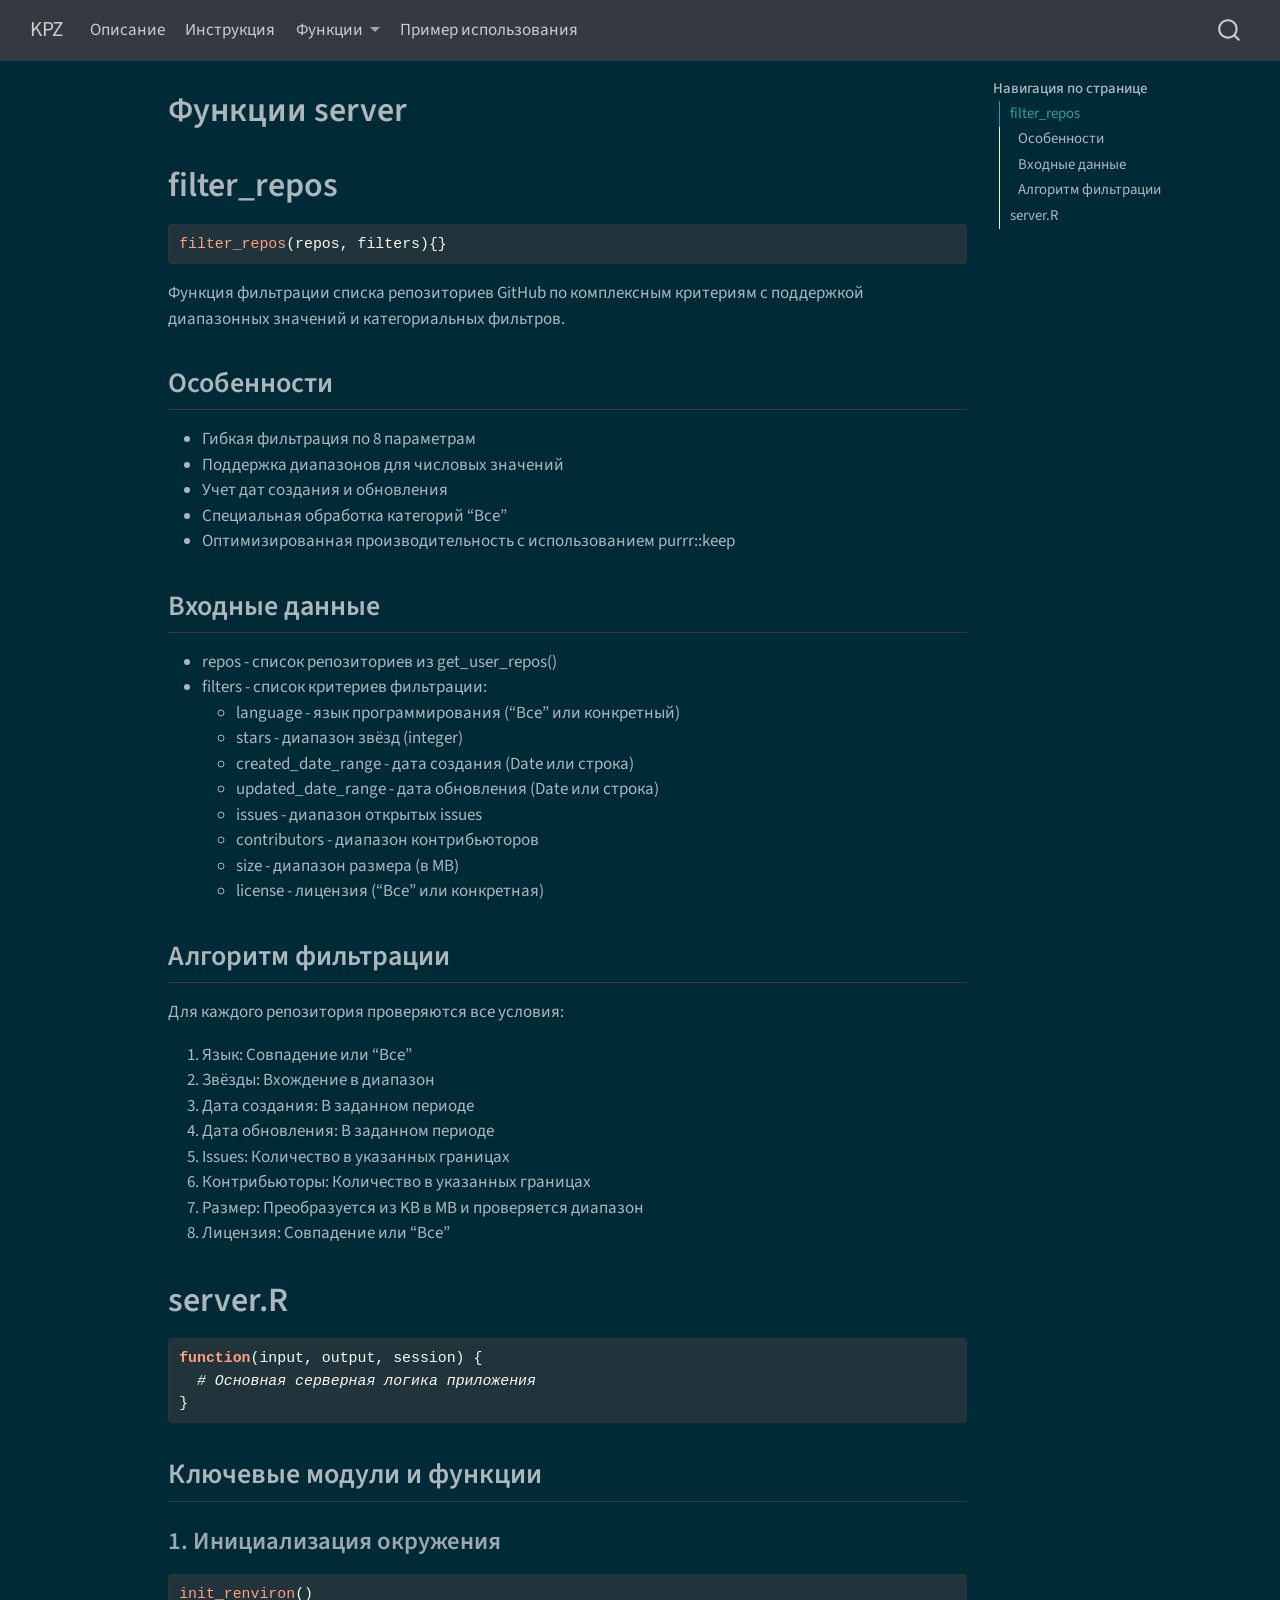
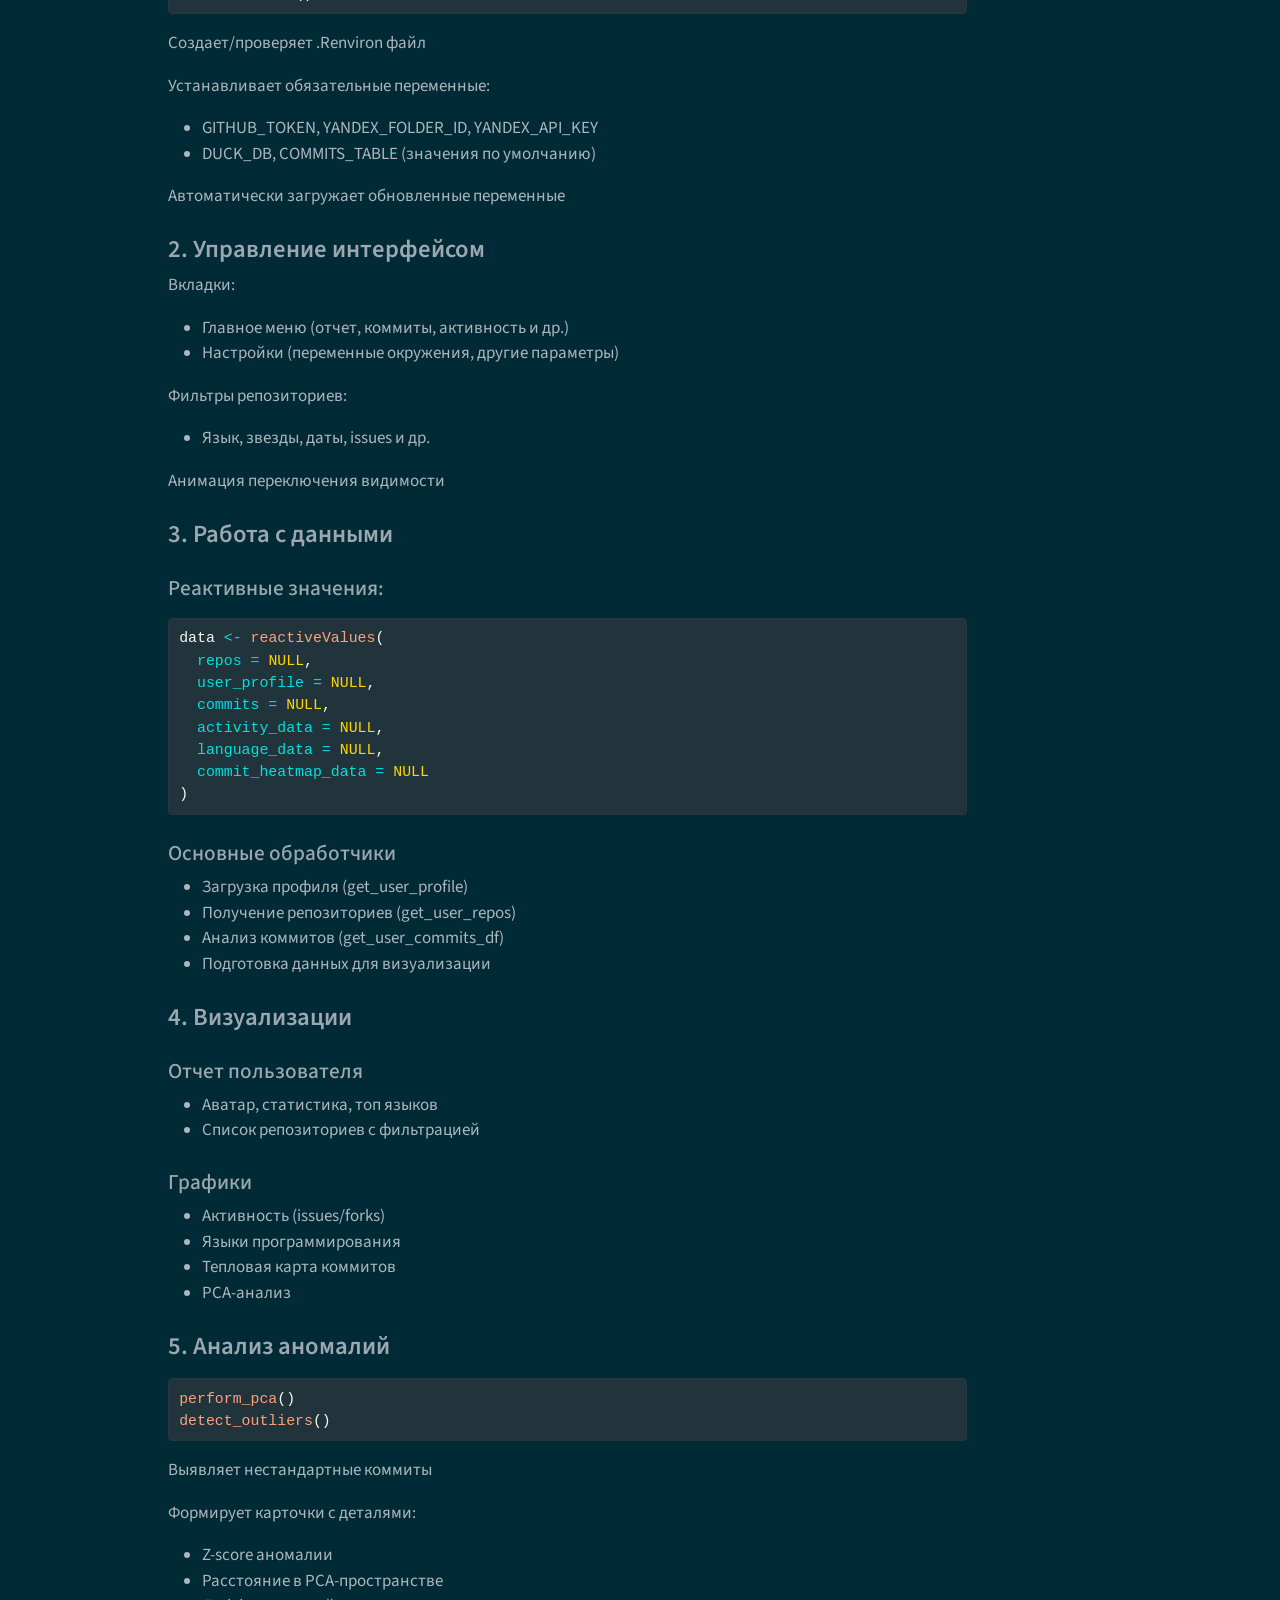
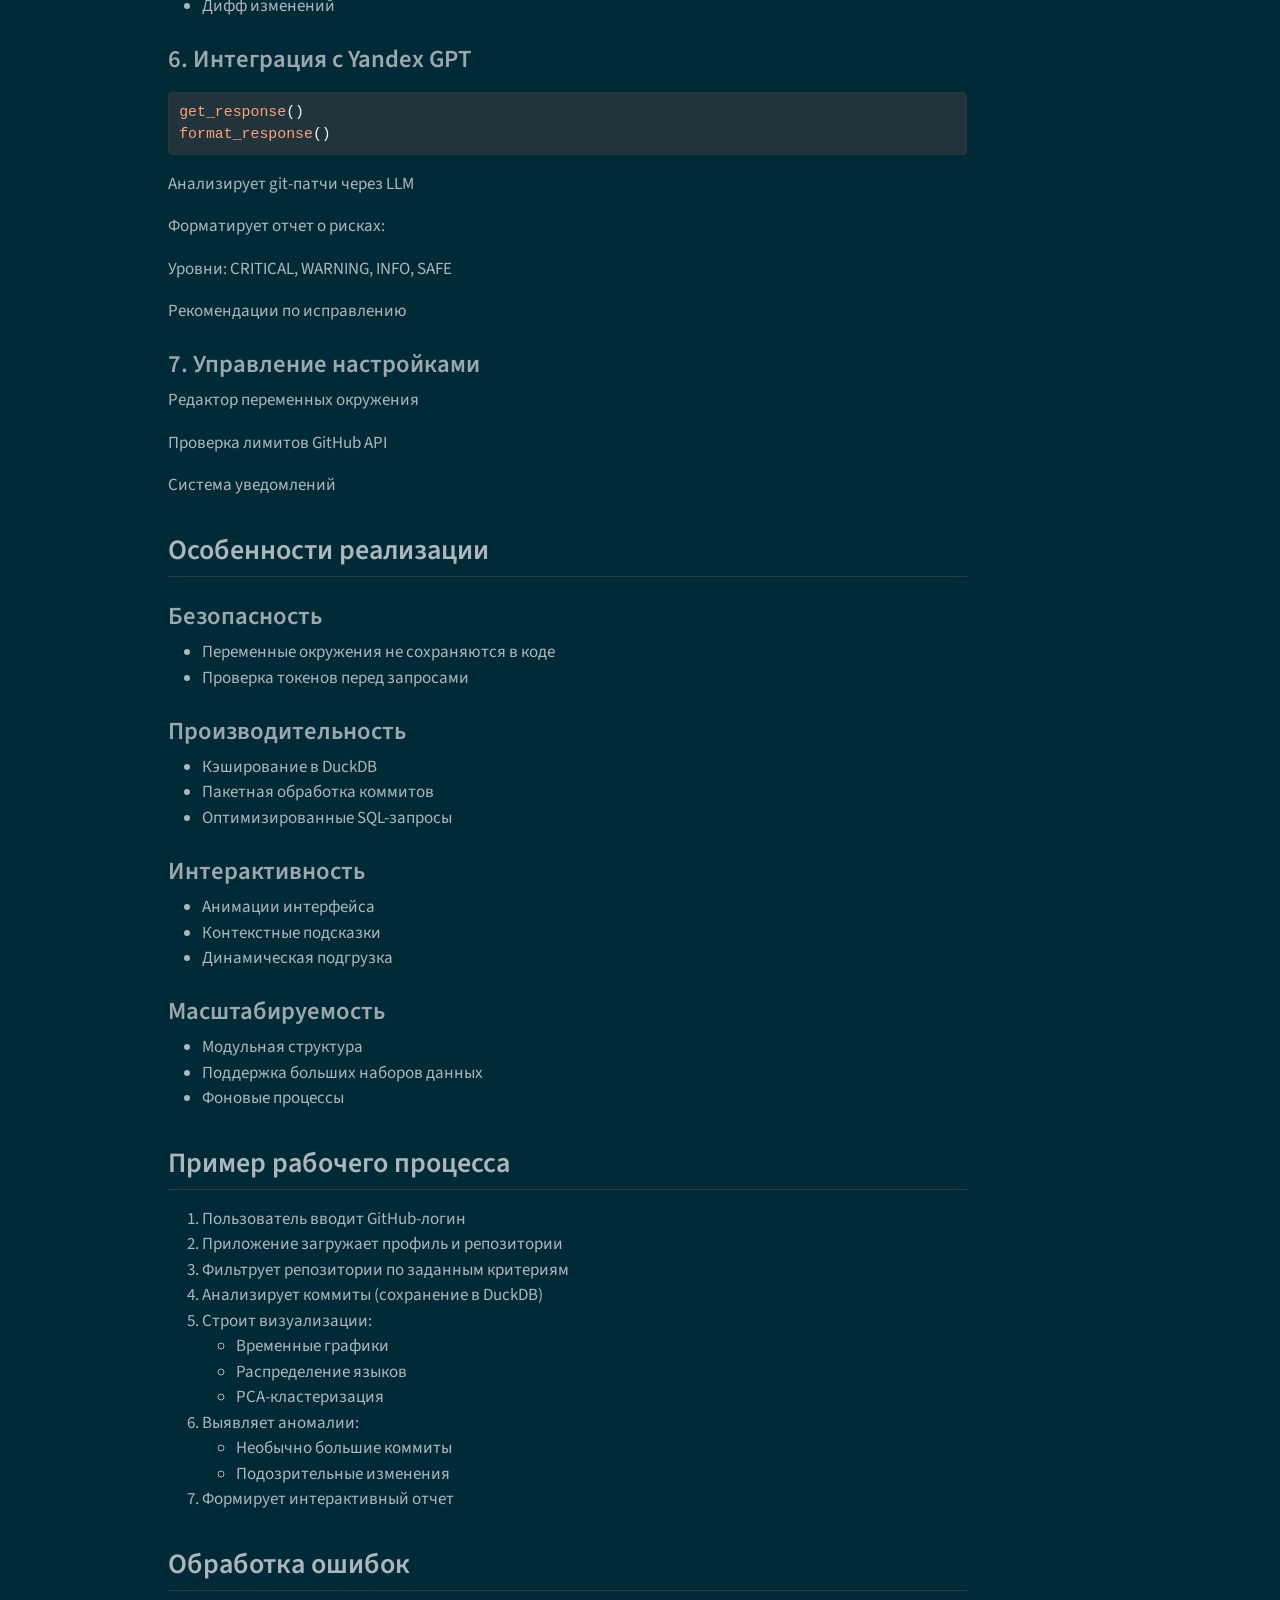
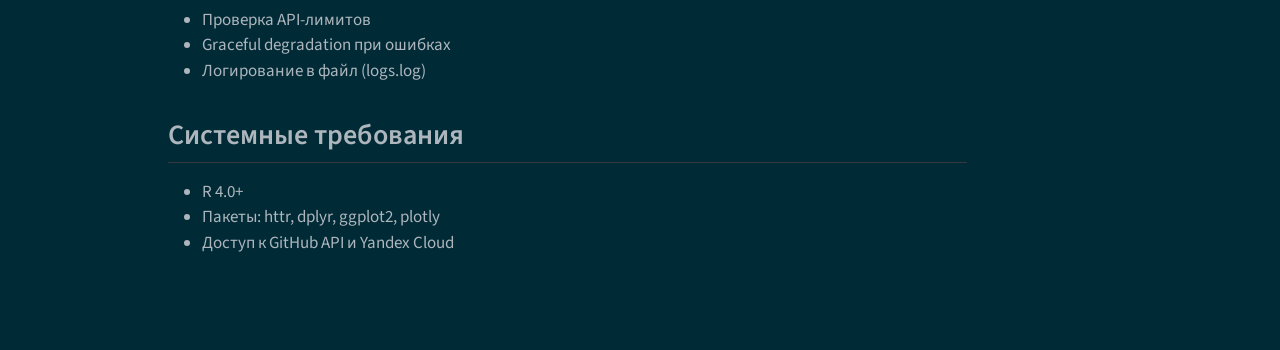
<file: docs/server.html>
<!DOCTYPE html>
<html xmlns="http://www.w3.org/1999/xhtml" lang="en" xml:lang="en"><head>

<meta charset="utf-8">
<meta name="generator" content="quarto-1.6.42">

<meta name="viewport" content="width=device-width, initial-scale=1.0, user-scalable=yes">


<title>Функции server – KPZ</title>
<style>
code{white-space: pre-wrap;}
span.smallcaps{font-variant: small-caps;}
div.columns{display: flex; gap: min(4vw, 1.5em);}
div.column{flex: auto; overflow-x: auto;}
div.hanging-indent{margin-left: 1.5em; text-indent: -1.5em;}
ul.task-list{list-style: none;}
ul.task-list li input[type="checkbox"] {
  width: 0.8em;
  margin: 0 0.8em 0.2em -1em; /* quarto-specific, see https://github.com/quarto-dev/quarto-cli/issues/4556 */ 
  vertical-align: middle;
}
/* CSS for syntax highlighting */
pre > code.sourceCode { white-space: pre; position: relative; }
pre > code.sourceCode > span { line-height: 1.25; }
pre > code.sourceCode > span:empty { height: 1.2em; }
.sourceCode { overflow: visible; }
code.sourceCode > span { color: inherit; text-decoration: inherit; }
div.sourceCode { margin: 1em 0; }
pre.sourceCode { margin: 0; }
@media screen {
div.sourceCode { overflow: auto; }
}
@media print {
pre > code.sourceCode { white-space: pre-wrap; }
pre > code.sourceCode > span { display: inline-block; text-indent: -5em; padding-left: 5em; }
}
pre.numberSource code
  { counter-reset: source-line 0; }
pre.numberSource code > span
  { position: relative; left: -4em; counter-increment: source-line; }
pre.numberSource code > span > a:first-child::before
  { content: counter(source-line);
    position: relative; left: -1em; text-align: right; vertical-align: baseline;
    border: none; display: inline-block;
    -webkit-touch-callout: none; -webkit-user-select: none;
    -khtml-user-select: none; -moz-user-select: none;
    -ms-user-select: none; user-select: none;
    padding: 0 4px; width: 4em;
  }
pre.numberSource { margin-left: 3em;  padding-left: 4px; }
div.sourceCode
  {   }
@media screen {
pre > code.sourceCode > span > a:first-child::before { text-decoration: underline; }
}
</style>


<script src="site_libs/quarto-nav/quarto-nav.js"></script>
<script src="site_libs/quarto-nav/headroom.min.js"></script>
<script src="site_libs/clipboard/clipboard.min.js"></script>
<script src="site_libs/quarto-search/autocomplete.umd.js"></script>
<script src="site_libs/quarto-search/fuse.min.js"></script>
<script src="site_libs/quarto-search/quarto-search.js"></script>
<meta name="quarto:offset" content="./">
<script src="site_libs/quarto-html/quarto.js"></script>
<script src="site_libs/quarto-html/popper.min.js"></script>
<script src="site_libs/quarto-html/tippy.umd.min.js"></script>
<script src="site_libs/quarto-html/anchor.min.js"></script>
<link href="site_libs/quarto-html/tippy.css" rel="stylesheet">
<link href="site_libs/quarto-html/quarto-syntax-highlighting-dark-b53751a350365c71b6c909e95f209ed1.css" rel="stylesheet" id="quarto-text-highlighting-styles">
<script src="site_libs/bootstrap/bootstrap.min.js"></script>
<link href="site_libs/bootstrap/bootstrap-icons.css" rel="stylesheet">
<link href="site_libs/bootstrap/bootstrap-facd30bd6cd4d5c9567c8a5b7d77199b.min.css" rel="stylesheet" append-hash="true" id="quarto-bootstrap" data-mode="dark">
<script id="quarto-search-options" type="application/json">{
  "location": "navbar",
  "copy-button": false,
  "collapse-after": 3,
  "panel-placement": "end",
  "type": "overlay",
  "limit": 50,
  "keyboard-shortcut": [
    "f",
    "/",
    "s"
  ],
  "show-item-context": false,
  "language": {
    "search-no-results-text": "No results",
    "search-matching-documents-text": "matching documents",
    "search-copy-link-title": "Copy link to search",
    "search-hide-matches-text": "Hide additional matches",
    "search-more-match-text": "more match in this document",
    "search-more-matches-text": "more matches in this document",
    "search-clear-button-title": "Clear",
    "search-text-placeholder": "",
    "search-detached-cancel-button-title": "Cancel",
    "search-submit-button-title": "Submit",
    "search-label": "Search"
  }
}</script>


<link rel="stylesheet" href="styles.css">
</head>

<body class="nav-fixed">

<div id="quarto-search-results"></div>
  <header id="quarto-header" class="headroom fixed-top">
    <nav class="navbar navbar-expand-lg " data-bs-theme="dark">
      <div class="navbar-container container-fluid">
      <div class="navbar-brand-container mx-auto">
    <a class="navbar-brand" href="./index.html">
    <span class="navbar-title">KPZ</span>
    </a>
  </div>
            <div id="quarto-search" class="" title="Search"></div>
          <button class="navbar-toggler" type="button" data-bs-toggle="collapse" data-bs-target="#navbarCollapse" aria-controls="navbarCollapse" role="menu" aria-expanded="false" aria-label="Toggle navigation" onclick="if (window.quartoToggleHeadroom) { window.quartoToggleHeadroom(); }">
  <span class="navbar-toggler-icon"></span>
</button>
          <div class="collapse navbar-collapse" id="navbarCollapse">
            <ul class="navbar-nav navbar-nav-scroll me-auto">
  <li class="nav-item">
    <a class="nav-link" href="./index.html"> 
<span class="menu-text">Описание</span></a>
  </li>  
  <li class="nav-item">
    <a class="nav-link" href="./install.html"> 
<span class="menu-text">Инструкция</span></a>
  </li>  
  <li class="nav-item dropdown ">
    <a class="nav-link dropdown-toggle" href="#" id="nav-menu-" role="link" data-bs-toggle="dropdown" aria-expanded="false">
 <span class="menu-text">Функции</span>
    </a>
    <ul class="dropdown-menu" aria-labelledby="nav-menu-">    
        <li>
    <a class="dropdown-item" href="./ML.html">
 <span class="dropdown-text">Фаза ML</span></a>
  </li>  
        <li>
    <a class="dropdown-item" href="./ETL.html">
 <span class="dropdown-text">Фаза ETL</span></a>
  </li>  
        <li>
    <a class="dropdown-item" href="./server.html">
 <span class="dropdown-text">Сервер</span></a>
  </li>  
    </ul>
  </li>
  <li class="nav-item">
    <a class="nav-link" href="./example.html"> 
<span class="menu-text">Пример использования</span></a>
  </li>  
</ul>
          </div> <!-- /navcollapse -->
            <div class="quarto-navbar-tools">
</div>
      </div> <!-- /container-fluid -->
    </nav>
</header>
<!-- content -->
<div id="quarto-content" class="quarto-container page-columns page-rows-contents page-layout-article page-navbar">
<!-- sidebar -->
<!-- margin-sidebar -->
    <div id="quarto-margin-sidebar" class="sidebar margin-sidebar">
        <nav id="TOC" role="doc-toc" class="toc-active">
    <h2 id="toc-title">Навигация по странице</h2>
   
  <ul>
  <li><a href="#filter_repos" id="toc-filter_repos" class="nav-link active" data-scroll-target="#filter_repos">filter_repos</a>
  <ul class="collapse">
  <li><a href="#особенности" id="toc-особенности" class="nav-link" data-scroll-target="#особенности">Особенности</a></li>
  <li><a href="#входные-данные" id="toc-входные-данные" class="nav-link" data-scroll-target="#входные-данные">Входные данные</a></li>
  <li><a href="#алгоритм-фильтрации" id="toc-алгоритм-фильтрации" class="nav-link" data-scroll-target="#алгоритм-фильтрации">Алгоритм фильтрации</a></li>
  </ul></li>
  <li><a href="#server.r" id="toc-server.r" class="nav-link" data-scroll-target="#server.r">server.R</a>
  <ul class="collapse">
  <li><a href="#ключевые-модули-и-функции" id="toc-ключевые-модули-и-функции" class="nav-link" data-scroll-target="#ключевые-модули-и-функции">Ключевые модули и функции</a>
  <ul class="collapse">
  <li><a href="#инициализация-окружения" id="toc-инициализация-окружения" class="nav-link" data-scroll-target="#инициализация-окружения">1. Инициализация окружения</a></li>
  <li><a href="#управление-интерфейсом" id="toc-управление-интерфейсом" class="nav-link" data-scroll-target="#управление-интерфейсом">2. Управление интерфейсом</a></li>
  <li><a href="#работа-с-данными" id="toc-работа-с-данными" class="nav-link" data-scroll-target="#работа-с-данными">3. Работа с данными</a></li>
  <li><a href="#визуализации" id="toc-визуализации" class="nav-link" data-scroll-target="#визуализации">4. Визуализации</a></li>
  <li><a href="#анализ-аномалий" id="toc-анализ-аномалий" class="nav-link" data-scroll-target="#анализ-аномалий">5. Анализ аномалий</a></li>
  <li><a href="#интеграция-с-yandex-gpt" id="toc-интеграция-с-yandex-gpt" class="nav-link" data-scroll-target="#интеграция-с-yandex-gpt">6. Интеграция с Yandex GPT</a></li>
  <li><a href="#управление-настройками" id="toc-управление-настройками" class="nav-link" data-scroll-target="#управление-настройками">7. Управление настройками</a></li>
  </ul></li>
  <li><a href="#особенности-реализации" id="toc-особенности-реализации" class="nav-link" data-scroll-target="#особенности-реализации">Особенности реализации</a>
  <ul class="collapse">
  <li><a href="#безопасность" id="toc-безопасность" class="nav-link" data-scroll-target="#безопасность">Безопасность</a></li>
  <li><a href="#производительность" id="toc-производительность" class="nav-link" data-scroll-target="#производительность">Производительность</a></li>
  <li><a href="#интерактивность" id="toc-интерактивность" class="nav-link" data-scroll-target="#интерактивность">Интерактивность</a></li>
  <li><a href="#масштабируемость" id="toc-масштабируемость" class="nav-link" data-scroll-target="#масштабируемость">Масштабируемость</a></li>
  </ul></li>
  <li><a href="#пример-рабочего-процесса" id="toc-пример-рабочего-процесса" class="nav-link" data-scroll-target="#пример-рабочего-процесса">Пример рабочего процесса</a></li>
  <li><a href="#обработка-ошибок" id="toc-обработка-ошибок" class="nav-link" data-scroll-target="#обработка-ошибок">Обработка ошибок</a></li>
  <li><a href="#системные-требования" id="toc-системные-требования" class="nav-link" data-scroll-target="#системные-требования">Системные требования</a></li>
  </ul></li>
  </ul>
</nav>
    </div>
<!-- main -->
<main class="content" id="quarto-document-content">

<header id="title-block-header" class="quarto-title-block default">
<div class="quarto-title">
<h1 class="title">Функции server</h1>
</div>



<div class="quarto-title-meta">

    
  
    
  </div>
  


</header>


<section id="filter_repos" class="level1">
<h1>filter_repos</h1>
<div class="sourceCode" id="cb1"><pre class="sourceCode r code-with-copy"><code class="sourceCode r"><span id="cb1-1"><a href="#cb1-1" aria-hidden="true" tabindex="-1"></a><span class="fu">filter_repos</span>(repos, filters){}</span></code><button title="Copy to Clipboard" class="code-copy-button"><i class="bi"></i></button></pre></div>
<p>Функция фильтрации списка репозиториев GitHub по комплексным критериям с поддержкой диапазонных значений и категориальных фильтров.</p>
<section id="особенности" class="level2">
<h2 class="anchored" data-anchor-id="особенности">Особенности</h2>
<ul>
<li>Гибкая фильтрация по 8 параметрам</li>
<li>Поддержка диапазонов для числовых значений</li>
<li>Учет дат создания и обновления</li>
<li>Специальная обработка категорий “Все”</li>
<li>Оптимизированная производительность с использованием purrr::keep</li>
</ul>
</section>
<section id="входные-данные" class="level2">
<h2 class="anchored" data-anchor-id="входные-данные">Входные данные</h2>
<ul>
<li>repos - список репозиториев из get_user_repos()</li>
<li>filters - список критериев фильтрации:
<ul>
<li>language - язык программирования (“Все” или конкретный)</li>
<li>stars - диапазон звёзд (integer)</li>
<li>created_date_range - дата создания (Date или строка)</li>
<li>updated_date_range - дата обновления (Date или строка)</li>
<li>issues - диапазон открытых issues</li>
<li>contributors - диапазон контрибьюторов</li>
<li>size - диапазон размера (в MB)</li>
<li>license - лицензия (“Все” или конкретная)</li>
</ul></li>
</ul>
</section>
<section id="алгоритм-фильтрации" class="level2">
<h2 class="anchored" data-anchor-id="алгоритм-фильтрации">Алгоритм фильтрации</h2>
<p>Для каждого репозитория проверяются все условия:</p>
<ol type="1">
<li>Язык: Совпадение или “Все”</li>
<li>Звёзды: Вхождение в диапазон</li>
<li>Дата создания: В заданном периоде</li>
<li>Дата обновления: В заданном периоде</li>
<li>Issues: Количество в указанных границах</li>
<li>Контрибьюторы: Количество в указанных границах</li>
<li>Размер: Преобразуется из KB в MB и проверяется диапазон</li>
<li>Лицензия: Совпадение или “Все”</li>
</ol>
</section>
</section>
<section id="server.r" class="level1">
<h1>server.R</h1>
<div class="sourceCode" id="cb2"><pre class="sourceCode r code-with-copy"><code class="sourceCode r"><span id="cb2-1"><a href="#cb2-1" aria-hidden="true" tabindex="-1"></a><span class="cf">function</span>(input, output, session) {</span>
<span id="cb2-2"><a href="#cb2-2" aria-hidden="true" tabindex="-1"></a>  <span class="co"># Основная серверная логика приложения</span></span>
<span id="cb2-3"><a href="#cb2-3" aria-hidden="true" tabindex="-1"></a>}</span></code><button title="Copy to Clipboard" class="code-copy-button"><i class="bi"></i></button></pre></div>
<section id="ключевые-модули-и-функции" class="level2">
<h2 class="anchored" data-anchor-id="ключевые-модули-и-функции">Ключевые модули и функции</h2>
<section id="инициализация-окружения" class="level3">
<h3 class="anchored" data-anchor-id="инициализация-окружения">1. Инициализация окружения</h3>
<div class="sourceCode" id="cb3"><pre class="sourceCode r code-with-copy"><code class="sourceCode r"><span id="cb3-1"><a href="#cb3-1" aria-hidden="true" tabindex="-1"></a><span class="fu">init_renviron</span>()</span></code><button title="Copy to Clipboard" class="code-copy-button"><i class="bi"></i></button></pre></div>
<p>Создает/проверяет .Renviron файл</p>
<p>Устанавливает обязательные переменные:</p>
<ul>
<li>GITHUB_TOKEN, YANDEX_FOLDER_ID, YANDEX_API_KEY</li>
<li>DUCK_DB, COMMITS_TABLE (значения по умолчанию)</li>
</ul>
<p>Автоматически загружает обновленные переменные</p>
</section>
<section id="управление-интерфейсом" class="level3">
<h3 class="anchored" data-anchor-id="управление-интерфейсом">2. Управление интерфейсом</h3>
<p>Вкладки:</p>
<ul>
<li>Главное меню (отчет, коммиты, активность и др.)</li>
<li>Настройки (переменные окружения, другие параметры)</li>
</ul>
<p>Фильтры репозиториев:</p>
<ul>
<li>Язык, звезды, даты, issues и др.</li>
</ul>
<p>Анимация переключения видимости</p>
</section>
<section id="работа-с-данными" class="level3">
<h3 class="anchored" data-anchor-id="работа-с-данными">3. Работа с данными</h3>
<section id="реактивные-значения" class="level4">
<h4 class="anchored" data-anchor-id="реактивные-значения">Реактивные значения:</h4>
<div class="sourceCode" id="cb4"><pre class="sourceCode r code-with-copy"><code class="sourceCode r"><span id="cb4-1"><a href="#cb4-1" aria-hidden="true" tabindex="-1"></a>data <span class="ot">&lt;-</span> <span class="fu">reactiveValues</span>(</span>
<span id="cb4-2"><a href="#cb4-2" aria-hidden="true" tabindex="-1"></a>  <span class="at">repos =</span> <span class="cn">NULL</span>,</span>
<span id="cb4-3"><a href="#cb4-3" aria-hidden="true" tabindex="-1"></a>  <span class="at">user_profile =</span> <span class="cn">NULL</span>,</span>
<span id="cb4-4"><a href="#cb4-4" aria-hidden="true" tabindex="-1"></a>  <span class="at">commits =</span> <span class="cn">NULL</span>,</span>
<span id="cb4-5"><a href="#cb4-5" aria-hidden="true" tabindex="-1"></a>  <span class="at">activity_data =</span> <span class="cn">NULL</span>,</span>
<span id="cb4-6"><a href="#cb4-6" aria-hidden="true" tabindex="-1"></a>  <span class="at">language_data =</span> <span class="cn">NULL</span>,</span>
<span id="cb4-7"><a href="#cb4-7" aria-hidden="true" tabindex="-1"></a>  <span class="at">commit_heatmap_data =</span> <span class="cn">NULL</span></span>
<span id="cb4-8"><a href="#cb4-8" aria-hidden="true" tabindex="-1"></a>)</span></code><button title="Copy to Clipboard" class="code-copy-button"><i class="bi"></i></button></pre></div>
</section>
<section id="основные-обработчики" class="level4">
<h4 class="anchored" data-anchor-id="основные-обработчики">Основные обработчики</h4>
<ul>
<li>Загрузка профиля (get_user_profile)</li>
<li>Получение репозиториев (get_user_repos)</li>
<li>Анализ коммитов (get_user_commits_df)</li>
<li>Подготовка данных для визуализации</li>
</ul>
</section>
</section>
<section id="визуализации" class="level3">
<h3 class="anchored" data-anchor-id="визуализации">4. Визуализации</h3>
<section id="отчет-пользователя" class="level4">
<h4 class="anchored" data-anchor-id="отчет-пользователя">Отчет пользователя</h4>
<ul>
<li>Аватар, статистика, топ языков</li>
<li>Список репозиториев с фильтрацией</li>
</ul>
</section>
<section id="графики" class="level4">
<h4 class="anchored" data-anchor-id="графики">Графики</h4>
<ul>
<li>Активность (issues/forks)</li>
<li>Языки программирования</li>
<li>Тепловая карта коммитов</li>
<li>PCA-анализ</li>
</ul>
</section>
</section>
<section id="анализ-аномалий" class="level3">
<h3 class="anchored" data-anchor-id="анализ-аномалий">5. Анализ аномалий</h3>
<div class="sourceCode" id="cb5"><pre class="sourceCode r code-with-copy"><code class="sourceCode r"><span id="cb5-1"><a href="#cb5-1" aria-hidden="true" tabindex="-1"></a><span class="fu">perform_pca</span>()</span>
<span id="cb5-2"><a href="#cb5-2" aria-hidden="true" tabindex="-1"></a><span class="fu">detect_outliers</span>()</span></code><button title="Copy to Clipboard" class="code-copy-button"><i class="bi"></i></button></pre></div>
<p>Выявляет нестандартные коммиты</p>
<p>Формирует карточки с деталями:</p>
<ul>
<li>Z-score аномалии</li>
<li>Расстояние в PCA-пространстве</li>
<li>Дифф изменений</li>
</ul>
</section>
<section id="интеграция-с-yandex-gpt" class="level3">
<h3 class="anchored" data-anchor-id="интеграция-с-yandex-gpt">6. Интеграция с Yandex GPT</h3>
<div class="sourceCode" id="cb6"><pre class="sourceCode r code-with-copy"><code class="sourceCode r"><span id="cb6-1"><a href="#cb6-1" aria-hidden="true" tabindex="-1"></a><span class="fu">get_response</span>()</span>
<span id="cb6-2"><a href="#cb6-2" aria-hidden="true" tabindex="-1"></a><span class="fu">format_response</span>()</span></code><button title="Copy to Clipboard" class="code-copy-button"><i class="bi"></i></button></pre></div>
<p>Анализирует git-патчи через LLM</p>
<p>Форматирует отчет о рисках:</p>
<p>Уровни: CRITICAL, WARNING, INFO, SAFE</p>
<p>Рекомендации по исправлению</p>
</section>
<section id="управление-настройками" class="level3">
<h3 class="anchored" data-anchor-id="управление-настройками">7. Управление настройками</h3>
<p>Редактор переменных окружения</p>
<p>Проверка лимитов GitHub API</p>
<p>Система уведомлений</p>
</section>
</section>
<section id="особенности-реализации" class="level2">
<h2 class="anchored" data-anchor-id="особенности-реализации">Особенности реализации</h2>
<section id="безопасность" class="level3">
<h3 class="anchored" data-anchor-id="безопасность">Безопасность</h3>
<ul>
<li>Переменные окружения не сохраняются в коде</li>
<li>Проверка токенов перед запросами</li>
</ul>
</section>
<section id="производительность" class="level3">
<h3 class="anchored" data-anchor-id="производительность">Производительность</h3>
<ul>
<li>Кэширование в DuckDB</li>
<li>Пакетная обработка коммитов</li>
<li>Оптимизированные SQL-запросы</li>
</ul>
</section>
<section id="интерактивность" class="level3">
<h3 class="anchored" data-anchor-id="интерактивность">Интерактивность</h3>
<ul>
<li>Анимации интерфейса</li>
<li>Контекстные подсказки</li>
<li>Динамическая подгрузка</li>
</ul>
</section>
<section id="масштабируемость" class="level3">
<h3 class="anchored" data-anchor-id="масштабируемость">Масштабируемость</h3>
<ul>
<li>Модульная структура</li>
<li>Поддержка больших наборов данных</li>
<li>Фоновые процессы</li>
</ul>
</section>
</section>
<section id="пример-рабочего-процесса" class="level2">
<h2 class="anchored" data-anchor-id="пример-рабочего-процесса">Пример рабочего процесса</h2>
<ol type="1">
<li>Пользователь вводит GitHub-логин</li>
<li>Приложение загружает профиль и репозитории</li>
<li>Фильтрует репозитории по заданным критериям</li>
<li>Анализирует коммиты (сохранение в DuckDB)</li>
<li>Строит визуализации:
<ul>
<li>Временные графики</li>
<li>Распределение языков</li>
<li>PCA-кластеризация</li>
</ul></li>
<li>Выявляет аномалии:
<ul>
<li>Необычно большие коммиты</li>
<li>Подозрительные изменения</li>
</ul></li>
<li>Формирует интерактивный отчет</li>
</ol>
</section>
<section id="обработка-ошибок" class="level2">
<h2 class="anchored" data-anchor-id="обработка-ошибок">Обработка ошибок</h2>
<ul>
<li>Проверка API-лимитов</li>
<li>Graceful degradation при ошибках</li>
<li>Логирование в файл (logs.log)</li>
</ul>
</section>
<section id="системные-требования" class="level2">
<h2 class="anchored" data-anchor-id="системные-требования">Системные требования</h2>
<ul>
<li>R 4.0+</li>
<li>Пакеты: httr, dplyr, ggplot2, plotly</li>
<li>Доступ к GitHub API и Yandex Cloud</li>
</ul>


</section>
</section>

</main> <!-- /main -->
<script id="quarto-html-after-body" type="application/javascript">
window.document.addEventListener("DOMContentLoaded", function (event) {
  const toggleBodyColorMode = (bsSheetEl) => {
    const mode = bsSheetEl.getAttribute("data-mode");
    const bodyEl = window.document.querySelector("body");
    if (mode === "dark") {
      bodyEl.classList.add("quarto-dark");
      bodyEl.classList.remove("quarto-light");
    } else {
      bodyEl.classList.add("quarto-light");
      bodyEl.classList.remove("quarto-dark");
    }
  }
  const toggleBodyColorPrimary = () => {
    const bsSheetEl = window.document.querySelector("link#quarto-bootstrap");
    if (bsSheetEl) {
      toggleBodyColorMode(bsSheetEl);
    }
  }
  toggleBodyColorPrimary();  
  const icon = "";
  const anchorJS = new window.AnchorJS();
  anchorJS.options = {
    placement: 'right',
    icon: icon
  };
  anchorJS.add('.anchored');
  const isCodeAnnotation = (el) => {
    for (const clz of el.classList) {
      if (clz.startsWith('code-annotation-')) {                     
        return true;
      }
    }
    return false;
  }
  const onCopySuccess = function(e) {
    // button target
    const button = e.trigger;
    // don't keep focus
    button.blur();
    // flash "checked"
    button.classList.add('code-copy-button-checked');
    var currentTitle = button.getAttribute("title");
    button.setAttribute("title", "Copied!");
    let tooltip;
    if (window.bootstrap) {
      button.setAttribute("data-bs-toggle", "tooltip");
      button.setAttribute("data-bs-placement", "left");
      button.setAttribute("data-bs-title", "Copied!");
      tooltip = new bootstrap.Tooltip(button, 
        { trigger: "manual", 
          customClass: "code-copy-button-tooltip",
          offset: [0, -8]});
      tooltip.show();    
    }
    setTimeout(function() {
      if (tooltip) {
        tooltip.hide();
        button.removeAttribute("data-bs-title");
        button.removeAttribute("data-bs-toggle");
        button.removeAttribute("data-bs-placement");
      }
      button.setAttribute("title", currentTitle);
      button.classList.remove('code-copy-button-checked');
    }, 1000);
    // clear code selection
    e.clearSelection();
  }
  const getTextToCopy = function(trigger) {
      const codeEl = trigger.previousElementSibling.cloneNode(true);
      for (const childEl of codeEl.children) {
        if (isCodeAnnotation(childEl)) {
          childEl.remove();
        }
      }
      return codeEl.innerText;
  }
  const clipboard = new window.ClipboardJS('.code-copy-button:not([data-in-quarto-modal])', {
    text: getTextToCopy
  });
  clipboard.on('success', onCopySuccess);
  if (window.document.getElementById('quarto-embedded-source-code-modal')) {
    const clipboardModal = new window.ClipboardJS('.code-copy-button[data-in-quarto-modal]', {
      text: getTextToCopy,
      container: window.document.getElementById('quarto-embedded-source-code-modal')
    });
    clipboardModal.on('success', onCopySuccess);
  }
    var localhostRegex = new RegExp(/^(?:http|https):\/\/localhost\:?[0-9]*\//);
    var mailtoRegex = new RegExp(/^mailto:/);
      var filterRegex = new RegExp('/' + window.location.host + '/');
    var isInternal = (href) => {
        return filterRegex.test(href) || localhostRegex.test(href) || mailtoRegex.test(href);
    }
    // Inspect non-navigation links and adorn them if external
 	var links = window.document.querySelectorAll('a[href]:not(.nav-link):not(.navbar-brand):not(.toc-action):not(.sidebar-link):not(.sidebar-item-toggle):not(.pagination-link):not(.no-external):not([aria-hidden]):not(.dropdown-item):not(.quarto-navigation-tool):not(.about-link)');
    for (var i=0; i<links.length; i++) {
      const link = links[i];
      if (!isInternal(link.href)) {
        // undo the damage that might have been done by quarto-nav.js in the case of
        // links that we want to consider external
        if (link.dataset.originalHref !== undefined) {
          link.href = link.dataset.originalHref;
        }
      }
    }
  function tippyHover(el, contentFn, onTriggerFn, onUntriggerFn) {
    const config = {
      allowHTML: true,
      maxWidth: 500,
      delay: 100,
      arrow: false,
      appendTo: function(el) {
          return el.parentElement;
      },
      interactive: true,
      interactiveBorder: 10,
      theme: 'quarto',
      placement: 'bottom-start',
    };
    if (contentFn) {
      config.content = contentFn;
    }
    if (onTriggerFn) {
      config.onTrigger = onTriggerFn;
    }
    if (onUntriggerFn) {
      config.onUntrigger = onUntriggerFn;
    }
    window.tippy(el, config); 
  }
  const noterefs = window.document.querySelectorAll('a[role="doc-noteref"]');
  for (var i=0; i<noterefs.length; i++) {
    const ref = noterefs[i];
    tippyHover(ref, function() {
      // use id or data attribute instead here
      let href = ref.getAttribute('data-footnote-href') || ref.getAttribute('href');
      try { href = new URL(href).hash; } catch {}
      const id = href.replace(/^#\/?/, "");
      const note = window.document.getElementById(id);
      if (note) {
        return note.innerHTML;
      } else {
        return "";
      }
    });
  }
  const xrefs = window.document.querySelectorAll('a.quarto-xref');
  const processXRef = (id, note) => {
    // Strip column container classes
    const stripColumnClz = (el) => {
      el.classList.remove("page-full", "page-columns");
      if (el.children) {
        for (const child of el.children) {
          stripColumnClz(child);
        }
      }
    }
    stripColumnClz(note)
    if (id === null || id.startsWith('sec-')) {
      // Special case sections, only their first couple elements
      const container = document.createElement("div");
      if (note.children && note.children.length > 2) {
        container.appendChild(note.children[0].cloneNode(true));
        for (let i = 1; i < note.children.length; i++) {
          const child = note.children[i];
          if (child.tagName === "P" && child.innerText === "") {
            continue;
          } else {
            container.appendChild(child.cloneNode(true));
            break;
          }
        }
        if (window.Quarto?.typesetMath) {
          window.Quarto.typesetMath(container);
        }
        return container.innerHTML
      } else {
        if (window.Quarto?.typesetMath) {
          window.Quarto.typesetMath(note);
        }
        return note.innerHTML;
      }
    } else {
      // Remove any anchor links if they are present
      const anchorLink = note.querySelector('a.anchorjs-link');
      if (anchorLink) {
        anchorLink.remove();
      }
      if (window.Quarto?.typesetMath) {
        window.Quarto.typesetMath(note);
      }
      if (note.classList.contains("callout")) {
        return note.outerHTML;
      } else {
        return note.innerHTML;
      }
    }
  }
  for (var i=0; i<xrefs.length; i++) {
    const xref = xrefs[i];
    tippyHover(xref, undefined, function(instance) {
      instance.disable();
      let url = xref.getAttribute('href');
      let hash = undefined; 
      if (url.startsWith('#')) {
        hash = url;
      } else {
        try { hash = new URL(url).hash; } catch {}
      }
      if (hash) {
        const id = hash.replace(/^#\/?/, "");
        const note = window.document.getElementById(id);
        if (note !== null) {
          try {
            const html = processXRef(id, note.cloneNode(true));
            instance.setContent(html);
          } finally {
            instance.enable();
            instance.show();
          }
        } else {
          // See if we can fetch this
          fetch(url.split('#')[0])
          .then(res => res.text())
          .then(html => {
            const parser = new DOMParser();
            const htmlDoc = parser.parseFromString(html, "text/html");
            const note = htmlDoc.getElementById(id);
            if (note !== null) {
              const html = processXRef(id, note);
              instance.setContent(html);
            } 
          }).finally(() => {
            instance.enable();
            instance.show();
          });
        }
      } else {
        // See if we can fetch a full url (with no hash to target)
        // This is a special case and we should probably do some content thinning / targeting
        fetch(url)
        .then(res => res.text())
        .then(html => {
          const parser = new DOMParser();
          const htmlDoc = parser.parseFromString(html, "text/html");
          const note = htmlDoc.querySelector('main.content');
          if (note !== null) {
            // This should only happen for chapter cross references
            // (since there is no id in the URL)
            // remove the first header
            if (note.children.length > 0 && note.children[0].tagName === "HEADER") {
              note.children[0].remove();
            }
            const html = processXRef(null, note);
            instance.setContent(html);
          } 
        }).finally(() => {
          instance.enable();
          instance.show();
        });
      }
    }, function(instance) {
    });
  }
      let selectedAnnoteEl;
      const selectorForAnnotation = ( cell, annotation) => {
        let cellAttr = 'data-code-cell="' + cell + '"';
        let lineAttr = 'data-code-annotation="' +  annotation + '"';
        const selector = 'span[' + cellAttr + '][' + lineAttr + ']';
        return selector;
      }
      const selectCodeLines = (annoteEl) => {
        const doc = window.document;
        const targetCell = annoteEl.getAttribute("data-target-cell");
        const targetAnnotation = annoteEl.getAttribute("data-target-annotation");
        const annoteSpan = window.document.querySelector(selectorForAnnotation(targetCell, targetAnnotation));
        const lines = annoteSpan.getAttribute("data-code-lines").split(",");
        const lineIds = lines.map((line) => {
          return targetCell + "-" + line;
        })
        let top = null;
        let height = null;
        let parent = null;
        if (lineIds.length > 0) {
            //compute the position of the single el (top and bottom and make a div)
            const el = window.document.getElementById(lineIds[0]);
            top = el.offsetTop;
            height = el.offsetHeight;
            parent = el.parentElement.parentElement;
          if (lineIds.length > 1) {
            const lastEl = window.document.getElementById(lineIds[lineIds.length - 1]);
            const bottom = lastEl.offsetTop + lastEl.offsetHeight;
            height = bottom - top;
          }
          if (top !== null && height !== null && parent !== null) {
            // cook up a div (if necessary) and position it 
            let div = window.document.getElementById("code-annotation-line-highlight");
            if (div === null) {
              div = window.document.createElement("div");
              div.setAttribute("id", "code-annotation-line-highlight");
              div.style.position = 'absolute';
              parent.appendChild(div);
            }
            div.style.top = top - 2 + "px";
            div.style.height = height + 4 + "px";
            div.style.left = 0;
            let gutterDiv = window.document.getElementById("code-annotation-line-highlight-gutter");
            if (gutterDiv === null) {
              gutterDiv = window.document.createElement("div");
              gutterDiv.setAttribute("id", "code-annotation-line-highlight-gutter");
              gutterDiv.style.position = 'absolute';
              const codeCell = window.document.getElementById(targetCell);
              const gutter = codeCell.querySelector('.code-annotation-gutter');
              gutter.appendChild(gutterDiv);
            }
            gutterDiv.style.top = top - 2 + "px";
            gutterDiv.style.height = height + 4 + "px";
          }
          selectedAnnoteEl = annoteEl;
        }
      };
      const unselectCodeLines = () => {
        const elementsIds = ["code-annotation-line-highlight", "code-annotation-line-highlight-gutter"];
        elementsIds.forEach((elId) => {
          const div = window.document.getElementById(elId);
          if (div) {
            div.remove();
          }
        });
        selectedAnnoteEl = undefined;
      };
        // Handle positioning of the toggle
    window.addEventListener(
      "resize",
      throttle(() => {
        elRect = undefined;
        if (selectedAnnoteEl) {
          selectCodeLines(selectedAnnoteEl);
        }
      }, 10)
    );
    function throttle(fn, ms) {
    let throttle = false;
    let timer;
      return (...args) => {
        if(!throttle) { // first call gets through
            fn.apply(this, args);
            throttle = true;
        } else { // all the others get throttled
            if(timer) clearTimeout(timer); // cancel #2
            timer = setTimeout(() => {
              fn.apply(this, args);
              timer = throttle = false;
            }, ms);
        }
      };
    }
      // Attach click handler to the DT
      const annoteDls = window.document.querySelectorAll('dt[data-target-cell]');
      for (const annoteDlNode of annoteDls) {
        annoteDlNode.addEventListener('click', (event) => {
          const clickedEl = event.target;
          if (clickedEl !== selectedAnnoteEl) {
            unselectCodeLines();
            const activeEl = window.document.querySelector('dt[data-target-cell].code-annotation-active');
            if (activeEl) {
              activeEl.classList.remove('code-annotation-active');
            }
            selectCodeLines(clickedEl);
            clickedEl.classList.add('code-annotation-active');
          } else {
            // Unselect the line
            unselectCodeLines();
            clickedEl.classList.remove('code-annotation-active');
          }
        });
      }
  const findCites = (el) => {
    const parentEl = el.parentElement;
    if (parentEl) {
      const cites = parentEl.dataset.cites;
      if (cites) {
        return {
          el,
          cites: cites.split(' ')
        };
      } else {
        return findCites(el.parentElement)
      }
    } else {
      return undefined;
    }
  };
  var bibliorefs = window.document.querySelectorAll('a[role="doc-biblioref"]');
  for (var i=0; i<bibliorefs.length; i++) {
    const ref = bibliorefs[i];
    const citeInfo = findCites(ref);
    if (citeInfo) {
      tippyHover(citeInfo.el, function() {
        var popup = window.document.createElement('div');
        citeInfo.cites.forEach(function(cite) {
          var citeDiv = window.document.createElement('div');
          citeDiv.classList.add('hanging-indent');
          citeDiv.classList.add('csl-entry');
          var biblioDiv = window.document.getElementById('ref-' + cite);
          if (biblioDiv) {
            citeDiv.innerHTML = biblioDiv.innerHTML;
          }
          popup.appendChild(citeDiv);
        });
        return popup.innerHTML;
      });
    }
  }
});
</script>
</div> <!-- /content -->




</body></html>
</file>
<file: docs/site_libs/quarto-html/tippy.css>
.tippy-box[data-animation=fade][data-state=hidden]{opacity:0}[data-tippy-root]{max-width:calc(100vw - 10px)}.tippy-box{position:relative;background-color:#333;color:#fff;border-radius:4px;font-size:14px;line-height:1.4;white-space:normal;outline:0;transition-property:transform,visibility,opacity}.tippy-box[data-placement^=top]>.tippy-arrow{bottom:0}.tippy-box[data-placement^=top]>.tippy-arrow:before{bottom:-7px;left:0;border-width:8px 8px 0;border-top-color:initial;transform-origin:center top}.tippy-box[data-placement^=bottom]>.tippy-arrow{top:0}.tippy-box[data-placement^=bottom]>.tippy-arrow:before{top:-7px;left:0;border-width:0 8px 8px;border-bottom-color:initial;transform-origin:center bottom}.tippy-box[data-placement^=left]>.tippy-arrow{right:0}.tippy-box[data-placement^=left]>.tippy-arrow:before{border-width:8px 0 8px 8px;border-left-color:initial;right:-7px;transform-origin:center left}.tippy-box[data-placement^=right]>.tippy-arrow{left:0}.tippy-box[data-placement^=right]>.tippy-arrow:before{left:-7px;border-width:8px 8px 8px 0;border-right-color:initial;transform-origin:center right}.tippy-box[data-inertia][data-state=visible]{transition-timing-function:cubic-bezier(.54,1.5,.38,1.11)}.tippy-arrow{width:16px;height:16px;color:#333}.tippy-arrow:before{content:"";position:absolute;border-color:transparent;border-style:solid}.tippy-content{position:relative;padding:5px 9px;z-index:1}
</file>
<file: docs/site_libs/quarto-html/quarto-syntax-highlighting-dark-b53751a350365c71b6c909e95f209ed1.css>
/* quarto syntax highlight colors */
:root {
  --quarto-hl-al-color: #f07178;
  --quarto-hl-an-color: #d4d0ab;
  --quarto-hl-at-color: #00e0e0;
  --quarto-hl-bn-color: #d4d0ab;
  --quarto-hl-bu-color: #abe338;
  --quarto-hl-ch-color: #abe338;
  --quarto-hl-co-color: #f8f8f2;
  --quarto-hl-cv-color: #ffd700;
  --quarto-hl-cn-color: #ffd700;
  --quarto-hl-cf-color: #ffa07a;
  --quarto-hl-dt-color: #ffa07a;
  --quarto-hl-dv-color: #d4d0ab;
  --quarto-hl-do-color: #f8f8f2;
  --quarto-hl-er-color: #f07178;
  --quarto-hl-ex-color: #00e0e0;
  --quarto-hl-fl-color: #d4d0ab;
  --quarto-hl-fu-color: #ffa07a;
  --quarto-hl-im-color: #abe338;
  --quarto-hl-in-color: #d4d0ab;
  --quarto-hl-kw-color: #ffa07a;
  --quarto-hl-op-color: #ffa07a;
  --quarto-hl-ot-color: #00e0e0;
  --quarto-hl-pp-color: #dcc6e0;
  --quarto-hl-re-color: #00e0e0;
  --quarto-hl-sc-color: #abe338;
  --quarto-hl-ss-color: #abe338;
  --quarto-hl-st-color: #abe338;
  --quarto-hl-va-color: #00e0e0;
  --quarto-hl-vs-color: #abe338;
  --quarto-hl-wa-color: #dcc6e0;
}

/* other quarto variables */
:root {
  --quarto-font-monospace: SFMono-Regular, Menlo, Monaco, Consolas, "Liberation Mono", "Courier New", monospace;
}

code span.al {
  background-color: #2a0f15;
  font-weight: bold;
  color: #f07178;
}

code span.an {
  color: #d4d0ab;
}

code span.at {
  color: #00e0e0;
}

code span.bn {
  color: #d4d0ab;
}

code span.bu {
  color: #abe338;
}

code span.ch {
  color: #abe338;
}

code span.co {
  font-style: italic;
  color: #f8f8f2;
}

code span.cv {
  color: #ffd700;
}

code span.cn {
  color: #ffd700;
}

code span.cf {
  font-weight: bold;
  color: #ffa07a;
}

code span.dt {
  color: #ffa07a;
}

code span.dv {
  color: #d4d0ab;
}

code span.do {
  color: #f8f8f2;
}

code span.er {
  color: #f07178;
  text-decoration: underline;
}

code span.ex {
  font-weight: bold;
  color: #00e0e0;
}

code span.fl {
  color: #d4d0ab;
}

code span.fu {
  color: #ffa07a;
}

code span.im {
  color: #abe338;
}

code span.in {
  color: #d4d0ab;
}

code span.kw {
  font-weight: bold;
  color: #ffa07a;
}

pre > code.sourceCode > span {
  color: #f8f8f2;
}

code span {
  color: #f8f8f2;
}

code.sourceCode > span {
  color: #f8f8f2;
}

div.sourceCode,
div.sourceCode pre.sourceCode {
  color: #f8f8f2;
}

code span.op {
  color: #ffa07a;
}

code span.ot {
  color: #00e0e0;
}

code span.pp {
  color: #dcc6e0;
}

code span.re {
  background-color: #f8f8f2;
  color: #00e0e0;
}

code span.sc {
  color: #abe338;
}

code span.ss {
  color: #abe338;
}

code span.st {
  color: #abe338;
}

code span.va {
  color: #00e0e0;
}

code span.vs {
  color: #abe338;
}

code span.wa {
  color: #dcc6e0;
}

.prevent-inlining {
  content: "</";
}

/*# sourceMappingURL=ef095d06243fb944689b9469f3a5590a.css.map */
</file>
<file: docs/styles.css>
/* css styles */
</file>
